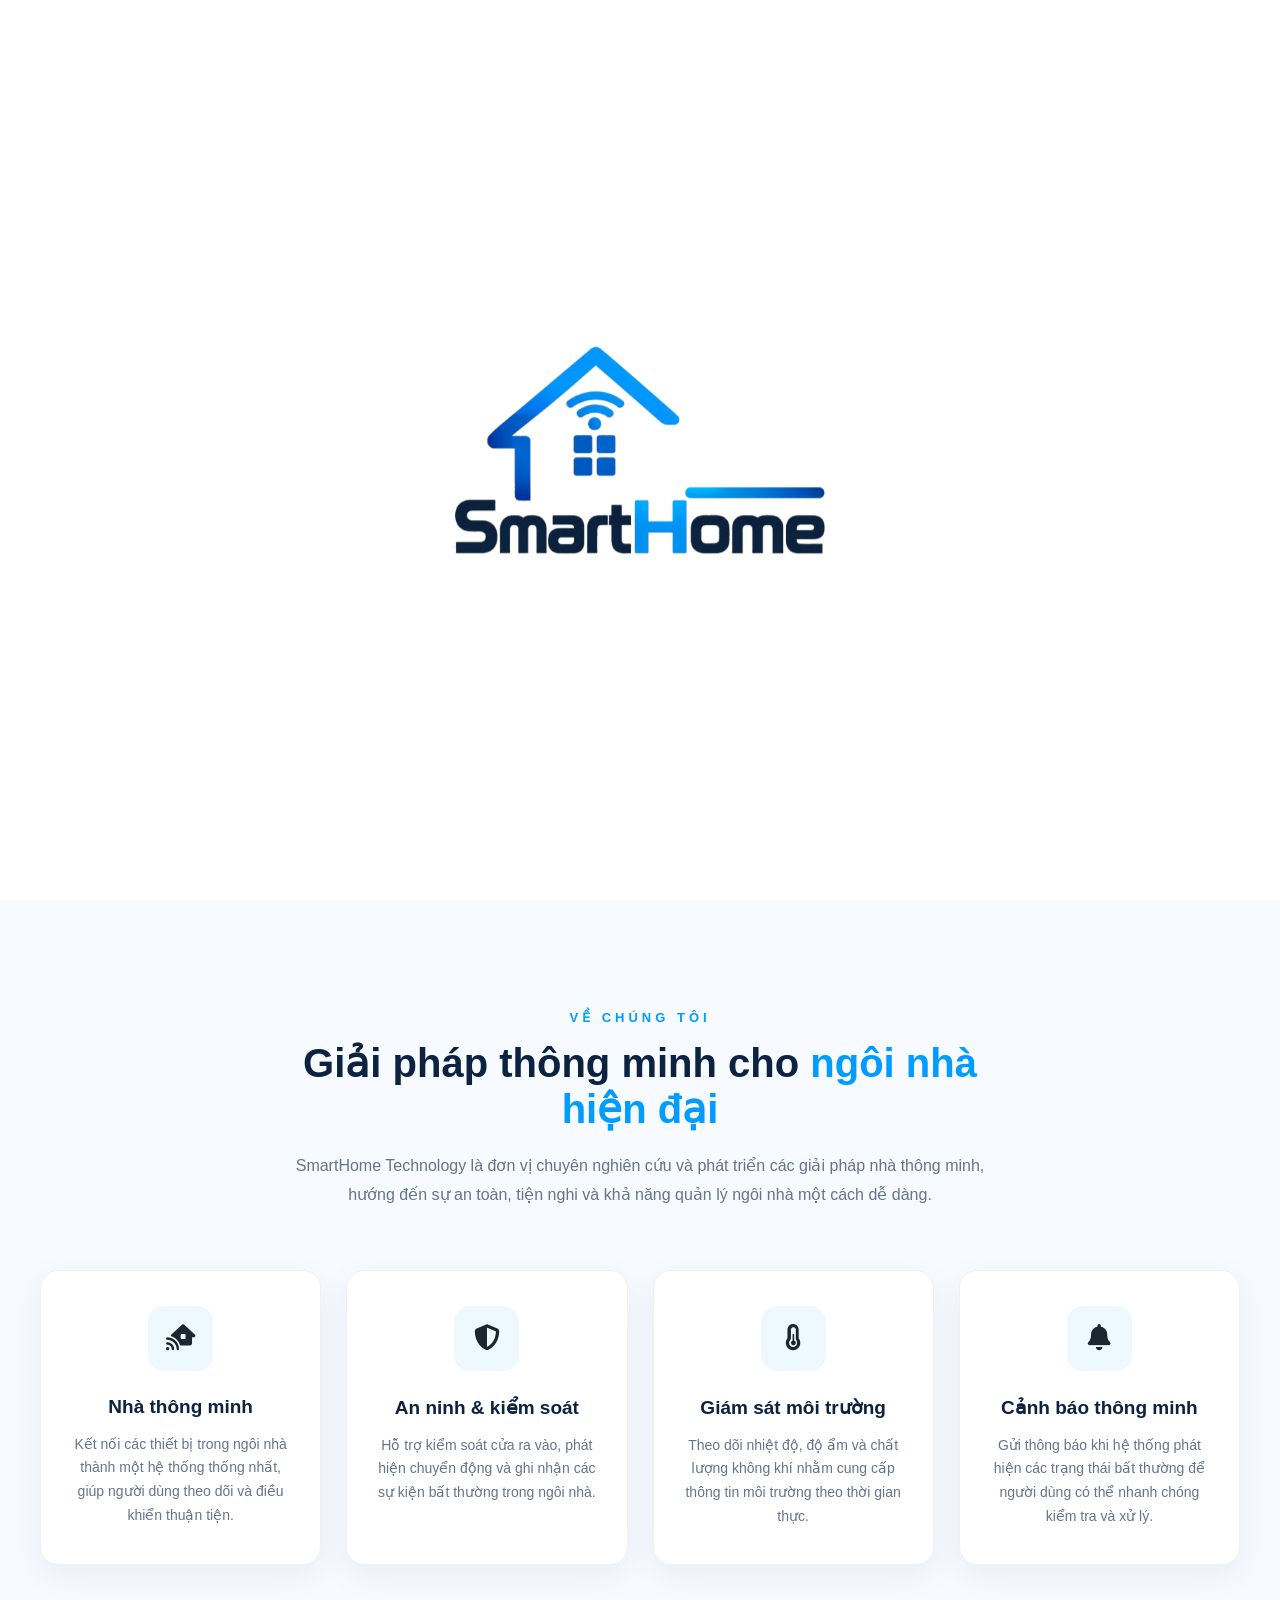
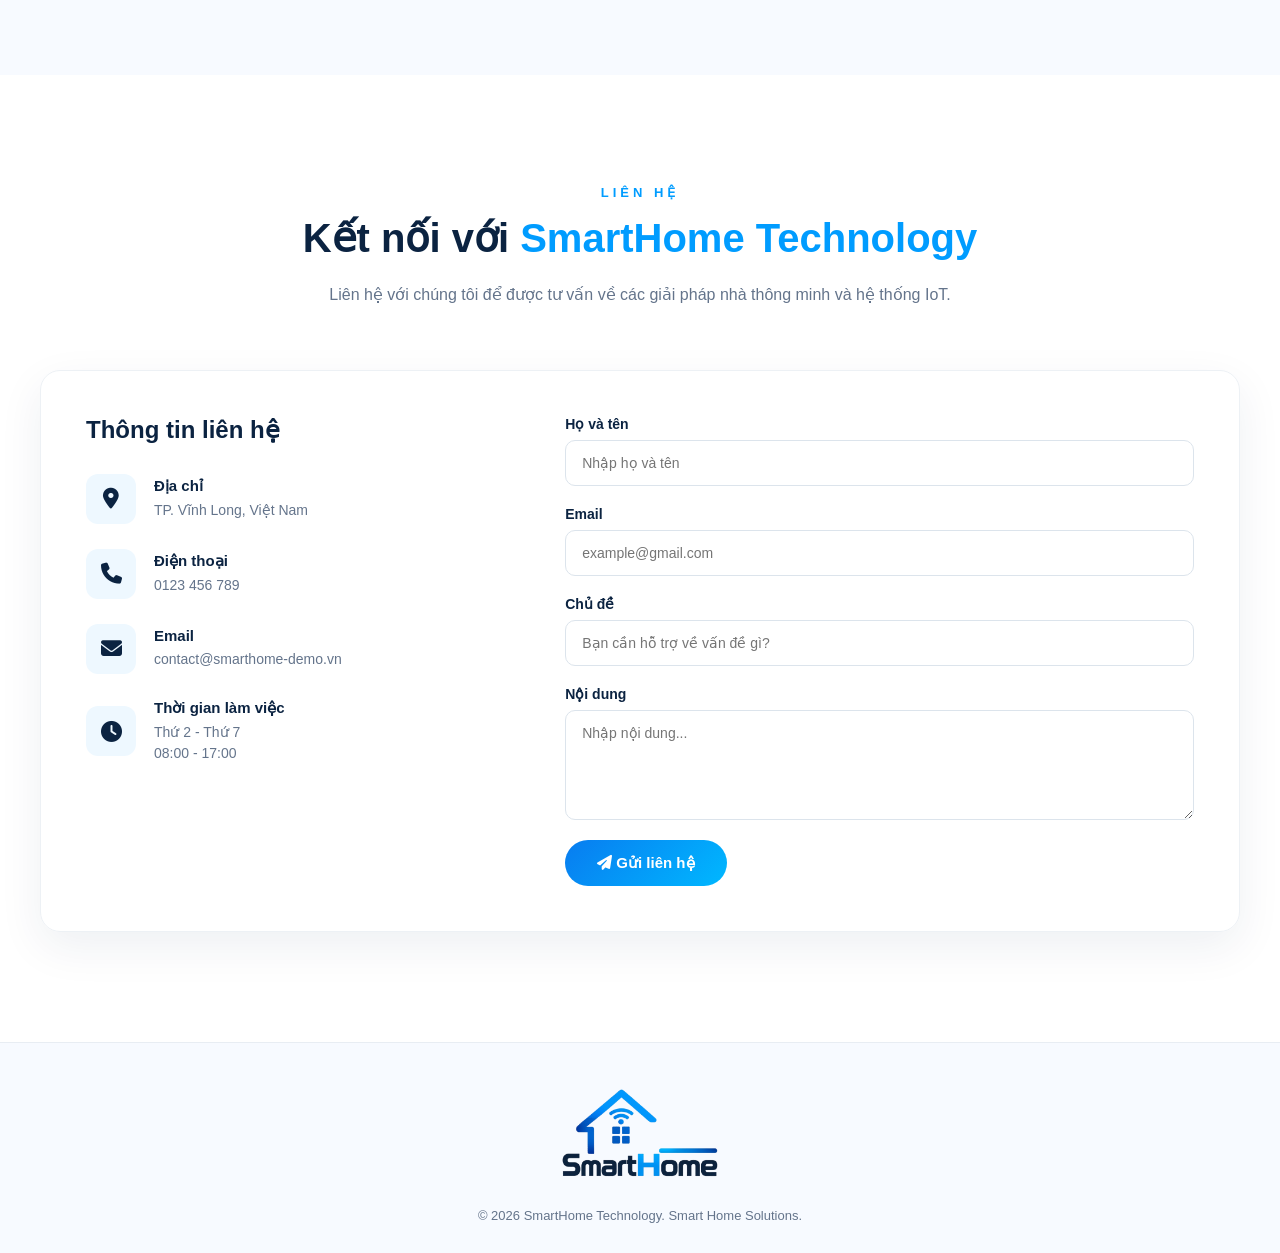
<file: html/index.html>
<!doctype html>
<html lang="vi">
  <head>
    <meta charset="UTF-8" />
    <meta name="viewport" content="width=device-width, initial-scale=1.0" />
    <title>Smart Home</title>
    <!--Favicon-->
    <link
      rel="apple-touch-icon"
      sizes="57x57"
      href="../ico/apple-icon-57x57.png"
    />
    <link
      rel="apple-touch-icon"
      sizes="60x60"
      href="../ico/apple-icon-60x60.png"
    />
    <link
      rel="apple-touch-icon"
      sizes="72x72"
      href="../ico/apple-icon-72x72.png"
    />
    <link
      rel="apple-touch-icon"
      sizes="76x76"
      href="../ico/apple-icon-76x76.png"
    />
    <link
      rel="apple-touch-icon"
      sizes="114x114"
      href="../ico/apple-icon-114x114.png"
    />
    <link
      rel="apple-touch-icon"
      sizes="120x120"
      href="../ico/apple-icon-120x120.png"
    />
    <link
      rel="apple-touch-icon"
      sizes="144x144"
      href="../ico/apple-icon-144x144.png"
    />
    <link
      rel="apple-touch-icon"
      sizes="152x152"
      href="../ico/apple-icon-152x152.png"
    />
    <link
      rel="apple-touch-icon"
      sizes="180x180"
      href="../ico/apple-icon-180x180.png"
    />
    <link
      rel="icon"
      type="image/png"
      sizes="192x192"
      href="../ico/android-icon-192x192.png"
    />
    <link
      rel="icon"
      type="image/png"
      sizes="32x32"
      href="../ico/favicon-32x32.png"
    />
    <link
      rel="icon"
      type="image/png"
      sizes="96x96"
      href="../ico/favicon-96x96.png"
    />
    <link
      rel="icon"
      type="image/png"
      sizes="16x16"
      href="../ico/favicon-16x16.png"
    />
    <link rel="manifest" href="../ico/manifest.json" />
    <meta name="msapplication-TileColor" content="#ffffff" />
    <meta name="msapplication-TileImage" content="./ico/ms-icon-144x144.png" />
    <meta name="theme-color" content="#ffffff" />
    <!--End Favicon-->
    <link rel="stylesheet" href="../css/index.css" />
    <!-- Font Awesome -->
    <link
      rel="stylesheet"
      href="https://cdnjs.cloudflare.com/ajax/libs/font-awesome/6.7.2/css/all.min.css"
    />
  </head>
  <body>
    <!-- =====================================
        LOGO INTRO
    ====================================== -->
    <div class="intro" id="intro">
      <img
        src="../img/logo.png"
        alt="Smart Home"
        class="intro-logo"
        id="introLogo"
      />
    </div>

    <!-- =====================================
        HEADER
    ====================================== -->
    <header class="header" id="header">
      <!-- Logo -->
      <a href="#home" class="header-logo">
        <img src="../img/logo.png" alt="Smart Home" />
      </a>

      <!-- Navigation -->
      <nav class="navbar">
        <a href="#home" class="nav-link"> Trang chủ </a>

        <a href="#about" class="nav-link"> Giới thiệu </a>

        <a href="#contact" class="nav-link"> Liên hệ </a>
      </nav>

      <!-- Đăng nhập -->
      <a href="../html/login.html" class="header-login">
        <i class="fa-solid fa-right-to-bracket"></i>

        <span>Đăng nhập</span>
      </a>
    </header>

    <!-- =====================================
        WELCOME
    ====================================== -->
    <main class="welcome" id="home">
      <div class="welcome-content">
        <p class="small-title">SMART HOME SYSTEM</p>

        <h1>
          Chào mừng đến với

          <span> Smart Home </span>
        </h1>

        <p class="description">
          Hệ thống nhà thông minh giúp bạn theo dõi, quản lý và kiểm soát ngôi
          nhà một cách thuận tiện, hiện đại và an toàn.
        </p>

        <button class="login-btn" id="loginBtn" type="button">Đăng nhập</button>
      </div>
    </main>
    <!-- =====================================
      GIỚI THIỆU
    ====================================== -->

    <section class="about" id="about">
      <div class="section-container">
        <div class="section-heading">
          <p class="section-subtitle">VỀ CHÚNG TÔI</p>

          <h2>
            Giải pháp thông minh cho
            <span>ngôi nhà hiện đại</span>
          </h2>

          <p>
            SmartHome Technology là đơn vị chuyên nghiên cứu và phát triển các
            giải pháp nhà thông minh, hướng đến sự an toàn, tiện nghi và khả
            năng quản lý ngôi nhà một cách dễ dàng.
          </p>
        </div>

        <div class="about-grid">
          <!-- Nhà thông minh -->
          <div class="about-card">
            <div class="about-icon">
              <i class="fa-solid fa-house-signal"></i>
            </div>

            <h3>Nhà thông minh</h3>

            <p>
              Kết nối các thiết bị trong ngôi nhà thành một hệ thống thống nhất,
              giúp người dùng theo dõi và điều khiển thuận tiện.
            </p>
          </div>

          <!-- An ninh & kiểm soát -->
          <div class="about-card">
            <div class="about-icon">
              <i class="fa-solid fa-shield-halved"></i>
            </div>

            <h3>An ninh & kiểm soát</h3>

            <p>
              Hỗ trợ kiểm soát cửa ra vào, phát hiện chuyển động và ghi nhận các
              sự kiện bất thường trong ngôi nhà.
            </p>
          </div>

          <!-- Giám sát môi trường -->
          <div class="about-card">
            <div class="about-icon">
              <i class="fa-solid fa-temperature-half"></i>
            </div>

            <h3>Giám sát môi trường</h3>

            <p>
              Theo dõi nhiệt độ, độ ẩm và chất lượng không khí nhằm cung cấp
              thông tin môi trường theo thời gian thực.
            </p>
          </div>

          <!-- Cảnh báo thông minh -->
          <div class="about-card">
            <div class="about-icon">
              <i class="fa-solid fa-bell"></i>
            </div>

            <h3>Cảnh báo thông minh</h3>

            <p>
              Gửi thông báo khi hệ thống phát hiện các trạng thái bất thường để
              người dùng có thể nhanh chóng kiểm tra và xử lý.
            </p>
          </div>
        </div>
      </div>
    </section>
    <!-- =====================================
      LIÊN HỆ
    ====================================== -->

    <section class="contact" id="contact">
      <div class="section-container">
        <div class="section-heading">
          <p class="section-subtitle">LIÊN HỆ</p>

          <h2>
            Kết nối với
            <span>SmartHome Technology</span>
          </h2>

          <p>
            Liên hệ với chúng tôi để được tư vấn về các giải pháp nhà thông minh
            và hệ thống IoT.
          </p>
        </div>

        <div class="contact-wrapper">
          <!-- THÔNG TIN LIÊN HỆ -->

          <div class="contact-info">
            <h3>Thông tin liên hệ</h3>

            <div class="contact-item">
              <div class="contact-icon">
                <i class="fa-solid fa-location-dot"></i>
              </div>

              <div>
                <h4>Địa chỉ</h4>
                <p>TP. Vĩnh Long, Việt Nam</p>
              </div>
            </div>

            <div class="contact-item">
              <div class="contact-icon">
                <i class="fa-solid fa-phone"></i>
              </div>

              <div>
                <h4>Điện thoại</h4>
                <p>0123 456 789</p>
              </div>
            </div>

            <div class="contact-item">
              <div class="contact-icon">
                <i class="fa-solid fa-envelope"></i>
              </div>

              <div>
                <h4>Email</h4>
                <p>contact@smarthome-demo.vn</p>
              </div>
            </div>

            <div class="contact-item">
              <div class="contact-icon">
                <i class="fa-solid fa-clock"></i>
              </div>

              <div>
                <h4>Thời gian làm việc</h4>

                <p>
                  Thứ 2 - Thứ 7<br />
                  08:00 - 17:00
                </p>
              </div>
            </div>
          </div>

          <!-- FORM LIÊN HỆ -->

          <form class="contact-form">
            <div class="form-group">
              <label for="fullname"> Họ và tên </label>

              <input type="text" id="fullname" placeholder="Nhập họ và tên" />
            </div>

            <div class="form-group">
              <label for="email"> Email </label>

              <input type="email" id="email" placeholder="example@gmail.com" />
            </div>

            <div class="form-group">
              <label for="subject"> Chủ đề </label>

              <input
                type="text"
                id="subject"
                placeholder="Bạn cần hỗ trợ về vấn đề gì?"
              />
            </div>

            <div class="form-group">
              <label for="message"> Nội dung </label>

              <textarea
                id="message"
                rows="5"
                placeholder="Nhập nội dung..."
              ></textarea>
            </div>

            <button type="submit" class="send-btn">
              <i class="fa-solid fa-paper-plane"></i>

              <span>Gửi liên hệ</span>
            </button>
          </form>
        </div>
      </div>
    </section>

    <!-- =====================================
      FOOTER
    ====================================== -->

    <footer class="footer">
      <img src="../img/logo.png" alt="Smart Home" />

      <p>© 2026 SmartHome Technology. Smart Home Solutions.</p>
    </footer>
    <!-- JavaScript -->
    <script src="../js/index.js"></script>
  </body>
</html>
</file>
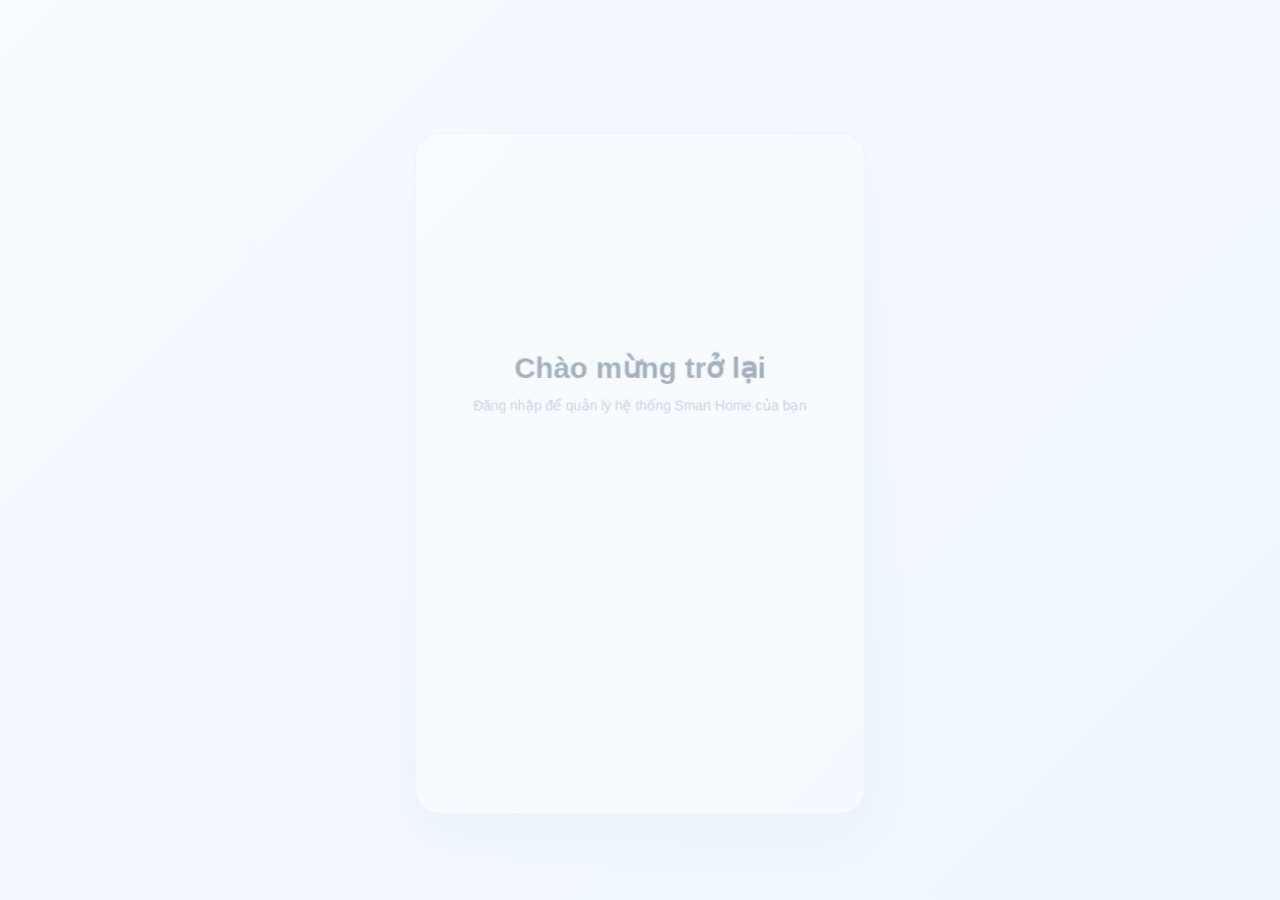
<file: html/admin.html>
<!doctype html>
<html lang="vi">
  <head>
    <meta charset="UTF-8" />

    <meta name="viewport" content="width=device-width, initial-scale=1.0" />

    <title>SmartHome | Quản lý người dùng</title>

    <!--Favicon-->
    <link
      rel="apple-touch-icon"
      sizes="57x57"
      href="../ico/apple-icon-57x57.png"
    />
    <link
      rel="apple-touch-icon"
      sizes="60x60"
      href="../ico/apple-icon-60x60.png"
    />
    <link
      rel="apple-touch-icon"
      sizes="72x72"
      href="../ico/apple-icon-72x72.png"
    />
    <link
      rel="apple-touch-icon"
      sizes="76x76"
      href="../ico/apple-icon-76x76.png"
    />
    <link
      rel="apple-touch-icon"
      sizes="114x114"
      href="../ico/apple-icon-114x114.png"
    />
    <link
      rel="apple-touch-icon"
      sizes="120x120"
      href="../ico/apple-icon-120x120.png"
    />
    <link
      rel="apple-touch-icon"
      sizes="144x144"
      href="../ico/apple-icon-144x144.png"
    />
    <link
      rel="apple-touch-icon"
      sizes="152x152"
      href="../ico/apple-icon-152x152.png"
    />
    <link
      rel="apple-touch-icon"
      sizes="180x180"
      href="../ico/apple-icon-180x180.png"
    />
    <link
      rel="icon"
      type="image/png"
      sizes="192x192"
      href="../ico/android-icon-192x192.png"
    />
    <link
      rel="icon"
      type="image/png"
      sizes="32x32"
      href="../ico/favicon-32x32.png"
    />
    <link
      rel="icon"
      type="image/png"
      sizes="96x96"
      href="../ico/favicon-96x96.png"
    />
    <link
      rel="icon"
      type="image/png"
      sizes="16x16"
      href="../ico/favicon-16x16.png"
    />
    <link rel="manifest" href="../ico/manifest.json" />
    <meta name="msapplication-TileColor" content="#ffffff" />
    <meta name="msapplication-TileImage" content="./ico/ms-icon-144x144.png" />
    <meta name="theme-color" content="#ffffff" />
    <!--End Favicon-->

    <!-- FONT AWESOME -->
    <link
      rel="stylesheet"
      href="https://cdnjs.cloudflare.com/ajax/libs/font-awesome/6.7.2/css/all.min.css"
    />

    <!-- ADMIN COMPONENTS -->
    <link
      rel="stylesheet"
      href="../components/admin-sidebar/admin-sidebar.css"
    />

    <link rel="stylesheet" href="../components/admin-topbar/admin-topbar.css" />

    <!-- NOTIFICATION -->
    <link rel="stylesheet" href="../components/notification/notification.css" />

    <!-- PAGE -->
    <link rel="stylesheet" href="../css/admin.css" />
  </head>

  <body data-auth="admin">
    <!-- ======================================
       ADMIN SIDEBAR
  ======================================= -->

    <div id="adminSidebarContainer"></div>

    <!-- ======================================
       MAIN
  ======================================= -->

    <main class="admin-main">
      <!-- TOPBAR -->
      <div id="adminTopbarContainer"></div>

      <!-- ====================================
         PAGE CONTENT
    ===================================== -->

      <section class="admin-content">
        <!-- PAGE HEADER -->

        <div class="admin-page-header">
          <div>
            <span class="admin-page-label">
              <i class="fa-solid fa-users-gear"></i>

              QUẢN LÝ TÀI KHOẢN
            </span>

            <h2>Người dùng</h2>

            <p>Quản lý các tài khoản được phép truy cập hệ thống SmartHome.</p>
          </div>

          <button class="admin-primary-button" id="addUserButton" type="button">
            <i class="fa-solid fa-user-plus"></i>

            <span> Thêm người dùng </span>
          </button>
        </div>

        <!-- ==================================
           STATISTICS
      =================================== -->

        <div class="admin-statistics">
          <!-- TOTAL -->

          <article class="admin-stat-card">
            <div class="admin-stat-icon blue">
              <i class="fa-solid fa-users"></i>
            </div>

            <div>
              <span> Tổng người dùng </span>

              <strong id="totalUsers"> 0 </strong>
            </div>
          </article>

          <!-- ACTIVE -->

          <article class="admin-stat-card">
            <div class="admin-stat-icon green">
              <i class="fa-solid fa-user-check"></i>
            </div>

            <div>
              <span> Đang hoạt động </span>

              <strong id="activeUsers"> 0 </strong>
            </div>
          </article>

          <!-- LOCKED -->

          <article class="admin-stat-card">
            <div class="admin-stat-icon red">
              <i class="fa-solid fa-user-lock"></i>
            </div>

            <div>
              <span> Đã khóa </span>

              <strong id="lockedUsers"> 0 </strong>
            </div>
          </article>
        </div>

        <!-- ==================================
           USER LIST
      =================================== -->

        <section class="admin-user-panel">
          <!-- TOOLBAR -->

          <div class="admin-user-toolbar">
            <!-- SEARCH -->

            <div class="admin-search-box">
              <i class="fa-solid fa-magnifying-glass"></i>

              <input
                id="userSearch"
                type="search"
                placeholder="Tìm theo họ tên hoặc email..."
                autocomplete="off"
              />
            </div>

            <!-- FILTER -->

            <div class="admin-filter">
              <i class="fa-solid fa-filter"></i>

              <select id="statusFilter">
                <option value="all">Tất cả trạng thái</option>

                <option value="hoat_dong">Hoạt động</option>

                <option value="khoa">Đã khóa</option>
              </select>
            </div>
          </div>

          <!-- TABLE -->

          <div class="admin-table-wrapper">
            <table class="admin-user-table">
              <thead>
                <tr>
                  <th>Người dùng</th>

                  <th>Email</th>

                  <th>Vai trò</th>

                  <th>Trạng thái</th>

                  <th>Ngày tạo</th>

                  <th>Đăng nhập cuối</th>

                  <th class="admin-action-column">Thao tác</th>
                </tr>
              </thead>

              <tbody id="userTableBody">
                <!-- JS RENDER -->
              </tbody>
            </table>

            <!-- EMPTY -->

            <div class="admin-empty-state" id="emptyState">
              <div class="admin-empty-icon">
                <i class="fa-solid fa-users-slash"></i>
              </div>

              <strong> Không tìm thấy người dùng </strong>

              <span> Hãy thử thay đổi từ khóa hoặc trạng thái tìm kiếm. </span>
            </div>
          </div>
        </section>
      </section>
    </main>

    <!-- ======================================
       ADD / EDIT USER MODAL
  ======================================= -->

    <div class="admin-modal-overlay" id="userModal">
      <section class="admin-modal">
        <!-- HEADER -->

        <div class="admin-modal-header">
          <div>
            <span> SMART HOME ADMIN </span>

            <h3 id="userModalTitle">Thêm người dùng</h3>
          </div>

          <button
            class="admin-modal-close"
            id="closeUserModal"
            type="button"
            aria-label="Đóng"
          >
            <i class="fa-solid fa-xmark"></i>
          </button>
        </div>

        <!-- FORM -->

        <form id="userForm">
          <input type="hidden" id="editUserId" />

          <!-- NAME -->

          <div class="admin-form-field">
            <label for="fullName"> Họ và tên </label>

            <div class="admin-form-input">
              <i class="fa-solid fa-user"></i>

              <input
                id="fullName"
                type="text"
                placeholder="Nhập họ và tên"
                required
              />
            </div>
          </div>

          <!-- EMAIL -->

          <div class="admin-form-field">
            <label for="email"> Email đăng nhập </label>

            <div class="admin-form-input">
              <i class="fa-solid fa-envelope"></i>

              <input
                id="email"
                type="email"
                placeholder="example@gmail.com"
                required
              />
            </div>
          </div>

          <!--quyen-->
          <div class="admin-form-field">
            <label for="userRole"> Quyền tài khoản </label>

            <div class="admin-select-wrapper">
              <i class="fa-solid fa-user-shield role-icon"></i>

              <select id="userRole" name="role">
                <option value="nguoi_dung">Người dùng</option>

                <option value="admin">Quản trị viên</option>
              </select>

              <i class="fa-solid fa-chevron-down select-arrow"></i>
            </div>
          </div>

          <!-- PASSWORD -->

          <div class="admin-form-field" id="passwordField">
            <label for="newPassword"> Mật khẩu </label>

            <div class="admin-form-input">
              <i class="fa-solid fa-lock"></i>

              <input
                id="newPassword"
                type="password"
                placeholder="Tối thiểu 6 ký tự"
              />

              <button
                class="admin-password-toggle"
                id="toggleNewPassword"
                type="button"
                aria-label="Hiện mật khẩu"
              >
                <i class="fa-solid fa-eye" id="newPasswordEye"></i>
              </button>
            </div>
          </div>

          <!-- NOTE -->

          <div class="admin-form-note" id="passwordNote">
            <i class="fa-solid fa-circle-info"></i>

            <span>
              Người dùng sẽ sử dụng email và mật khẩu này để đăng nhập.
            </span>
          </div>

          <!-- BUTTONS -->

          <div class="admin-modal-actions">
            <button
              class="admin-secondary-button"
              id="cancelUserButton"
              type="button"
            >
              Hủy
            </button>

            <button class="admin-primary-button" type="submit">
              <i class="fa-solid fa-floppy-disk"></i>

              <span id="saveUserText"> Thêm người dùng </span>
            </button>
          </div>
        </form>
      </section>
    </div>

    <!-- ======================================
       CONFIRM MODAL
  ======================================= -->

    <div class="admin-modal-overlay" id="confirmModal">
      <section class="admin-modal admin-confirm-modal">
        <div class="admin-confirm-icon" id="confirmIcon">
          <i class="fa-solid fa-triangle-exclamation"></i>
        </div>

        <h3 id="confirmTitle">Xác nhận thao tác</h3>

        <p id="confirmMessage"></p>

        <div class="admin-modal-actions center">
          <button
            class="admin-secondary-button"
            id="cancelConfirmButton"
            type="button"
          >
            Hủy
          </button>

          <button
            class="admin-danger-button"
            id="confirmActionButton"
            type="button"
          >
            Xác nhận
          </button>
        </div>
      </section>
    </div>

    <!-- ======================================
       RESET PASSWORD MODAL
  ======================================= -->

    <div class="admin-modal-overlay" id="resetPasswordModal">
      <section class="admin-modal admin-small-modal">
        <div class="admin-modal-header">
          <div>
            <span> BẢO MẬT </span>

            <h3>Đặt lại mật khẩu</h3>
          </div>

          <button
            class="admin-modal-close"
            id="closeResetPassword"
            type="button"
          >
            <i class="fa-solid fa-xmark"></i>
          </button>
        </div>

        <p class="admin-reset-user">
          Tài khoản:

          <strong id="resetPasswordEmail"></strong>
        </p>

        <div class="admin-form-field">
          <label for="resetPasswordInput"> Mật khẩu mới </label>

          <div class="admin-form-input">
            <i class="fa-solid fa-key"></i>

            <input
              id="resetPasswordInput"
              type="password"
              placeholder="Tối thiểu 6 ký tự"
            />
          </div>
        </div>

        <div class="admin-modal-actions">
          <button
            class="admin-secondary-button"
            id="cancelResetPassword"
            type="button"
          >
            Hủy
          </button>

          <button
            class="admin-primary-button"
            id="saveResetPassword"
            type="button"
          >
            <i class="fa-solid fa-key"></i>

            Đặt lại mật khẩu
          </button>
        </div>
      </section>
    </div>

    <!-- ======================================
       SCRIPTS
  ======================================= -->

    <script src="../components/admin-sidebar/admin-sidebar.js"></script>

    <script src="../components/admin-topbar/admin-topbar.js"></script>

    <script src="../components/notification/notification.js"></script>

    <script src="../js/auth.js"></script>

    <script src="../js/admin.js"></script>
  </body>
</html>
</file>
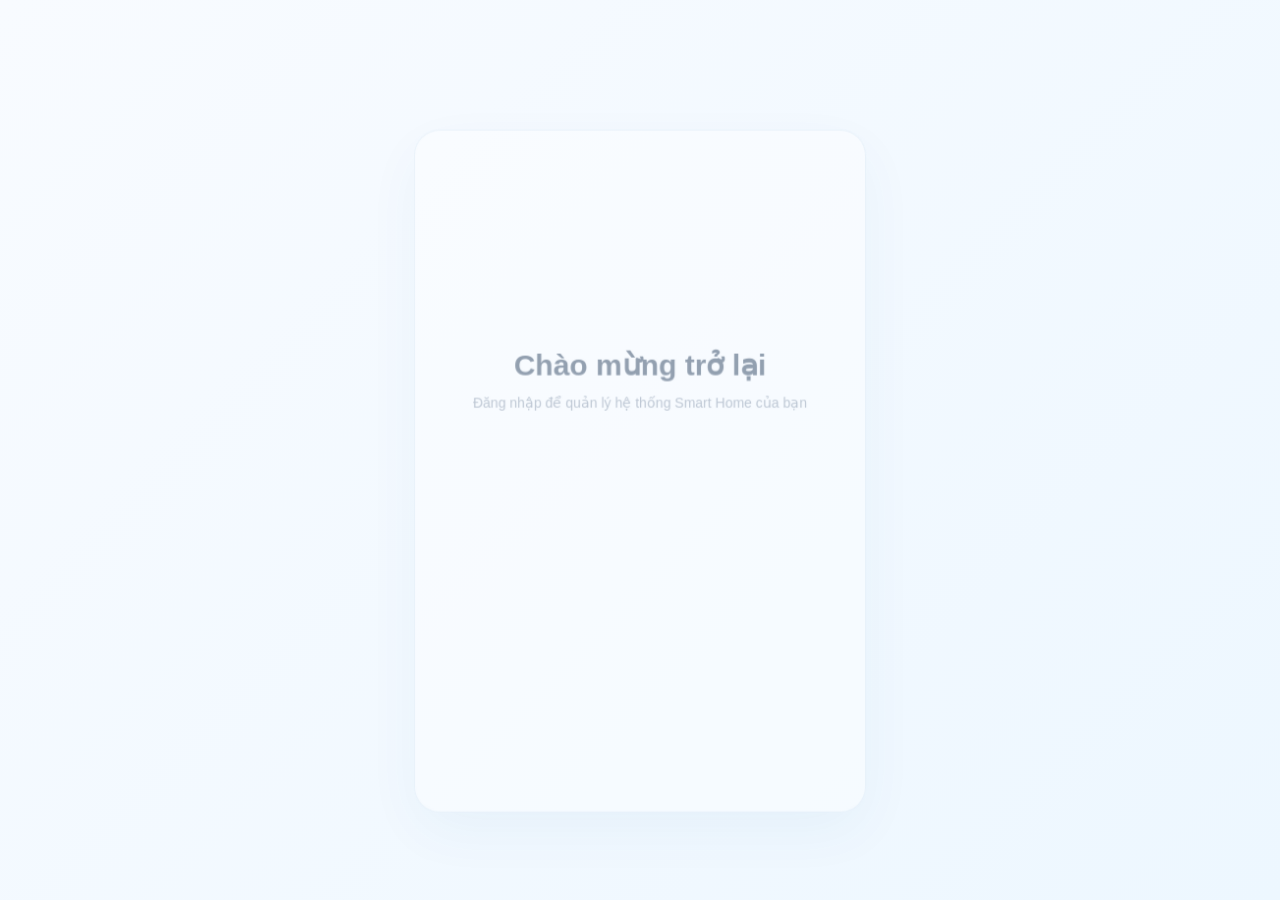
<file: html/alerts.html>
<!doctype html>

<html lang="vi">
  <head>
    <meta charset="UTF-8" />

    <meta name="viewport" content="width=device-width, initial-scale=1.0" />

    <title>Smart Home | Cảnh báo</title>

    <link
      rel="icon"
      type="image/png"
      sizes="32x32"
      href="../ico/favicon-32x32.png"
    />

    <link
      rel="stylesheet"
      href="https://cdnjs.cloudflare.com/ajax/libs/font-awesome/6.6.0/css/all.min.css"
    />

    <link rel="stylesheet" href="../components/sidebar/sidebar.css" />
    <link rel="stylesheet" href="../components/topbar/topbar.css" />
    <link rel="stylesheet" href="../components/notification/notification.css" />
    <link rel="stylesheet" href="../css/alerts.css" />
  </head>

  <body data-auth="user">
    <div class="dashboard-layout">
      <div id="sidebarContainer"></div>

      <main class="main-content">
        <div id="topbarContainer"></div>

        <section class="alerts-content">
          <!-- =====================================

             OVERVIEW

        ====================================== -->

          <div class="alerts-overview">
            <div>
              <p class="section-label">SECURITY & ALERTS</p>

              <h2>
                Trung tâm

                <span>cảnh báo</span>
              </h2>

              <p class="overview-description">
                Theo dõi, tìm kiếm và quản lý các cảnh báo trong hệ thống Smart
                Home.
              </p>
            </div>

            <div class="monitor-status">
              <div class="monitor-icon">
                <i class="fa-solid fa-shield-halved"></i>
              </div>

              <div>
                <strong>Đang giám sát</strong>

                <span>Hệ thống hoạt động</span>
              </div>
            </div>
          </div>

          <!-- =====================================

             STATISTICS

        ====================================== -->

          <div class="statistics-grid">
            <div class="stat-card">
              <div class="stat-icon total">
                <i class="fa-solid fa-bell"></i>
              </div>

              <div>
                <span>Tổng cảnh báo</span>

                <strong id="totalAlerts">0</strong>
              </div>
            </div>

            <div class="stat-card">
              <div class="stat-icon danger">
                <i class="fa-solid fa-circle-exclamation"></i>
              </div>

              <div>
                <span>Nguy hiểm</span>

                <strong id="dangerAlerts">0</strong>
              </div>
            </div>

            <div class="stat-card">
              <div class="stat-icon unresolved">
                <i class="fa-solid fa-clock"></i>
              </div>

              <div>
                <span>Chưa xử lý</span>

                <strong id="unresolvedAlerts">0</strong>
              </div>
            </div>

            <div class="stat-card">
              <div class="stat-icon resolved">
                <i class="fa-solid fa-circle-check"></i>
              </div>

              <div>
                <span>Đã xử lý</span>

                <strong id="resolvedAlerts">0</strong>
              </div>
            </div>
          </div>

          <!-- =====================================

             ALERT SOURCES

        ====================================== -->

          <div class="source-section">
            <div class="section-header">
              <div>
                <p class="section-label">PHÂN LOẠI</p>

                <h3>Cảnh báo theo cảm biến</h3>

                <p>Chọn nguồn để xem riêng các cảnh báo cần tìm.</p>
              </div>

              <button
                class="show-all-button active"
                id="showAllSources"
                type="button"
              >
                <i class="fa-solid fa-layer-group"></i>

                Tất cả
              </button>
            </div>

            <div class="source-grid">
              <!-- TEMPERATURE -->

              <button
                class="source-card"
                type="button"
                data-source="temperature"
              >
                <div class="source-top">
                  <div class="source-icon temperature">
                    <i class="fa-solid fa-temperature-half"></i>
                  </div>

                  <i class="fa-solid fa-arrow-right source-arrow"></i>
                </div>

                <div class="source-info">
                  <h4>Nhiệt độ</h4>

                  <span>DHT11 / DHT22</span>
                </div>

                <div class="source-stat">
                  <div>
                    <strong id="temperatureTotal">0</strong>

                    <span>Cảnh báo</span>
                  </div>

                  <div>
                    <strong id="temperaturePending">0</strong>

                    <span>Chưa xử lý</span>
                  </div>
                </div>
              </button>

              <!-- HUMIDITY -->

              <button class="source-card" type="button" data-source="humidity">
                <div class="source-top">
                  <div class="source-icon humidity">
                    <i class="fa-solid fa-droplet"></i>
                  </div>

                  <i class="fa-solid fa-arrow-right source-arrow"></i>
                </div>

                <div class="source-info">
                  <h4>Độ ẩm</h4>

                  <span>DHT11 / DHT22</span>
                </div>

                <div class="source-stat">
                  <div>
                    <strong id="humidityTotal">0</strong>

                    <span>Cảnh báo</span>
                  </div>

                  <div>
                    <strong id="humidityPending">0</strong>

                    <span>Chưa xử lý</span>
                  </div>
                </div>
              </button>

              <!-- AIR -->

              <button class="source-card" type="button" data-source="air">
                <div class="source-top">
                  <div class="source-icon air">
                    <i class="fa-solid fa-wind"></i>
                  </div>

                  <i class="fa-solid fa-arrow-right source-arrow"></i>
                </div>

                <div class="source-info">
                  <h4>Không khí</h4>

                  <span>MQ-135</span>
                </div>

                <div class="source-stat">
                  <div>
                    <strong id="airTotal">0</strong>

                    <span>Cảnh báo</span>
                  </div>

                  <div>
                    <strong id="airPending">0</strong>

                    <span>Chưa xử lý</span>
                  </div>
                </div>
              </button>

              <!-- MOTION -->

              <button class="source-card" type="button" data-source="motion">
                <div class="source-top">
                  <div class="source-icon motion">
                    <i class="fa-solid fa-person-walking"></i>
                  </div>

                  <i class="fa-solid fa-arrow-right source-arrow"></i>
                </div>

                <div class="source-info">
                  <h4>Chuyển động</h4>

                  <span>PIR Sensor</span>
                </div>

                <div class="source-stat">
                  <div>
                    <strong id="motionTotal">0</strong>

                    <span>Cảnh báo</span>
                  </div>

                  <div>
                    <strong id="motionPending">0</strong>

                    <span>Chưa xử lý</span>
                  </div>
                </div>
              </button>

              <!-- DOOR -->

              <button class="source-card" type="button" data-source="door">
                <div class="source-top">
                  <div class="source-icon door">
                    <i class="fa-solid fa-door-closed"></i>
                  </div>

                  <i class="fa-solid fa-arrow-right source-arrow"></i>
                </div>

                <div class="source-info">
                  <h4>Cửa & RFID</h4>

                  <span>Access Control</span>
                </div>

                <div class="source-stat">
                  <div>
                    <strong id="doorTotal">0</strong>

                    <span>Cảnh báo</span>
                  </div>

                  <div>
                    <strong id="doorPending">0</strong>

                    <span>Chưa xử lý</span>
                  </div>
                </div>
              </button>
            </div>
          </div>

          <!-- =====================================

                ALERT HISTORY

            ====================================== -->

          <div class="history-panel">
            <div class="history-header">
              <div>
                <p class="section-label">LỊCH SỬ</p>

                <div class="history-title-row">
                  <h3 id="historyTitle">Tất cả cảnh báo</h3>

                  <span class="source-filter-badge" id="sourceFilterBadge">
                    Tất cả nguồn
                  </span>
                </div>
              </div>

              <button
                class="clear-filter-button"
                id="clearFilterButton"
                type="button"
              >
                <i class="fa-solid fa-rotate-left"></i>

                Đặt lại bộ lọc
              </button>
            </div>

            <!-- FILTERS -->

            <div class="filter-panel">
              <div class="filter-group">
                <label for="levelFilter"> Mức độ </label>

                <div class="select-wrapper">
                  <i class="fa-solid fa-triangle-exclamation"></i>

                  <select id="levelFilter">
                    <option value="all">Tất cả mức độ</option>

                    <option value="danger">Nguy hiểm</option>

                    <option value="warning">Cảnh báo</option>

                    <option value="info">Thông tin</option>
                  </select>
                </div>
              </div>

              <div class="filter-group">
                <label for="statusFilter"> Trạng thái </label>

                <div class="select-wrapper">
                  <i class="fa-solid fa-list-check"></i>

                  <select id="statusFilter">
                    <option value="all">Tất cả trạng thái</option>

                    <option value="pending">Chưa xử lý</option>

                    <option value="resolved">Đã xử lý</option>
                  </select>
                </div>
              </div>

              <div class="filter-group">
                <label for="fromDate"> Từ ngày </label>

                <input type="date" id="fromDate" />
              </div>

              <div class="filter-group">
                <label for="toDate"> Đến ngày </label>

                <input type="date" id="toDate" />
              </div>
            </div>

            <!-- RESULT INFO -->

            <div class="result-toolbar">
              <span id="resultCount"> 0 cảnh báo </span>

              <span class="result-hint">
                <i class="fa-solid fa-filter"></i>

                Kết quả được cập nhật tự động
              </span>
            </div>

            <!-- LIST -->

            <div class="alert-list" id="alertList"></div>

            <!-- EMPTY -->

            <div class="empty-state" id="emptyState">
              <div class="empty-icon">
                <i class="fa-solid fa-magnifying-glass"></i>
              </div>

              <strong> Không tìm thấy cảnh báo </strong>

              <p>Hãy thay đổi nguồn cảnh báo hoặc điều kiện lọc.</p>
            </div>
          </div>
        </section>

        <!-- =====================================

     ALERT DETAIL MODAL

\====================================== -->

        <div
          class="alert-detail-overlay"
          id="alertDetailModal"
          aria-hidden="true"
        >
          <div class="alert-detail-modal">
            <!-- HEADER -->

            <div class="detail-modal-header">
              <div class="detail-modal-title">
                <div class="detail-main-icon" id="detailMainIcon">
                  <i class="fa-solid fa-bell"></i>
                </div>

                <div>
                  <span>CHI TIẾT CẢNH BÁO</span>

                  <h3 id="detailTitle">Cảnh báo</h3>
                </div>
              </div>

              <button
                class="detail-close-button"
                id="closeDetailModal"
                type="button"
                aria-label="Đóng"
              >
                <i class="fa-solid fa-xmark"></i>
              </button>
            </div>

            <!-- STATUS -->

            <div class="detail-status-row">
              <span class="detail-level" id="detailLevel"> Cảnh báo </span>

              <span class="detail-status" id="detailStatus"> Chưa xử lý </span>
            </div>

            <!-- DESCRIPTION -->

            <div class="detail-description">
              <p id="detailMessage">Nội dung cảnh báo</p>
            </div>

            <!-- SENSOR INFORMATION -->

            <div class="detail-section">
              <div class="detail-section-title">
                <i class="fa-solid fa-microchip"></i>

                <span> Thông tin cảm biến </span>
              </div>

              <div class="detail-info-grid">
                <div class="detail-info-item">
                  <span>Cảm biến</span>

                  <strong id="detailSensor"> -- </strong>
                </div>

                <div class="detail-info-item">
                  <span>Loại cảm biến</span>

                  <strong id="detailSensorType"> -- </strong>
                </div>

                <div class="detail-info-item">
                  <span>Vị trí</span>

                  <strong id="detailLocation"> -- </strong>
                </div>

                <div class="detail-info-item">
                  <span>Giá trị cảnh báo</span>

                  <strong id="detailValue"> -- </strong>
                </div>
              </div>
            </div>

            <!-- TIME -->

            <div class="detail-section">
              <div class="detail-section-title">
                <i class="fa-regular fa-clock"></i>

                <span> Thời gian cảnh báo </span>
              </div>

              <div class="alert-time-line">
                <!-- START -->

                <div class="time-point">
                  <div class="time-dot start">
                    <i class="fa-solid fa-bell"></i>
                  </div>

                  <div class="time-content">
                    <span> Bắt đầu cảnh báo </span>

                    <strong id="detailStartTime"> -- </strong>
                  </div>
                </div>

                <!-- LINE -->

                <div class="time-duration">
                  <div class="duration-line"></div>

                  <div class="duration-value">
                    <i class="fa-regular fa-hourglass-half"></i>

                    <span id="detailDuration"> -- </span>
                  </div>
                </div>

                <!-- END -->

                <div class="time-point">
                  <div class="time-dot end">
                    <i class="fa-solid fa-check"></i>
                  </div>

                  <div class="time-content">
                    <span> Kết thúc cảnh báo </span>

                    <strong id="detailEndTime"> -- </strong>
                  </div>
                </div>
              </div>
            </div>

            <!-- FOOTER -->

            <div class="detail-modal-footer">
              <button
                class="detail-close-footer"
                id="closeDetailFooter"
                type="button"
              >
                Đóng
              </button>
            </div>
          </div>
        </div>
      </main>
    </div>
    <script src="../components/sidebar/sidebar.js"></script>
    <script src="../components/topbar/topbar.js"></script>
    <script src="../components/notification/notification.js"></script>
    <script src="../js/auth.js"></script>
    <script src="../js/alerts.js"></script>
  </body>
</html>
</file>
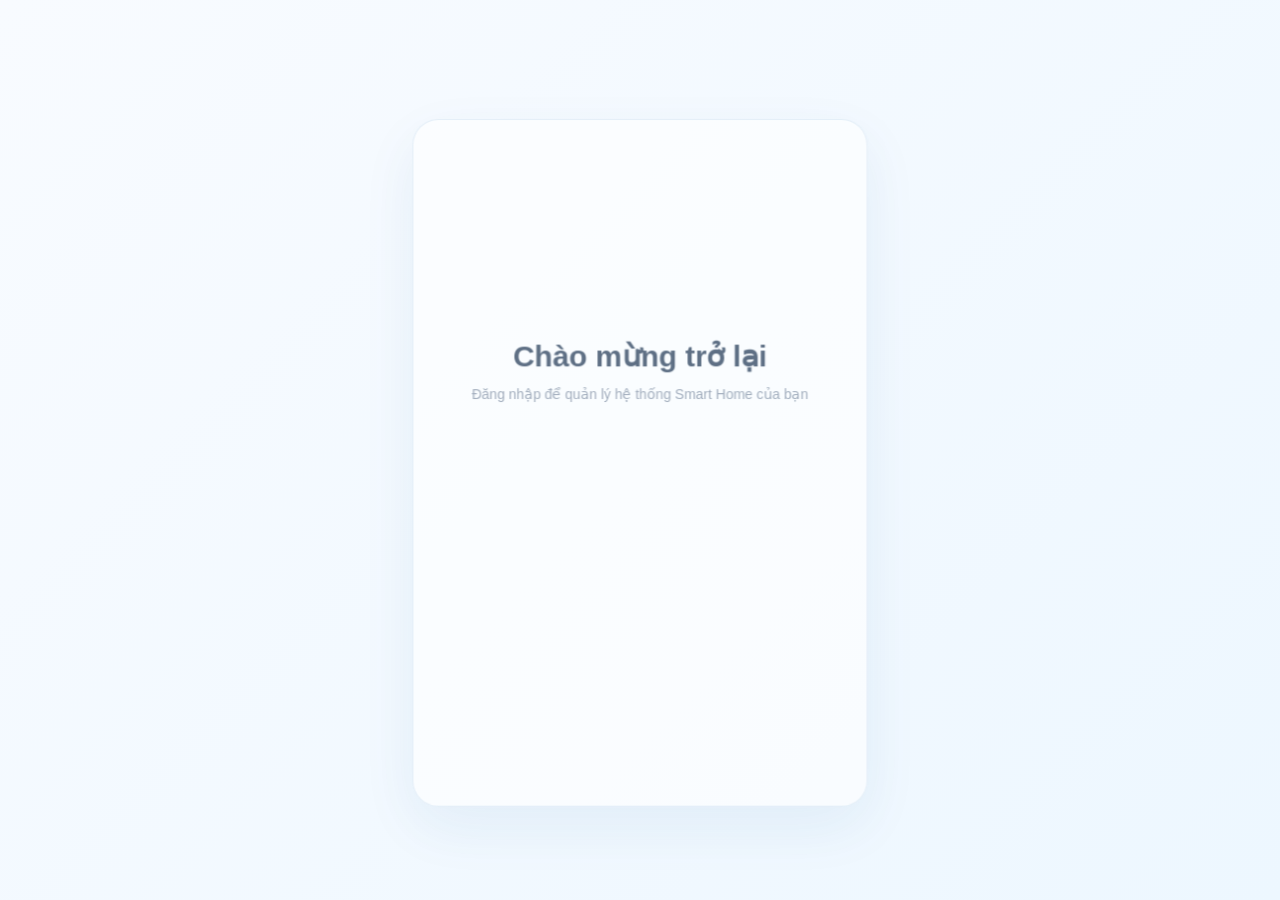
<file: html/dashboard.html>
<!doctype html>

<html lang="vi">
  <head>
    <meta charset="UTF-8" />

    <meta name="viewport" content="width=device-width, initial-scale=1.0" />

    <title>Smart Home | Dashboard</title>

    <!-- =====================================
       FAVICON
  ====================================== -->

    <link
      rel="apple-touch-icon"
      sizes="57x57"
      href="../ico/apple-icon-57x57.png"
    />

    <link
      rel="apple-touch-icon"
      sizes="60x60"
      href="../ico/apple-icon-60x60.png"
    />

    <link
      rel="apple-touch-icon"
      sizes="72x72"
      href="../ico/apple-icon-72x72.png"
    />

    <link
      rel="apple-touch-icon"
      sizes="76x76"
      href="../ico/apple-icon-76x76.png"
    />

    <link
      rel="apple-touch-icon"
      sizes="114x114"
      href="../ico/apple-icon-114x114.png"
    />

    <link
      rel="apple-touch-icon"
      sizes="120x120"
      href="../ico/apple-icon-120x120.png"
    />

    <link
      rel="apple-touch-icon"
      sizes="144x144"
      href="../ico/apple-icon-144x144.png"
    />

    <link
      rel="apple-touch-icon"
      sizes="152x152"
      href="../ico/apple-icon-152x152.png"
    />

    <link
      rel="apple-touch-icon"
      sizes="180x180"
      href="../ico/apple-icon-180x180.png"
    />

    <link
      rel="icon"
      type="image/png"
      sizes="192x192"
      href="../ico/android-icon-192x192.png"
    />

    <link
      rel="icon"
      type="image/png"
      sizes="32x32"
      href="../ico/favicon-32x32.png"
    />

    <link
      rel="icon"
      type="image/png"
      sizes="96x96"
      href="../ico/favicon-96x96.png"
    />

    <link
      rel="icon"
      type="image/png"
      sizes="16x16"
      href="../ico/favicon-16x16.png"
    />

    <link rel="manifest" href="../ico/manifest.json" />

    <meta name="msapplication-TileColor" content="#ffffff" />

    <meta name="msapplication-TileImage" content="../ico/ms-icon-144x144.png" />

    <meta name="theme-color" content="#ffffff" />

    <!-- =====================================
       FONT AWESOME
  ====================================== -->

    <link
      rel="stylesheet"
      href="https://cdnjs.cloudflare.com/ajax/libs/font-awesome/6.7.2/css/all.min.css"
    />

    <!-- =====================================
       COMPONENT CSS
  ====================================== -->

    <link rel="stylesheet" href="../components/sidebar/sidebar.css" />

    <link rel="stylesheet" href="../components/topbar/topbar.css" />

    <link rel="stylesheet" href="../components/notification/notification.css" />

    <!-- Dashboard CSS -->

    <link rel="stylesheet" href="../css/dashboard.css" />
  </head>

  <body data-auth="user">
    <div class="dashboard-layout">
      <!-- =====================================
         SIDEBAR COMPONENT
    ====================================== -->

      <div id="sidebarContainer"></div>

      <!-- =====================================
         MAIN
    ====================================== -->

      <main class="main-content">
        <!-- TOPBAR COMPONENT -->

        <div id="topbarContainer"></div>

        <!-- =====================================
           DASHBOARD CONTENT
      ====================================== -->

        <section class="dashboard-content">
          <div class="welcome-dashboard">
            <div>
              <p class="welcome-label">SMART HOME SYSTEM</p>

              <h2>
                Xin chào,
                <span>Người dùng</span>
              </h2>

              <p>Đây là tổng quan hệ thống Smart Home của bạn.</p>
            </div>

            <div class="system-status">
              <span class="status-dot"></span>

              <span> Hệ thống đang hoạt động </span>
            </div>
          </div>

          <!-- =====================================
             NỘI DUNG DASHBOARD
        ====================================== -->

          <!-- =====================================
     SENSOR OVERVIEW
====================================== -->

          <div class="sensor-grid">
            <!-- Temperature -->
            <div class="sensor-card">
              <div class="sensor-card-header">
                <div class="sensor-icon temperature">
                  <i class="fa-solid fa-temperature-half"></i>
                </div>

                <span class="sensor-state online"> Hoạt động </span>
              </div>

              <div class="sensor-info">
                <p>Nhiệt độ</p>

                <h3>
                  <span id="temperatureValue">28</span>
                  <small>°C</small>
                </h3>

                <span class="sensor-description">
                  Nhiệt độ phòng hiện tại
                </span>
              </div>
            </div>

            <!-- Humidity -->
            <div class="sensor-card">
              <div class="sensor-card-header">
                <div class="sensor-icon humidity">
                  <i class="fa-solid fa-droplet"></i>
                </div>

                <span class="sensor-state online"> Hoạt động </span>
              </div>

              <div class="sensor-info">
                <p>Độ ẩm</p>

                <h3>
                  <span id="humidityValue">72</span>
                  <small>%</small>
                </h3>

                <span class="sensor-description">
                  Độ ẩm không khí hiện tại
                </span>
              </div>
            </div>

            <!-- Air quality -->
            <div class="sensor-card">
              <div class="sensor-card-header">
                <div class="sensor-icon air">
                  <i class="fa-solid fa-wind"></i>
                </div>

                <span class="sensor-state online"> Hoạt động </span>
              </div>

              <div class="sensor-info">
                <p>Chất lượng không khí</p>

                <h3 class="text-value" id="airQualityValue">Tốt</h3>

                <span class="sensor-description">
                  Không phát hiện khí bất thường
                </span>
              </div>
            </div>

            <!-- Motion -->
            <div class="sensor-card">
              <div class="sensor-card-header">
                <div class="sensor-icon motion">
                  <i class="fa-solid fa-person-walking"></i>
                </div>

                <span class="sensor-state online"> Hoạt động </span>
              </div>

              <div class="sensor-info">
                <p>Chuyển động</p>

                <h3 class="text-value" id="motionValue">Không</h3>

                <span class="sensor-description">
                  Không phát hiện chuyển động
                </span>
              </div>
            </div>
          </div>

          <!-- =====================================
     DASHBOARD DETAILS
====================================== -->

          <div class="dashboard-grid">
            <!-- DEVICE STATUS -->

            <div class="dashboard-panel">
              <div class="panel-header">
                <div>
                  <p class="panel-label">THIẾT BỊ</p>

                  <h3>Trạng thái thiết bị</h3>
                </div>

                <a href="devices.html" class="panel-link">
                  Xem tất cả
                  <i class="fa-solid fa-arrow-right"></i>
                </a>
              </div>

              <div class="device-list">
                <!-- Main door -->

                <div class="device-item">
                  <div class="device-icon">
                    <i class="fa-solid fa-door-closed"></i>
                  </div>

                  <div class="device-info">
                    <strong> Cửa chính </strong>

                    <span> RFID Door Lock </span>
                  </div>

                  <div class="device-status safe">
                    <span></span>

                    Đã khóa
                  </div>
                </div>

                <!-- Light -->

                <div class="device-item">
                  <div class="device-icon">
                    <i class="fa-solid fa-lightbulb"></i>
                  </div>

                  <div class="device-info">
                    <strong> Đèn phòng khách </strong>

                    <span> Thiết bị chiếu sáng </span>
                  </div>

                  <div class="device-status off">
                    <span></span>

                    Đã tắt
                  </div>
                </div>

                <!-- Alarm -->

                <div class="device-item">
                  <div class="device-icon">
                    <i class="fa-solid fa-volume-high"></i>
                  </div>

                  <div class="device-info">
                    <strong> Còi cảnh báo </strong>

                    <span> Hệ thống cảnh báo </span>
                  </div>

                  <div class="device-status safe">
                    <span></span>

                    Sẵn sàng
                  </div>
                </div>
              </div>
            </div>

            <!-- ALERTS -->

            <div class="dashboard-panel">
              <div class="panel-header">
                <div>
                  <p class="panel-label">CẢNH BÁO</p>

                  <h3>Cảnh báo gần đây</h3>
                </div>

                <a href="alerts.html" class="panel-link">
                  Xem tất cả
                  <i class="fa-solid fa-arrow-right"></i>
                </a>
              </div>

              <div class="alert-list">
                <div class="alert-item warning">
                  <div class="alert-icon">
                    <i class="fa-solid fa-triangle-exclamation"></i>
                  </div>

                  <div class="alert-info">
                    <strong> Phát hiện chuyển động </strong>

                    <p>Có chuyển động tại cửa chính.</p>

                    <span> 10 phút trước </span>
                  </div>
                </div>

                <div class="alert-item info">
                  <div class="alert-icon">
                    <i class="fa-solid fa-circle-info"></i>
                  </div>

                  <div class="alert-info">
                    <strong> Cửa chính đã mở </strong>

                    <p>Xác thực RFID thành công.</p>

                    <span> 35 phút trước </span>
                  </div>
                </div>

                <div class="alert-empty">
                  <i class="fa-solid fa-shield-halved"></i>

                  <span> Hệ thống hiện không có cảnh báo nguy hiểm. </span>
                </div>
              </div>
            </div>
          </div>
        </section>
      </main>
    </div>

    <!-- =====================================
       COMPONENT JS
  ====================================== -->

    <script src="../components/sidebar/sidebar.js"></script>

    <script src="../components/topbar/topbar.js"></script>

    <!-- Dashboard JS -->

    <script src="../js/auth.js"></script>

    <script src="../js/dashboard.js"></script>

    <script src="../components/notification/notification.js"></script>
  </body>
</html>
</file>
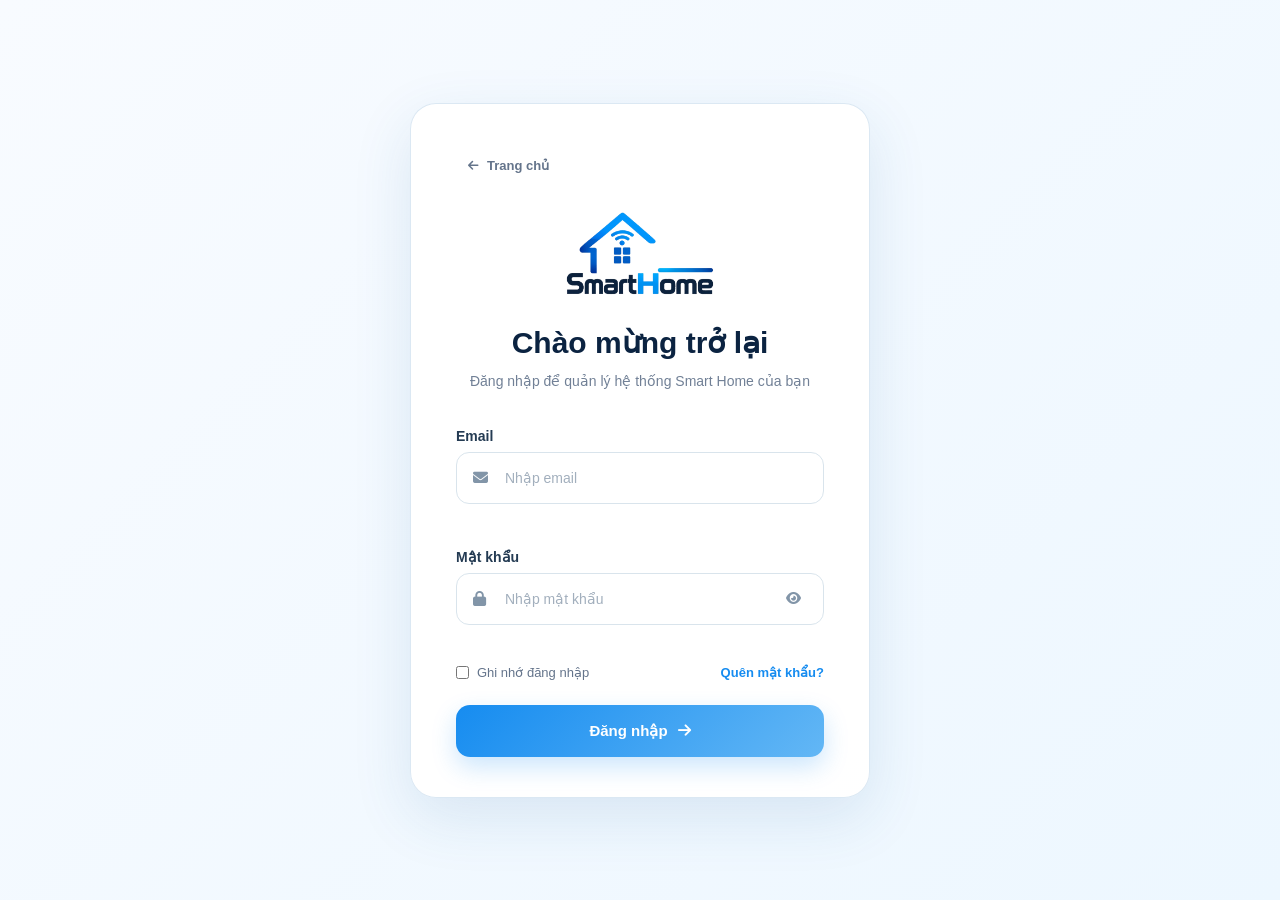
<file: html/devices.html>
<!doctype html>
<html lang="vi">
  <head>
    <meta charset="UTF-8" />

    <meta name="viewport" content="width=device-width, initial-scale=1.0" />

    <title>Smart Home | Thiết bị</title>

    <!-- Favicon -->
    <link
      rel="icon"
      type="image/png"
      sizes="32x32"
      href="../ico/favicon-32x32.png"
    />

    <link
      rel="icon"
      type="image/png"
      sizes="16x16"
      href="../ico/favicon-16x16.png"
    />

    <meta name="theme-color" content="#ffffff" />

    <!-- Font Awesome -->
    <link
      rel="stylesheet"
      href="https://cdnjs.cloudflare.com/ajax/libs/font-awesome/6.7.2/css/all.min.css"
    />

    <!-- Components -->
    <link rel="stylesheet" href="../components/sidebar/sidebar.css" />

    <link rel="stylesheet" href="../components/topbar/topbar.css" />

    <link rel="stylesheet" href="../components/notification/notification.css" />

    <!-- Page CSS -->
    <link rel="stylesheet" href="../css/devices.css" />
  </head>

  <body data-auth="user">
    <div class="dashboard-layout">
      <!-- Sidebar -->
      <div id="sidebarContainer"></div>

      <main class="main-content">
        <!-- Topbar -->
        <div id="topbarContainer"></div>

        <!-- =====================================
             DEVICE CONTENT
        ====================================== -->

        <section class="devices-content">
          <!-- Header -->

          <div class="devices-overview">
            <div>
              <p class="section-label">DEVICE CONTROL</p>

              <h2>
                Quản lý
                <span>thiết bị</span>
              </h2>

              <p class="overview-description">
                Theo dõi trạng thái và điều khiển các thiết bị trong Smart Home.
              </p>
            </div>

            <div class="device-summary">
              <div class="summary-icon">
                <i class="fa-solid fa-house-signal"></i>
              </div>

              <div>
                <strong>3 / 3</strong>
                <span>Thiết bị kết nối</span>
              </div>
            </div>
          </div>

          <!-- =====================================
               DEVICE GRID
          ====================================== -->

          <div class="device-grid">
            <!-- =================================
                 MAIN DOOR
            ================================== -->

            <article class="device-card door-card">
              <div class="device-card-header">
                <div class="device-main-info">
                  <div class="device-icon door">
                    <i class="fa-solid fa-door-closed"></i>
                  </div>

                  <div>
                    <h3>Cửa chính</h3>
                    <span>Smart Door Lock</span>
                  </div>
                </div>

                <div class="connection-status">
                  <span></span>

                  Online
                </div>
              </div>

              <div class="door-visual">
                <div class="door-visual-icon" id="doorVisualIcon">
                  <i class="fa-solid fa-lock" id="doorStateIcon"></i>
                </div>

                <div class="door-state">
                  <span>Trạng thái cửa</span>

                  <strong id="doorState"> Đã khóa </strong>
                </div>
              </div>

              <div class="device-details">
                <div class="detail-item">
                  <span>
                    <i class="fa-solid fa-id-card"></i>
                    RFID
                  </span>

                  <strong>Hoạt động</strong>
                </div>

                <div class="detail-item">
                  <span>
                    <i class="fa-solid fa-wifi"></i>
                    Điều khiển từ xa
                  </span>

                  <strong>Khả dụng</strong>
                </div>
              </div>

              <button
                class="door-control-button"
                id="openDoorButton"
                type="button"
              >
                <i class="fa-solid fa-lock-open"></i>

                <span> Mở cửa từ xa </span>
              </button>
            </article>

            <!-- =================================
                 LIGHT
            ================================== -->

            <article class="device-card">
              <div class="device-card-header">
                <div class="device-main-info">
                  <div class="device-icon light">
                    <i class="fa-solid fa-lightbulb"></i>
                  </div>

                  <div>
                    <h3>Đèn phòng khách</h3>
                    <span>Smart Light</span>
                  </div>
                </div>

                <div class="connection-status">
                  <span></span>

                  Online
                </div>
              </div>

              <div class="device-control-state">
                <span>Trạng thái</span>

                <strong id="lightStatus"> Đã tắt </strong>
              </div>

              <div class="device-switch-row">
                <div>
                  <strong>Điều khiển đèn</strong>

                  <span> Bật hoặc tắt thiết bị </span>
                </div>

                <label class="switch">
                  <input type="checkbox" id="lightSwitch" />

                  <span class="switch-slider"></span>
                </label>
              </div>
            </article>

            <!-- =================================
                 ALARM
            ================================== -->

            <article class="device-card">
              <div class="device-card-header">
                <div class="device-main-info">
                  <div class="device-icon alarm">
                    <i class="fa-solid fa-volume-high"></i>
                  </div>

                  <div>
                    <h3>Còi cảnh báo</h3>
                    <span>Alarm System</span>
                  </div>
                </div>

                <div class="connection-status">
                  <span></span>

                  Online
                </div>
              </div>

              <div class="device-control-state">
                <span>Trạng thái</span>

                <strong id="alarmStatus"> Sẵn sàng </strong>
              </div>

              <div class="device-switch-row">
                <div>
                  <strong>Kiểm tra còi</strong>

                  <span> Bật còi cảnh báo thủ công </span>
                </div>

                <label class="switch">
                  <input type="checkbox" id="alarmSwitch" />

                  <span class="switch-slider"></span>
                </label>
              </div>
            </article>
          </div>
        </section>
      </main>
    </div>

    <!-- =====================================
         CONFIRM OPEN DOOR MODAL
    ====================================== -->

    <div class="modal-overlay" id="doorModal" aria-hidden="true">
      <div class="confirm-modal">
        <button
          class="modal-close"
          id="closeDoorModal"
          type="button"
          aria-label="Đóng"
        >
          <i class="fa-solid fa-xmark"></i>
        </button>

        <div class="modal-icon">
          <i class="fa-solid fa-lock-open"></i>
        </div>

        <h3>Mở cửa từ xa?</h3>

        <p>
          Bạn có chắc chắn muốn mở
          <strong>cửa chính</strong>? Thao tác này sẽ được ghi lại trong lịch sử
          truy cập.
        </p>

        <div class="modal-actions">
          <button class="cancel-button" id="cancelOpenDoor" type="button">
            Hủy
          </button>

          <button class="confirm-button" id="confirmOpenDoor" type="button">
            <i class="fa-solid fa-lock-open"></i>

            Mở cửa
          </button>
        </div>
      </div>
    </div>
    <!-- =====================================
     DOOR OPENING LOADING
====================================== -->

    <div
      class="door-loading-overlay"
      id="doorLoadingOverlay"
      aria-hidden="true"
    >
      <div class="door-loading-content">
        <div class="door-loader">
          <div class="loader-ring ring-one"></div>

          <div class="loader-ring ring-two"></div>

          <div class="loader-ring ring-three"></div>

          <div class="loader-lock">
            <i class="fa-solid fa-lock" id="loadingLockIcon"></i>
          </div>
        </div>

        <h2 id="doorLoadingTitle">Đang mở cửa...</h2>

        <p id="doorLoadingDescription">Vui lòng chờ trong giây lát</p>

        <div class="loading-dots">
          <span></span>
          <span></span>
          <span></span>
        </div>
      </div>
    </div>

    Vị trí sẽ kiểu:
    <!-- modal xác nhận -->
    <div class="modal-overlay" id="doorModal">...</div>

    <!-- THÊM Ở ĐÂY -->
    <div class="door-loading-overlay" id="doorLoadingOverlay">...</div>

    <!-- toast -->
    <div class="device-toast" id="deviceToast">...</div>
    <!-- =====================================
         TOAST
    ====================================== -->

    <div class="device-toast" id="deviceToast">
      <i class="fa-solid fa-circle-check"></i>

      <span id="toastMessage"> Thao tác thành công </span>
    </div>

    <!-- Components -->
    <script src="../components/sidebar/sidebar.js"></script>
    <script src="../components/topbar/topbar.js"></script>
    <script src="../components/notification/notification.js"></script>

    <!-- Page -->
    <script src="../js/auth.js"></script>
    <script src="../js/devices.js"></script>
  </body>
</html>
</file>
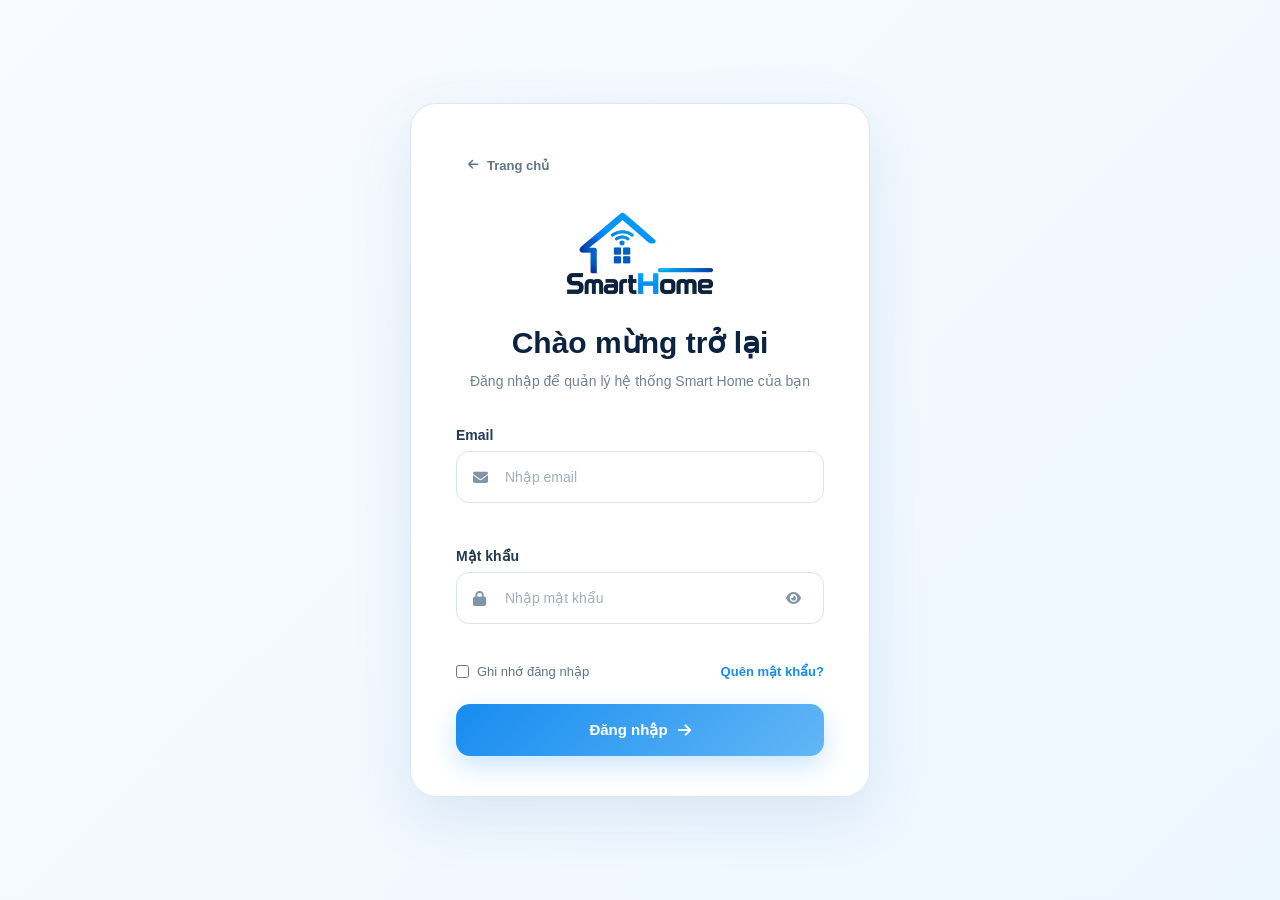
<file: html/login.html>
<!doctype html>
<html lang="vi">
  <head>
    <meta charset="UTF-8" />
    <meta name="viewport" content="width=device-width, initial-scale=1.0" />

    <title>Smart Home | Đăng Nhập</title>

    <!-- =====================================
         FAVICON
    ====================================== -->

    <link
      rel="apple-touch-icon"
      sizes="57x57"
      href="../ico/apple-icon-57x57.png"
    />

    <link
      rel="apple-touch-icon"
      sizes="60x60"
      href="../ico/apple-icon-60x60.png"
    />

    <link
      rel="apple-touch-icon"
      sizes="72x72"
      href="../ico/apple-icon-72x72.png"
    />

    <link
      rel="apple-touch-icon"
      sizes="76x76"
      href="../ico/apple-icon-76x76.png"
    />

    <link
      rel="apple-touch-icon"
      sizes="114x114"
      href="../ico/apple-icon-114x114.png"
    />

    <link
      rel="apple-touch-icon"
      sizes="120x120"
      href="../ico/apple-icon-120x120.png"
    />

    <link
      rel="apple-touch-icon"
      sizes="144x144"
      href="../ico/apple-icon-144x144.png"
    />

    <link
      rel="apple-touch-icon"
      sizes="152x152"
      href="../ico/apple-icon-152x152.png"
    />

    <link
      rel="apple-touch-icon"
      sizes="180x180"
      href="../ico/apple-icon-180x180.png"
    />

    <link
      rel="icon"
      type="image/png"
      sizes="192x192"
      href="../ico/android-icon-192x192.png"
    />

    <link
      rel="icon"
      type="image/png"
      sizes="32x32"
      href="../ico/favicon-32x32.png"
    />

    <link
      rel="icon"
      type="image/png"
      sizes="96x96"
      href="../ico/favicon-96x96.png"
    />

    <link
      rel="icon"
      type="image/png"
      sizes="16x16"
      href="../ico/favicon-16x16.png"
    />

    <link rel="manifest" href="../ico/manifest.json" />

    <meta name="msapplication-TileColor" content="#ffffff" />

    <meta name="msapplication-TileImage" content="../ico/ms-icon-144x144.png" />

    <meta name="theme-color" content="#ffffff" />

    <!-- =====================================
         CSS
    ====================================== -->

    <link rel="stylesheet" href="../css/login.css" />

    <!-- Font Awesome -->

    <link
      rel="stylesheet"
      href="https://cdnjs.cloudflare.com/ajax/libs/font-awesome/6.7.2/css/all.min.css"
    />
  </head>

  <body>
    <!-- =====================================
         LOGIN PAGE
    ====================================== -->

    <main class="login-page">
      <div class="login-container">
        <!-- =================================
             BACK HOME
        ================================== -->

        <a href="index.html" class="back-home">
          <i class="fa-solid fa-arrow-left"></i>

          <span>Trang chủ</span>
        </a>

        <!-- =================================
             LOGO
        ================================== -->

        <a href="index.html" class="login-logo">
          <img src="../img/logo.png" alt="Smart Home" />
        </a>

        <!-- =================================
             TITLE
        ================================== -->

        <div class="login-heading">
          <h1>Chào mừng trở lại</h1>

          <p>Đăng nhập để quản lý hệ thống Smart Home của bạn</p>
        </div>

        <!-- =================================
             LOGIN FORM
        ================================== -->

        <form class="login-form" id="loginForm">
          <!-- ===============================
               EMAIL
          ================================ -->

          <div class="form-group">
            <label for="username"> Email </label>

            <div class="input-box">
              <i class="fa-solid fa-envelope input-icon"></i>

              <input
                type="email"
                id="username"
                name="email"
                placeholder="Nhập email"
                autocomplete="email"
              />
            </div>

            <small class="error-message" id="usernameError"></small>
          </div>

          <!-- ===============================
               PASSWORD
          ================================ -->

          <div class="form-group">
            <label for="password"> Mật khẩu </label>

            <div class="input-box">
              <i class="fa-solid fa-lock input-icon"></i>

              <input
                type="password"
                id="password"
                name="password"
                placeholder="Nhập mật khẩu"
                autocomplete="current-password"
              />

              <button
                type="button"
                class="show-password"
                id="showPassword"
                aria-label="Hiện mật khẩu"
              >
                <i class="fa-solid fa-eye" id="eyeIcon"></i>
              </button>
            </div>

            <small class="error-message" id="passwordError"></small>
          </div>

          <!-- ===============================
               OPTIONS
          ================================ -->

          <div class="form-options">
            <label class="remember">
              <input type="checkbox" id="remember" />

              <span> Ghi nhớ đăng nhập </span>
            </label>

            <a href="404.html" class="forgot-password"> Quên mật khẩu? </a>
          </div>

          <!-- ===============================
               LOGIN BUTTON
          ================================ -->

          <button type="submit" class="login-submit">
            <span> Đăng nhập </span>

            <i class="fa-solid fa-arrow-right"></i>
          </button>

          <!-- ===============================
               LOGIN STATUS
          ================================ -->

          <div class="login-status" id="loginStatus"></div>
        </form>
      </div>
    </main>

    <!-- =====================================
         JAVASCRIPT
    ====================================== -->

    <script src="../js/login.js"></script>
  </body>
</html>
</file>
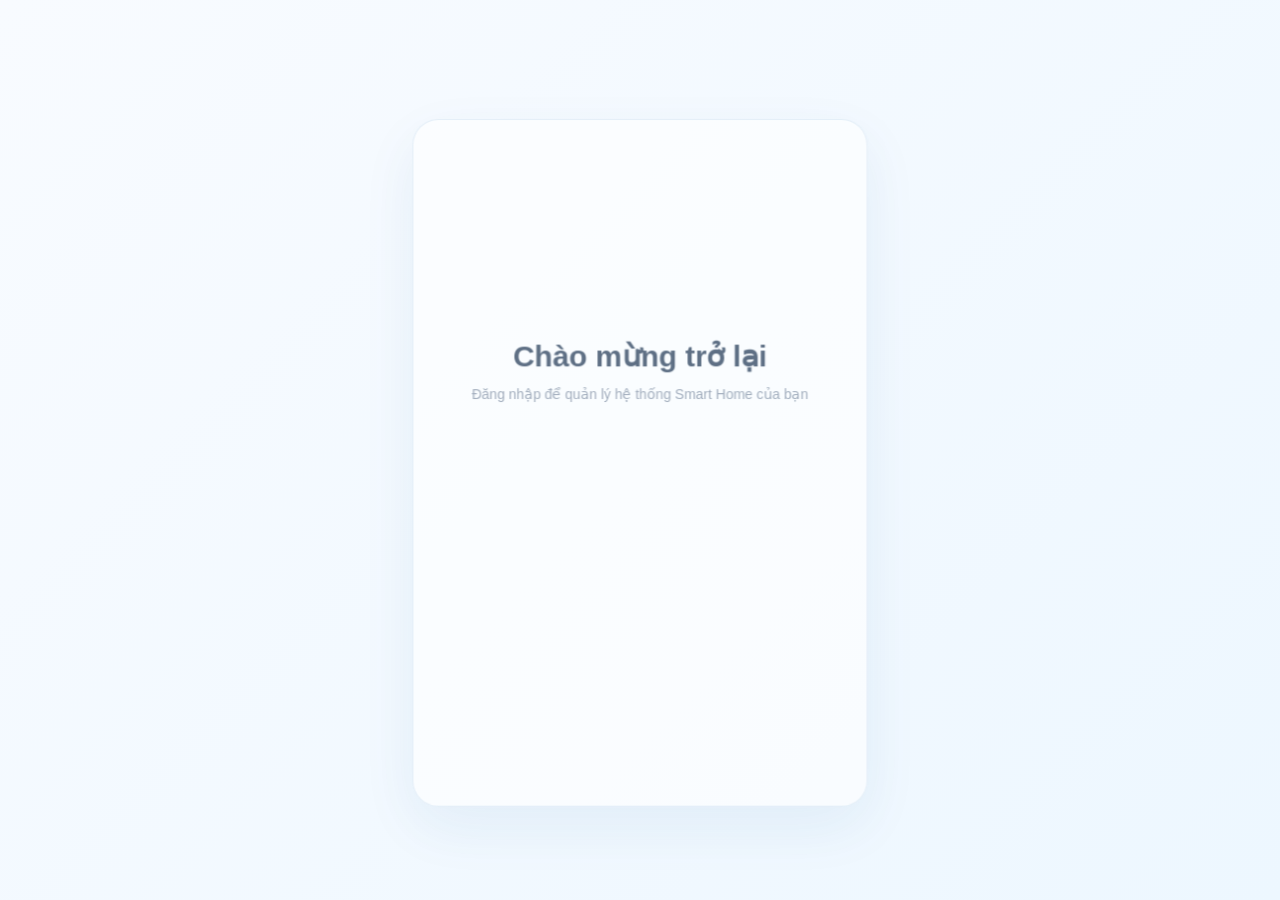
<file: html/sensors.html>
<!doctype html>
<html lang="vi">
  <head>
    <meta charset="UTF-8" />

    <meta name="viewport" content="width=device-width, initial-scale=1.0" />

    <title>Smart Home | Cảm biến</title>

    <!-- Favicon -->
    <link
      rel="icon"
      type="image/png"
      sizes="32x32"
      href="../ico/favicon-32x32.png"
    />

    <link
      rel="icon"
      type="image/png"
      sizes="16x16"
      href="../ico/favicon-16x16.png"
    />

    <meta name="theme-color" content="#ffffff" />

    <!-- Font Awesome -->
    <link
      rel="stylesheet"
      href="https://cdnjs.cloudflare.com/ajax/libs/font-awesome/6.7.2/css/all.min.css"
    />

    <!-- Component CSS -->
    <link rel="stylesheet" href="../components/sidebar/sidebar.css" />

    <link rel="stylesheet" href="../components/topbar/topbar.css" />

    <link rel="stylesheet" href="../components/notification/notification.css" />

    <!-- Page CSS -->
    <link rel="stylesheet" href="../css/sensors.css" />
  </head>

  <body data-auth="user">
    <div class="dashboard-layout">
      <!-- Sidebar -->
      <div id="sidebarContainer"></div>

      <!-- Main -->
      <main class="main-content">
        <!-- Topbar -->
        <div id="topbarContainer"></div>

        <!-- =====================================
             SENSOR CONTENT
        ====================================== -->

        <section class="sensors-content">
          <!-- Overview -->

          <div class="sensor-overview">
            <div>
              <p class="section-label">SENSOR MONITORING</p>

              <h2>
                Giám sát
                <span>cảm biến</span>
              </h2>

              <p class="overview-description">
                Theo dõi trạng thái và dữ liệu các cảm biến trong hệ thống Smart
                Home.
              </p>
            </div>

            <div class="overview-status">
              <div class="overview-status-icon">
                <i class="fa-solid fa-satellite-dish"></i>
              </div>

              <div>
                <strong id="activeSensorCount"> 4 / 4 </strong>

                <span> Cảm biến hoạt động </span>
              </div>
            </div>
          </div>

          <!-- =====================================
               SENSOR CARDS
          ====================================== -->

          <div class="sensor-detail-grid">
            <!-- TEMPERATURE -->

            <article class="sensor-detail-card">
              <div class="sensor-card-top">
                <div class="sensor-icon temperature">
                  <i class="fa-solid fa-temperature-half"></i>
                </div>

                <span class="sensor-status online">
                  <span></span>

                  Hoạt động
                </span>
              </div>

              <div class="sensor-name">
                <h3>Nhiệt độ</h3>

                <span> DHT11 / DHT22 </span>
              </div>

              <div class="sensor-value">
                <strong id="sensorTemperature"> 28 </strong>

                <span>°C</span>
              </div>

              <div class="sensor-range">
                <div class="range-info">
                  <span> Trạng thái </span>

                  <strong class="normal"> Bình thường </strong>
                </div>

                <div class="progress">
                  <div
                    class="progress-bar temperature-bar"
                    id="temperatureBar"
                  ></div>
                </div>
              </div>

              <div class="sensor-footer">
                <span>
                  <i class="fa-regular fa-clock"></i>
                  Cập nhật:
                </span>

                <strong id="temperatureTime"> --:-- </strong>
              </div>
            </article>

            <!-- HUMIDITY -->

            <article class="sensor-detail-card">
              <div class="sensor-card-top">
                <div class="sensor-icon humidity">
                  <i class="fa-solid fa-droplet"></i>
                </div>

                <span class="sensor-status online">
                  <span></span>

                  Hoạt động
                </span>
              </div>

              <div class="sensor-name">
                <h3>Độ ẩm</h3>

                <span> DHT11 / DHT22 </span>
              </div>

              <div class="sensor-value">
                <strong id="sensorHumidity"> 72 </strong>

                <span>%</span>
              </div>

              <div class="sensor-range">
                <div class="range-info">
                  <span> Trạng thái </span>

                  <strong class="normal"> Bình thường </strong>
                </div>

                <div class="progress">
                  <div class="progress-bar humidity-bar" id="humidityBar"></div>
                </div>
              </div>

              <div class="sensor-footer">
                <span>
                  <i class="fa-regular fa-clock"></i>
                  Cập nhật:
                </span>

                <strong id="humidityTime"> --:-- </strong>
              </div>
            </article>

            <!-- AIR QUALITY -->

            <article class="sensor-detail-card">
              <div class="sensor-card-top">
                <div class="sensor-icon air">
                  <i class="fa-solid fa-wind"></i>
                </div>

                <span class="sensor-status online">
                  <span></span>

                  Hoạt động
                </span>
              </div>

              <div class="sensor-name">
                <h3>Chất lượng không khí</h3>

                <span> MQ-135 </span>
              </div>

              <div class="sensor-value">
                <strong id="sensorAir"> Tốt </strong>
              </div>

              <div class="sensor-range">
                <div class="range-info">
                  <span> Trạng thái </span>

                  <strong class="normal"> An toàn </strong>
                </div>

                <div class="progress">
                  <div class="progress-bar air-bar" id="airBar"></div>
                </div>
              </div>

              <div class="sensor-footer">
                <span>
                  <i class="fa-regular fa-clock"></i>
                  Cập nhật:
                </span>

                <strong id="airTime"> --:-- </strong>
              </div>
            </article>

            <!-- MOTION -->

            <article class="sensor-detail-card">
              <div class="sensor-card-top">
                <div class="sensor-icon motion">
                  <i class="fa-solid fa-person-walking"></i>
                </div>

                <span class="sensor-status online">
                  <span></span>

                  Hoạt động
                </span>
              </div>

              <div class="sensor-name">
                <h3>Chuyển động</h3>

                <span> PIR Sensor </span>
              </div>

              <div class="sensor-value">
                <strong id="sensorMotion"> Không </strong>
              </div>

              <div class="sensor-range">
                <div class="range-info">
                  <span> Trạng thái </span>

                  <strong class="normal" id="motionStatus"> An toàn </strong>
                </div>

                <div class="progress">
                  <div class="progress-bar motion-bar" id="motionBar"></div>
                </div>
              </div>

              <div class="sensor-footer">
                <span>
                  <i class="fa-regular fa-clock"></i>
                  Cập nhật:
                </span>

                <strong id="motionTime"> --:-- </strong>
              </div>
            </article>
          </div>

          <!-- =====================================
               HISTORY
          ====================================== -->

          <div class="sensor-history">
            <div class="history-header">
              <div>
                <p class="section-label">LỊCH SỬ</p>

                <h3>Dữ liệu gần đây</h3>
              </div>

              <select class="history-select" id="historySensor">
                <option value="temperature">Nhiệt độ</option>

                <option value="humidity">Độ ẩm</option>

                <option value="air">Chất lượng không khí</option>
              </select>
            </div>

            <div class="history-placeholder">
              <i class="fa-solid fa-chart-line"></i>

              <div>
                <strong> Biểu đồ dữ liệu cảm biến </strong>

                <p>
                  Biểu đồ lịch sử sẽ được kết nối với dữ liệu từ server ở bước
                  sau.
                </p>
              </div>
            </div>
          </div>
          <!-- =====================================
     DOOR ACCESS HISTORY
====================================== -->

          <div class="door-history">
            <div class="history-header">
              <div>
                <p class="section-label">KIỂM SOÁT TRUY CẬP</p>

                <h3>Lịch sử mở cửa</h3>
              </div>

              <div class="door-current-status">
                <span class="door-status-dot"></span>

                <span> Cửa hiện đang </span>

                <strong id="currentDoorStatus"> Đóng </strong>
              </div>
            </div>

            <!-- TABLE -->

            <div class="door-table-wrapper">
              <table class="door-table">
                <thead>
                  <tr>
                    <th>Người truy cập</th>

                    <th>Phương thức</th>

                    <th>Thời gian</th>

                    <th>Kết quả</th>
                  </tr>
                </thead>

                <tbody id="doorHistoryBody">
                  <!-- JS render -->
                </tbody>
              </table>
            </div>
          </div>
        </section>
      </main>
    </div>

    <!-- Components -->
    <script src="../components/sidebar/sidebar.js"></script>
    <script src="../components/topbar/topbar.js"></script>
    <script src="../components/notification/notification.js"></script>

    <!-- Page -->
    <script src="../js/auth.js"></script>
    <script src="../js/sensors.js"></script>
  </body>
</html>
</file>
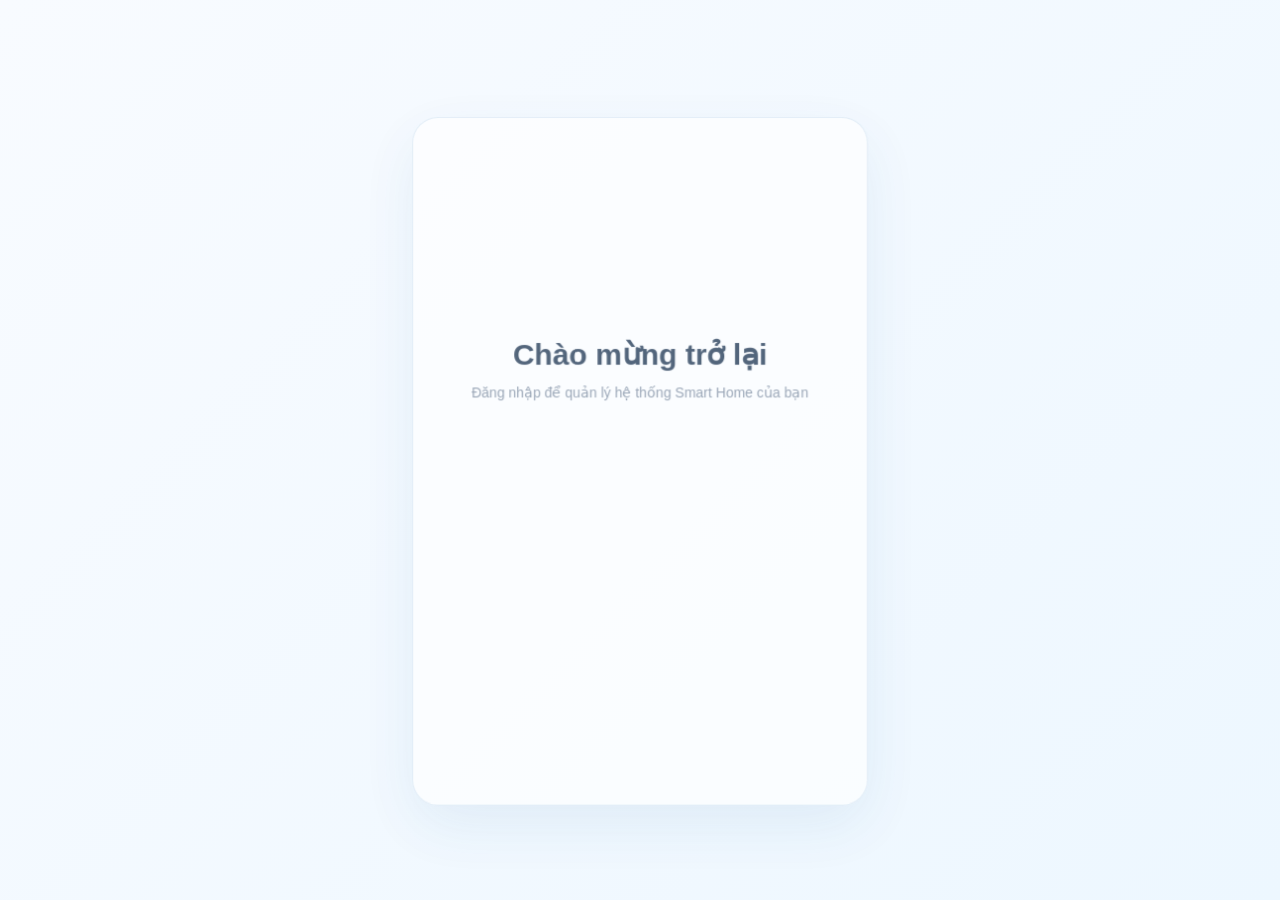
<file: html/settings.html>
<!doctype html>
<html lang="vi">
  <head>
    <meta charset="UTF-8" />
    <meta name="viewport" content="width=device-width, initial-scale=1.0" />

    <title>Smart Home | Cài đặt</title>

    <link
      rel="icon"
      type="image/png"
      sizes="32x32"
      href="../ico/favicon-32x32.png"
    />

    <link
      rel="stylesheet"
      href="https://cdnjs.cloudflare.com/ajax/libs/font-awesome/6.6.0/css/all.min.css"
    />

    <link rel="stylesheet" href="../components/sidebar/sidebar.css" />
    <link rel="stylesheet" href="../components/topbar/topbar.css" />
    <link rel="stylesheet" href="../components/notification/notification.css" />
    <link rel="stylesheet" href="../css/settings.css" />
  </head>

  <body data-auth="user">
    <div class="dashboard-layout">
      <div id="sidebarContainer"></div>

      <main class="main-content">
        <div id="topbarContainer"></div>

        <section class="settings-content">
          <div class="settings-overview">
            <div>
              <p class="section-label">SYSTEM SETTINGS</p>
              <h2>Cài đặt <span>Smart Home</span></h2>
              <p>
                Quản lý tài khoản, ngưỡng cảnh báo, thông báo và trạng thái hệ
                thống.
              </p>
            </div>

            <div class="settings-status">
              <div class="settings-status-icon">
                <i class="fa-solid fa-gear"></i>
              </div>

              <div>
                <strong>Hệ thống sẵn sàng</strong>
                <span>Cấu hình có thể thay đổi</span>
              </div>
            </div>
          </div>

          <div class="settings-grid">
            <!-- ACCOUNT -->
            <article class="settings-card account-card">
              <div class="card-heading">
                <div class="card-icon account">
                  <i class="fa-solid fa-user"></i>
                </div>

                <div>
                  <p class="section-label">TÀI KHOẢN</p>
                  <h3>Thông tin người dùng</h3>
                </div>
              </div>

              <div class="form-grid">
                <div class="form-group">
                  <label for="fullName">Tên hiển thị</label>
                  <div class="input-wrapper">
                    <i class="fa-solid fa-user"></i>
                    <input id="fullName" type="text" value="Người dùng" />
                  </div>
                </div>

                <div class="form-group">
                  <label for="email">Email</label>
                  <div class="input-wrapper">
                    <i class="fa-solid fa-envelope"></i>
                    <input
                      id="email"
                      type="email"
                      value="user@smarthome.local"
                    />
                  </div>
                </div>

                <div class="form-group">
                  <label for="currentPassword">Mật khẩu hiện tại</label>
                  <div class="input-wrapper">
                    <i class="fa-solid fa-lock"></i>
                    <input
                      id="currentPassword"
                      type="password"
                      placeholder="Nhập mật khẩu hiện tại"
                    />
                  </div>
                </div>

                <div class="form-group">
                  <label for="newPassword">Mật khẩu mới</label>
                  <div class="input-wrapper">
                    <i class="fa-solid fa-key"></i>
                    <input
                      id="newPassword"
                      type="password"
                      placeholder="Nhập mật khẩu mới"
                    />
                  </div>
                </div>
              </div>

              <div class="card-footer">
                <button
                  class="secondary-button"
                  id="changePasswordButton"
                  type="button"
                >
                  <i class="fa-solid fa-key"></i>
                  Đổi mật khẩu
                </button>

                <button
                  class="primary-button"
                  id="saveAccountButton"
                  type="button"
                >
                  <i class="fa-solid fa-floppy-disk"></i>
                  Lưu thông tin
                </button>
              </div>
            </article>

            <!-- THRESHOLDS -->
            <article class="settings-card threshold-card">
              <div class="card-heading">
                <div class="card-icon threshold">
                  <i class="fa-solid fa-sliders"></i>
                </div>

                <div>
                  <p class="section-label">CẢNH BÁO</p>
                  <h3>Ngưỡng cảm biến</h3>
                </div>
              </div>

              <p class="card-description">
                Thiết lập giới hạn để hệ thống xác định khi nào cần tạo cảnh
                báo.
              </p>

              <div class="threshold-list">
                <div class="threshold-item">
                  <div class="threshold-title">
                    <div class="sensor-mini-icon temperature">
                      <i class="fa-solid fa-temperature-half"></i>
                    </div>
                    <div>
                      <strong>Nhiệt độ</strong>
                      <span>DHT11 / DHT22</span>
                    </div>
                  </div>

                  <div class="threshold-inputs">
                    <label>
                      <span>Thấp</span>
                      <div class="number-input">
                        <input id="temperatureMin" type="number" value="18" />
                        <b>°C</b>
                      </div>
                    </label>

                    <label>
                      <span>Cao</span>
                      <div class="number-input">
                        <input id="temperatureMax" type="number" value="35" />
                        <b>°C</b>
                      </div>
                    </label>
                  </div>
                </div>

                <div class="threshold-item">
                  <div class="threshold-title">
                    <div class="sensor-mini-icon humidity">
                      <i class="fa-solid fa-droplet"></i>
                    </div>
                    <div>
                      <strong>Độ ẩm</strong>
                      <span>DHT11 / DHT22</span>
                    </div>
                  </div>

                  <div class="threshold-inputs">
                    <label>
                      <span>Thấp</span>
                      <div class="number-input">
                        <input id="humidityMin" type="number" value="40" />
                        <b>%</b>
                      </div>
                    </label>

                    <label>
                      <span>Cao</span>
                      <div class="number-input">
                        <input id="humidityMax" type="number" value="80" />
                        <b>%</b>
                      </div>
                    </label>
                  </div>
                </div>

                <div class="threshold-item">
                  <div class="threshold-title">
                    <div class="sensor-mini-icon air">
                      <i class="fa-solid fa-wind"></i>
                    </div>
                    <div>
                      <strong>Chất lượng không khí</strong>
                      <span>MQ-135</span>
                    </div>
                  </div>

                  <div class="threshold-inputs">
                    <label>
                      <span>Cảnh báo</span>
                      <div class="number-input">
                        <input id="airWarning" type="number" value="500" />
                        <b>ppm</b>
                      </div>
                    </label>

                    <label>
                      <span>Nguy hiểm</span>
                      <div class="number-input">
                        <input id="airDanger" type="number" value="700" />
                        <b>ppm</b>
                      </div>
                    </label>
                  </div>
                </div>
              </div>

              <div class="card-footer">
                <button
                  class="primary-button"
                  id="saveThresholdButton"
                  type="button"
                >
                  <i class="fa-solid fa-floppy-disk"></i>
                  Lưu ngưỡng cảnh báo
                </button>
              </div>
            </article>

            <!-- NOTIFICATIONS -->
            <article class="settings-card notification-card">
              <div class="card-heading">
                <div class="card-icon notification">
                  <i class="fa-solid fa-bell"></i>
                </div>

                <div>
                  <p class="section-label">THÔNG BÁO</p>
                  <h3>Kênh nhận cảnh báo</h3>
                </div>
              </div>

              <div class="setting-list">
                <div class="setting-row">
                  <div class="setting-info">
                    <div class="setting-row-icon">
                      <i class="fa-solid fa-globe"></i>
                    </div>
                    <div>
                      <strong>Thông báo trên Web</strong>
                      <span>Hiển thị cảnh báo trực tiếp trên hệ thống</span>
                    </div>
                  </div>

                  <label class="switch">
                    <input id="webNotification" type="checkbox" checked />
                    <span class="switch-slider"></span>
                  </label>
                </div>

                <div class="setting-row">
                  <div class="setting-info">
                    <div class="setting-row-icon">
                      <i class="fa-solid fa-mobile-screen-button"></i>
                    </div>
                    <div>
                      <strong>Thông báo Blynk</strong>
                      <span>Gửi cảnh báo đến ứng dụng Blynk</span>
                    </div>
                  </div>

                  <label class="switch">
                    <input id="blynkNotification" type="checkbox" checked />
                    <span class="switch-slider"></span>
                  </label>
                </div>

                <div class="setting-row">
                  <div class="setting-info">
                    <div class="setting-row-icon">
                      <i class="fa-solid fa-triangle-exclamation"></i>
                    </div>
                    <div>
                      <strong>Chỉ cảnh báo quan trọng</strong>
                      <span>Ưu tiên cảnh báo mức nguy hiểm</span>
                    </div>
                  </div>

                  <label class="switch">
                    <input id="importantOnly" type="checkbox" />
                    <span class="switch-slider"></span>
                  </label>
                </div>
              </div>

              <div class="card-footer">
                <button
                  class="primary-button"
                  id="saveNotificationButton"
                  type="button"
                >
                  <i class="fa-solid fa-floppy-disk"></i>
                  Lưu cài đặt thông báo
                </button>
              </div>
            </article>

            <!-- FAMILY MEMBERS -->
            <article class="settings-card family-card">
              <div class="card-heading">
                <div class="card-icon family">
                  <i class="fa-solid fa-users"></i>
                </div>
                <div>
                  <p class="section-label">GIA ĐÌNH</p>
                  <h3>Thành viên trong gia đình</h3>
                </div>
              </div>

              <p class="card-description">
                Quản lý những người được phép sử dụng hệ thống và truy cập cửa
                chính.
              </p>

              <div class="member-list" id="memberList"></div>

              <div class="card-footer">
                <button
                  class="primary-button"
                  id="addMemberButton"
                  type="button"
                >
                  <i class="fa-solid fa-user-plus"></i>
                  Thêm thành viên
                </button>
              </div>
            </article>

            <!-- DOOR SECURITY -->
            <article class="settings-card door-security-card">
              <div class="card-heading">
                <div class="card-icon door-security">
                  <i class="fa-solid fa-door-closed"></i>
                </div>
                <div>
                  <p class="section-label">BẢO MẬT CỬA</p>
                  <h3>Cài đặt cửa chính</h3>
                </div>
              </div>

              <p class="card-description">
                Quản lý mã PIN, thẻ RFID và vân tay được phép mở cửa.
              </p>

              <div class="door-setting-block">
                <div class="door-setting-heading">
                  <div>
                    <strong>Mã PIN mở cửa</strong>
                    <span>Thay đổi mã số dùng để mở cửa chính</span>
                  </div>
                  <i class="fa-solid fa-key"></i>
                </div>

                <div class="pin-form">
                  <div class="input-wrapper">
                    <i class="fa-solid fa-lock"></i>
                    <input
                      id="doorPin"
                      type="password"
                      inputmode="numeric"
                      maxlength="6"
                      placeholder="Nhập mã PIN 4–6 số"
                    />
                  </div>

                  <button
                    class="secondary-button"
                    id="saveDoorPinButton"
                    type="button"
                  >
                    <i class="fa-solid fa-floppy-disk"></i>
                    Lưu mã PIN
                  </button>
                </div>
              </div>

              <div class="door-setting-block">
                <div class="door-setting-heading">
                  <div>
                    <strong>Thẻ RFID</strong>
                    <span>Danh sách thẻ được cấp quyền truy cập</span>
                  </div>

                  <button
                    class="mini-add-button"
                    id="addRfidButton"
                    type="button"
                  >
                    <i class="fa-solid fa-plus"></i>
                    Thêm thẻ
                  </button>
                </div>

                <div class="credential-list" id="rfidList"></div>
              </div>

              <div class="door-setting-block">
                <div class="door-setting-heading">
                  <div>
                    <strong>Vân tay</strong>
                    <span>Danh sách vân tay đã đăng ký</span>
                  </div>

                  <button
                    class="mini-add-button"
                    id="addFingerprintButton"
                    type="button"
                  >
                    <i class="fa-solid fa-plus"></i>
                    Thêm vân tay
                  </button>
                </div>

                <div class="credential-list" id="fingerprintList"></div>
              </div>
            </article>

            <!-- SYSTEM -->
            <article class="settings-card system-card">
              <div class="card-heading">
                <div class="card-icon system">
                  <i class="fa-solid fa-server"></i>
                </div>

                <div>
                  <p class="section-label">HỆ THỐNG</p>
                  <h3>Trạng thái kết nối</h3>
                </div>
              </div>

              <div class="system-list">
                <div class="system-row">
                  <div class="system-name">
                    <div class="system-icon">
                      <i class="fa-solid fa-server"></i>
                    </div>
                    <div>
                      <strong>Web Server</strong>
                      <span>Máy chủ Smart Home</span>
                    </div>
                  </div>
                  <span class="connection-badge online">
                    <i class="fa-solid fa-circle"></i>
                    Online
                  </span>
                </div>

                <div class="system-row">
                  <div class="system-name">
                    <div class="system-icon">
                      <i class="fa-solid fa-database"></i>
                    </div>
                    <div>
                      <strong>Database</strong>
                      <span>MySQL / XAMPP</span>
                    </div>
                  </div>
                  <span class="connection-badge demo">
                    <i class="fa-solid fa-circle"></i>
                    Demo
                  </span>
                </div>

                <div class="system-row">
                  <div class="system-name">
                    <div class="system-icon">
                      <i class="fa-solid fa-microchip"></i>
                    </div>
                    <div>
                      <strong>Proteus / Arduino</strong>
                      <span>Kết nối thiết bị mô phỏng</span>
                    </div>
                  </div>
                  <span class="connection-badge demo">
                    <i class="fa-solid fa-circle"></i>
                    Demo
                  </span>
                </div>

                <div class="system-row">
                  <div class="system-name">
                    <div class="system-icon">
                      <i class="fa-solid fa-mobile-screen-button"></i>
                    </div>
                    <div>
                      <strong>Blynk</strong>
                      <span>Kênh giám sát và điều khiển dự phòng</span>
                    </div>
                  </div>
                  <span class="connection-badge demo">
                    <i class="fa-solid fa-circle"></i>
                    Demo
                  </span>
                </div>
              </div>

              <div class="system-note">
                <i class="fa-solid fa-circle-info"></i>
                <p>
                  Trạng thái hiện tại là dữ liệu giao diện demo. Khi kết nối
                  backend, các trạng thái sẽ được cập nhật từ Server/API thực
                  tế.
                </p>
              </div>
            </article>
          </div>
        </section>
      </main>
    </div>

    <div class="settings-modal-overlay" id="memberModal" aria-hidden="true">
      <div class="settings-modal">
        <div class="settings-modal-header">
          <div>
            <p class="section-label">THÀNH VIÊN</p>
            <h3>Thêm thành viên gia đình</h3>
          </div>
          <button
            class="modal-close-button"
            id="closeMemberModal"
            type="button"
          >
            <i class="fa-solid fa-xmark"></i>
          </button>
        </div>

        <div class="modal-form">
          <div class="form-group">
            <label for="memberName">Họ và tên</label>
            <div class="input-wrapper">
              <i class="fa-solid fa-user"></i>
              <input
                id="memberName"
                type="text"
                placeholder="Ví dụ: Nguyễn Văn An"
              />
            </div>
          </div>

          <div class="form-group">
            <label for="memberRole">Vai trò</label>
            <div class="input-wrapper">
              <i class="fa-solid fa-user-shield"></i>
              <select id="memberRole">
                <option value="Thành viên">Thành viên</option>
                <option value="Quản trị viên">Quản trị viên</option>
                <option value="Khách">Khách</option>
              </select>
            </div>
          </div>
        </div>

        <div class="modal-actions">
          <button
            class="secondary-button"
            id="cancelMemberButton"
            type="button"
          >
            Hủy
          </button>
          <button class="primary-button" id="confirmMemberButton" type="button">
            <i class="fa-solid fa-user-plus"></i> Thêm thành viên
          </button>
        </div>
      </div>
    </div>

    <div class="settings-modal-overlay" id="rfidModal" aria-hidden="true">
      <div class="settings-modal">
        <div class="settings-modal-header">
          <div>
            <p class="section-label">RFID</p>
            <h3>Thêm thẻ RFID</h3>
          </div>
          <button class="modal-close-button" id="closeRfidModal" type="button">
            <i class="fa-solid fa-xmark"></i>
          </button>
        </div>

        <div class="modal-form">
          <div class="form-group">
            <label for="rfidOwner">Chủ thẻ</label>
            <div class="input-wrapper">
              <i class="fa-solid fa-user"></i>
              <input
                id="rfidOwner"
                type="text"
                placeholder="Tên người sử dụng"
              />
            </div>
          </div>

          <div class="form-group">
            <label for="rfidCode">Mã UID thẻ</label>
            <div class="input-wrapper">
              <i class="fa-solid fa-id-card"></i>
              <input
                id="rfidCode"
                type="text"
                placeholder="Ví dụ: A3 7F 21 B9"
              />
            </div>
          </div>
        </div>

        <div class="modal-actions">
          <button class="secondary-button" id="cancelRfidButton" type="button">
            Hủy
          </button>
          <button class="primary-button" id="confirmRfidButton" type="button">
            <i class="fa-solid fa-plus"></i> Thêm thẻ
          </button>
        </div>
      </div>
    </div>

    <div
      class="settings-modal-overlay"
      id="fingerprintModal"
      aria-hidden="true"
    >
      <div class="settings-modal">
        <div class="settings-modal-header">
          <div>
            <p class="section-label">VÂN TAY</p>
            <h3>Đăng ký vân tay</h3>
          </div>
          <button
            class="modal-close-button"
            id="closeFingerprintModal"
            type="button"
          >
            <i class="fa-solid fa-xmark"></i>
          </button>
        </div>

        <div class="fingerprint-enroll">
          <div class="fingerprint-visual">
            <i class="fa-solid fa-fingerprint"></i>
          </div>
          <strong>Đăng ký vân tay mới</strong>
          <p>
            Hiện tại đây là giao diện mô phỏng. Khi nối Arduino, cảm biến vân
            tay sẽ thực hiện quá trình quét và lưu ID.
          </p>
        </div>

        <div class="modal-form">
          <div class="form-group">
            <label for="fingerprintOwner">Người sử dụng</label>
            <div class="input-wrapper">
              <i class="fa-solid fa-user"></i>
              <input
                id="fingerprintOwner"
                type="text"
                placeholder="Tên người sử dụng"
              />
            </div>
          </div>

          <div class="form-group">
            <label for="fingerprintId">ID vân tay</label>
            <div class="input-wrapper">
              <i class="fa-solid fa-fingerprint"></i>
              <input
                id="fingerprintId"
                type="number"
                min="1"
                placeholder="Ví dụ: 1"
              />
            </div>
          </div>
        </div>

        <div class="modal-actions">
          <button
            class="secondary-button"
            id="cancelFingerprintButton"
            type="button"
          >
            Hủy
          </button>
          <button
            class="primary-button"
            id="confirmFingerprintButton"
            type="button"
          >
            <i class="fa-solid fa-fingerprint"></i> Đăng ký
          </button>
        </div>
      </div>
    </div>

    <div class="settings-toast" id="settingsToast">
      <i class="fa-solid fa-circle-check"></i>
      <span id="settingsToastMessage">Đã lưu cài đặt.</span>
    </div>

    <script src="../components/sidebar/sidebar.js"></script>
    <script src="../components/topbar/topbar.js"></script>
    <script src="../components/notification/notification.js"></script>
    <script src="../js/auth.js"></script>
    <script src="../js/settings.js"></script>
  </body>
</html>
</file>
<file: css/index.css>
/* =========================================
   RESET
========================================= */

* {
  margin: 0;
  padding: 0;
  box-sizing: border-box;
}

html {
  scroll-behavior: smooth;
}

body {
  font-family: Arial, Helvetica, sans-serif;
  background: #ffffff;
  color: #0b2341;
  overflow: hidden;
}

/* =========================================
   INTRO
========================================= */

.intro {
  position: fixed;
  top: 0;
  left: 0;

  width: 100%;
  height: 100vh;

  background: #ffffff;

  display: flex;
  justify-content: center;
  align-items: center;

  z-index: 1000;

  opacity: 1;
  visibility: visible;

  transition:
    opacity 0.7s ease,
    visibility 0.7s ease;
}

/* Logo giữa màn hình */

.intro-logo {
  width: 430px;
  max-width: 70vw;
  height: auto;

  opacity: 0;
  transform: scale(0.8);

  animation: logoAppear 1s ease forwards;
}

@keyframes logoAppear {
  from {
    opacity: 0;
    transform: scale(0.8);
  }

  to {
    opacity: 1;
    transform: scale(1);
  }
}

/* Intro biến mất */

.intro.hide {
  opacity: 0;
  visibility: hidden;
}

/* =========================================
   HEADER / NAVBAR
========================================= */

.header {
  position: fixed;

  top: 18px;
  left: 50%;

  transform: translate(-50%, -20px);

  width: calc(100% - 64px);
  max-width: 1500px;

  height: 82px;

  padding: 0 18px 0 30px;

  display: flex;
  align-items: center;

  background: rgba(255, 255, 255, 0.92);

  border: 1px solid rgba(218, 231, 244, 0.8);

  border-radius: 25px;

  box-shadow: 0 12px 40px rgba(30, 100, 160, 0.12);

  backdrop-filter: blur(14px);
  -webkit-backdrop-filter: blur(14px);

  z-index: 100;

  /* Animation ban đầu */
  opacity: 0;

  transition:
    opacity 0.7s ease,
    transform 0.7s ease,
    box-shadow 0.3s ease;
}

/* Header hiện sau intro */

.header.show {
  opacity: 1;

  transform: translate(-50%, 0);
}

/* =========================================
   LOGO
========================================= */

.header-logo {
  display: flex;
  align-items: center;

  text-decoration: none;

  flex-shrink: 0;
}

.header-logo img {
  width: 145px;
  height: auto;

  display: block;
}

/* =========================================
   NAVIGATION
========================================= */

.navbar {
  margin-left: auto;

  display: flex;
  align-items: center;

  gap: 8px;
}

.nav-link {
  position: relative;

  padding: 13px 18px;

  border-radius: 12px;

  color: #475569;

  text-decoration: none;

  font-size: 15px;
  font-weight: 600;

  transition:
    color 0.25s ease,
    background 0.25s ease;
}

/* Hover */

.nav-link:hover {
  color: #0789e8;

  background: #f0f8ff;
}

/* Menu đang chọn */

.nav-link.active {
  color: #0789e8;

  background: #eef8ff;
}

/* Bỏ gạch dưới cũ */

.nav-link::after {
  display: none;
}
@media (max-width: 768px) {
  .header {
    top: 12px;

    width: calc(100% - 24px);

    height: 68px;

    padding: 0 12px 0 18px;

    border-radius: 20px;
  }

  .header-logo img {
    width: 110px;
  }

  .navbar {
    display: none;
  }

  .header-login {
    height: 42px;

    margin-left: auto;

    padding: 0 16px;

    border-radius: 13px;

    font-size: 13px;
  }
}
/* =========================================
   LOGIN BUTTON
========================================= */

.header-login {
  height: 48px;

  margin-left: 12px;

  padding: 0 22px;

  display: flex;
  align-items: center;
  justify-content: center;

  gap: 9px;

  border-radius: 15px;

  background: linear-gradient(135deg, #168cf0, #63b7f5);

  color: #ffffff;

  text-decoration: none;

  font-size: 15px;
  font-weight: 700;

  box-shadow: 0 7px 18px rgba(0, 140, 240, 0.18);

  transition:
    transform 0.25s ease,
    box-shadow 0.25s ease;
}

.header-login i {
  font-size: 14px;
}

.header-login:hover {
  transform: translateY(-2px);

  box-shadow: 0 10px 24px rgba(0, 140, 240, 0.28);
}

.header-login:active {
  transform: translateY(0);
}
.header.scrolled {
  top: 10px;

  box-shadow: 0 10px 35px rgba(20, 80, 140, 0.16);
}

/* =========================================
   WELCOME
========================================= */

.welcome {
  width: 100%;
  min-height: 100vh;

  display: flex;
  justify-content: center;
  align-items: center;

  padding: 120px 20px 40px;

  text-align: center;

  opacity: 0;

  transform: translateY(30px);

  transition:
    opacity 0.8s ease,
    transform 0.8s ease;
}

.welcome.show {
  opacity: 1;
  transform: translateY(0);
}

/* =========================================
   WELCOME CONTENT
========================================= */

.welcome-content {
  width: 760px;
  max-width: 100%;
}

/* SMART HOME SYSTEM */

.small-title {
  margin-bottom: 20px;

  color: #009cff;

  font-size: 14px;
  font-weight: 700;

  letter-spacing: 4px;
}

/* Tiêu đề */

.welcome h1 {
  margin-bottom: 25px;

  color: #0b2341;

  font-size: 56px;

  line-height: 1.15;
}

/* Chữ Smart Home */

.welcome h1 span {
  display: block;

  margin-top: 5px;

  color: #009cff;
}

/* =========================================
   DESCRIPTION
========================================= */

.description {
  width: 600px;
  max-width: 100%;

  margin: 0 auto 35px;

  color: #64748b;

  font-size: 17px;

  line-height: 1.8;
}

/* =========================================
   LOGIN BUTTON
========================================= */

.login-btn {
  min-width: 160px;

  padding: 15px 38px;

  border: none;

  border-radius: 30px;

  background: linear-gradient(135deg, #087cf0, #00b8ff);

  color: #ffffff;

  font-size: 16px;
  font-weight: 600;

  cursor: pointer;

  box-shadow: 0 10px 25px rgba(0, 153, 255, 0.25);

  transition:
    transform 0.3s ease,
    box-shadow 0.3s ease;
}

.login-btn:hover {
  transform: translateY(-3px);

  box-shadow: 0 15px 30px rgba(0, 153, 255, 0.35);
}

.login-btn:active {
  transform: translateY(0);
}

/* =========================================
   RESPONSIVE
========================================= */

@media (max-width: 768px) {
  /* Logo intro */

  .intro-logo {
    width: 300px;
    max-width: 80vw;
  }

  /* Header */

  .header {
    height: 70px;

    padding: 0 25px;
  }

  .header-logo img {
    width: 120px;
  }

  /* Ẩn menu trên mobile tạm thời */

  .navbar {
    display: none;
  }

  /* Welcome */

  .welcome {
    padding: 100px 25px 40px;
  }

  .welcome h1 {
    font-size: 40px;
  }

  .small-title {
    font-size: 12px;

    letter-spacing: 3px;
  }

  .description {
    font-size: 15px;
  }

  .login-btn {
    min-width: 150px;

    padding: 14px 32px;
  }
}
/* =========================================
   COMMON SECTION
========================================= */

.section-container {
  width: 1200px;
  max-width: calc(100% - 40px);

  margin: auto;
}

.section-heading {
  width: 700px;
  max-width: 100%;

  margin: 0 auto 60px;

  text-align: center;
}

.section-subtitle {
  margin-bottom: 15px;

  color: #009cff;

  font-size: 13px;
  font-weight: 700;

  letter-spacing: 4px;
}

.section-heading h2 {
  margin-bottom: 20px;

  color: #0b2341;

  font-size: 40px;
}

.section-heading h2 span {
  color: #009cff;
}

.section-heading > p:last-child {
  color: #64748b;

  font-size: 16px;

  line-height: 1.8;
}

/* =========================================
   ABOUT
========================================= */

.about {
  padding: 110px 0;

  background: #f7faff;
}

.about-grid {
  display: grid;

  grid-template-columns: repeat(4, 1fr);

  gap: 25px;
}

.about-card {
  padding: 35px 28px;

  background: #ffffff;

  border: 1px solid #edf1f5;

  border-radius: 18px;

  text-align: center;

  box-shadow: 0 10px 35px rgba(0, 40, 80, 0.06);

  transition:
    transform 0.3s ease,
    box-shadow 0.3s ease;
}

.about-card:hover {
  transform: translateY(-8px);

  box-shadow: 0 18px 40px rgba(0, 100, 200, 0.12);
}

.about-icon {
  width: 65px;
  height: 65px;

  margin: 0 auto 25px;

  display: flex;
  justify-content: center;
  align-items: center;

  background: #eef8ff;

  border-radius: 16px;

  color: #1a2730;

  font-size: 26px;

  transition:
    background 0.3s ease,
    color 0.3s ease,
    transform 0.3s ease;
}

.about-card h3 {
  margin-bottom: 15px;

  color: #0b2341;

  font-size: 19px;
}

.about-card p {
  color: #64748b;

  font-size: 14px;

  line-height: 1.7;
}
.about-card:hover .about-icon {
  background: #123f5a;

  color: #ffffff;

  transform: scale(1.08);
}
/* =========================================
   CONTACT
========================================= */

.contact {
  padding: 110px 0;

  background: #ffffff;
}

.contact-wrapper {
  display: grid;

  grid-template-columns: 0.8fr 1.2fr;

  gap: 60px;

  padding: 45px;

  border: 1px solid #edf1f5;

  border-radius: 20px;

  box-shadow: 0 15px 45px rgba(0, 40, 80, 0.07);
}

/* Contact information */

.contact-info h3 {
  margin-bottom: 30px;

  color: #0b2341;

  font-size: 24px;
}

.contact-item {
  display: flex;

  align-items: center;

  gap: 18px;

  margin-bottom: 25px;
}

.contact-icon {
  min-width: 50px;
  height: 50px;

  display: flex;
  justify-content: center;
  align-items: center;

  background: #eef8ff;

  border-radius: 12px;

  font-size: 21px;
}

.contact-item h4 {
  margin-bottom: 5px;

  color: #0b2341;

  font-size: 15px;
}

.contact-item p {
  color: #64748b;

  font-size: 14px;

  line-height: 1.5;
}

/* =========================================
   CONTACT FORM
========================================= */

.contact-form {
  display: flex;

  flex-direction: column;

  gap: 20px;
}

.form-group {
  display: flex;

  flex-direction: column;

  gap: 8px;
}

.form-group label {
  color: #0b2341;

  font-size: 14px;
  font-weight: 600;
}

.form-group input,
.form-group textarea {
  width: 100%;

  padding: 14px 16px;

  border: 1px solid #dce4ec;

  border-radius: 10px;

  outline: none;

  color: #0b2341;

  font-family: inherit;

  font-size: 14px;

  transition:
    border-color 0.3s ease,
    box-shadow 0.3s ease;
}

.form-group textarea {
  resize: vertical;
}

.form-group input:focus,
.form-group textarea:focus {
  border-color: #009cff;

  box-shadow: 0 0 0 3px rgba(0, 156, 255, 0.1);
}

/* Send button */

.send-btn {
  align-self: flex-start;

  padding: 14px 32px;

  border: none;

  border-radius: 30px;

  background: linear-gradient(135deg, #087cf0, #00b8ff);

  color: white;

  font-size: 15px;
  font-weight: 600;

  cursor: pointer;

  transition:
    transform 0.3s ease,
    box-shadow 0.3s ease;
}

.send-btn:hover {
  transform: translateY(-2px);

  box-shadow: 0 10px 25px rgba(0, 153, 255, 0.25);
}

/* =========================================
   FOOTER
========================================= */

.footer {
  padding: 30px 20px;

  background: #f7faff;

  display: flex;
  flex-direction: column;
  align-items: center;
  justify-content: center;

  border-top: 1px solid #e8edf3;

  text-align: center;
}

.footer img {
  width: 180px;
  height: auto;

  display: block;

  margin: 0 auto 15px;

  object-fit: contain;
}

.footer p {
  margin: 0;

  color: #64748b;

  font-size: 13px;
}

/* =========================================
   RESPONSIVE
========================================= */

@media (max-width: 900px) {
  .about-grid {
    grid-template-columns: repeat(2, 1fr);
  }

  .contact-wrapper {
    grid-template-columns: 1fr;

    gap: 40px;
  }
}

@media (max-width: 600px) {
  .section-heading h2 {
    font-size: 31px;
  }

  .about-grid {
    grid-template-columns: 1fr;
  }

  .contact-wrapper {
    padding: 30px 20px;
  }
}
</file>
<file: components/admin-sidebar/admin-sidebar.css>
/* =========================================
   ADMIN SIDEBAR
========================================= */

:root {
  --admin-sidebar-width: 230px;

  --admin-primary: #168cf0;

  --admin-text: #314a61;

  --admin-muted: #8b9aaa;

  --admin-border: #e5edf4;
}

/* =========================================
   SIDEBAR
========================================= */

.admin-sidebar {
  position: fixed;

  top: 0;
  left: 0;
  bottom: 0;

  width: var(--admin-sidebar-width);

  height: 100vh;

  display: flex;
  flex-direction: column;

  background: #ffffff;

  border-right: 1px solid var(--admin-border);

  box-shadow: 8px 0 30px rgba(47, 76, 105, 0.035);

  z-index: 10020;
}

/* =========================================
   HEADER
========================================= */

.admin-sidebar-header {
  min-height: 72px;

  padding: 13px 16px;

  display: flex;
  align-items: center;

  border-bottom: 1px solid #edf2f6;
}

.admin-brand {
  min-width: 0;

  display: flex;
  align-items: center;

  gap: 10px;

  color: inherit;

  text-decoration: none;
}

.admin-brand img {
  width: 42px;
  height: 42px;

  object-fit: contain;
}

.admin-brand-text {
  min-width: 0;

  display: flex;
  flex-direction: column;
}

.admin-brand-text strong {
  color: #29455f;

  font-size: 15px;

  line-height: 1.1;
}

.admin-brand-text span {
  margin-top: 4px;

  color: var(--admin-primary);

  font-size: 7px;

  font-weight: 800;

  letter-spacing: 1.6px;
}

/* =========================================
   CLOSE MOBILE
========================================= */

.admin-sidebar-close {
  display: none;

  margin-left: auto;

  width: 32px;
  height: 32px;

  place-items: center;

  border: none;

  border-radius: 9px;

  background: #f2f7fb;

  color: #7890a4;

  cursor: pointer;
}

/* =========================================
   MENU
========================================= */

.admin-sidebar-menu {
  flex: 1;

  padding: 20px 12px;
}

.admin-menu-title {
  margin: 0 10px 9px;

  color: #a5b1bc;

  font-size: 8px;

  font-weight: 800;

  letter-spacing: 1.1px;
}

.admin-sidebar-link {
  width: 100%;

  min-height: 44px;

  padding: 0 12px;

  display: flex;
  align-items: center;

  gap: 11px;

  border: none;

  border-radius: 11px;

  background: transparent;

  color: #708598;

  font-size: 10px;

  font-weight: 700;

  text-align: left;

  text-decoration: none;

  cursor: pointer;

  transition:
    background 0.2s ease,
    color 0.2s ease,
    transform 0.2s ease;
}

.admin-sidebar-link:hover {
  background: #f3f9ff;

  color: var(--admin-primary);
}

.admin-sidebar-link.active {
  background: #eaf6ff;

  color: var(--admin-primary);
}

/* =========================================
   MENU ICON
========================================= */

.admin-menu-icon {
  width: 28px;
  height: 28px;

  flex-shrink: 0;

  display: grid;
  place-items: center;

  border-radius: 8px;

  background: #f1f5f8;

  font-size: 11px;

  transition: 0.2s ease;
}

.admin-sidebar-link.active .admin-menu-icon {
  background: #ffffff;

  box-shadow: 0 4px 12px rgba(22, 140, 240, 0.12);
}

/* =========================================
   BOTTOM
========================================= */

.admin-sidebar-bottom {
  padding: 12px;

  border-top: 1px solid #edf2f6;
}

/* =========================================
   ADMIN ACCOUNT
========================================= */

.admin-sidebar-account {
  margin-bottom: 8px;

  padding: 10px;

  display: flex;
  align-items: center;

  gap: 9px;

  border-radius: 11px;

  background: #f8fbfd;
}

.admin-sidebar-avatar {
  width: 35px;
  height: 35px;

  flex-shrink: 0;

  display: grid;
  place-items: center;

  border-radius: 10px;

  background: #eaf6ff;

  color: var(--admin-primary);

  font-size: 12px;
}

.admin-sidebar-user-info {
  min-width: 0;

  display: flex;
  flex-direction: column;
}

.admin-sidebar-user-info strong {
  overflow: hidden;

  color: #40596f;

  font-size: 9px;

  white-space: nowrap;

  text-overflow: ellipsis;
}

.admin-sidebar-user-info span {
  margin-top: 3px;

  color: #9aa8b5;

  font-size: 7px;
}

/* =========================================
   LOGOUT
========================================= */

.admin-logout-button {
  color: #e05257;
}

.admin-logout-button:hover {
  background: #fff1f1;

  color: #d94248;
}

.admin-logout-button .admin-menu-icon {
  background: #fff3f3;
}

/* =========================================
   OVERLAY
========================================= */

.admin-sidebar-overlay {
  position: fixed;

  inset: 0;

  display: none;

  background: rgba(22, 34, 46, 0.48);

  backdrop-filter: blur(2px);

  z-index: 10010;
}

/* =========================================
   RESPONSIVE
========================================= */

@media (max-width: 850px) {
  .admin-sidebar {
    transform: translateX(-100%);

    transition: transform 0.25s ease;
  }

  .admin-sidebar.open {
    transform: translateX(0);
  }

  .admin-sidebar-close {
    display: grid;
  }

  .admin-sidebar-overlay.show {
    display: block;
  }
}
</file>
<file: components/admin-topbar/admin-topbar.css>
/* =========================================
   ADMIN TOPBAR
========================================= */

.admin-topbar {
  position: sticky;

  top: 0;

  height: 72px;

  padding: 0 22px;

  display: flex;

  align-items: center;

  justify-content: space-between;

  gap: 20px;

  background: rgba(255, 255, 255, 0.96);

  border-bottom: 1px solid #e5edf4;

  backdrop-filter: blur(12px);

  z-index: 9000;
}

/* =========================================
   LEFT
========================================= */

.admin-topbar-left {
  display: flex;

  align-items: center;

  gap: 12px;
}

/* =========================================
   MOBILE MENU BUTTON
========================================= */

.admin-topbar-menu-btn {
  width: 38px;
  height: 38px;

  display: none;

  place-items: center;

  border: 1px solid #e1eaf1;

  border-radius: 10px;

  background: #ffffff;

  color: #60788d;

  cursor: pointer;

  transition: 0.2s ease;
}

.admin-topbar-menu-btn:hover {
  background: #f3f9ff;

  color: #168cf0;

  border-color: #d4e8f8;
}

/* =========================================
   PAGE TITLE
========================================= */

.admin-page-title {
  display: flex;

  flex-direction: column;
}

.admin-page-title span {
  color: #168cf0;

  font-size: 7px;

  font-weight: 800;

  letter-spacing: 1.4px;
}

.admin-page-title h1 {
  margin: 3px 0 0;

  color: #304a61;

  font-size: 16px;

  font-weight: 700;
}

/* =========================================
   RIGHT
========================================= */

.admin-topbar-right {
  display: flex;

  align-items: center;

  gap: 14px;
}

/* =========================================
   SYSTEM STATUS
========================================= */

.admin-system-status {
  min-height: 31px;

  padding: 0 11px;

  display: flex;

  align-items: center;

  gap: 7px;

  border-radius: 20px;

  background: #eef9f3;

  color: #39916a;

  font-size: 8px;

  font-weight: 700;
}

.admin-status-dot {
  width: 6px;
  height: 6px;

  border-radius: 50%;

  background: #36ad74;

  box-shadow: 0 0 0 4px rgba(54, 173, 116, 0.1);

  animation: adminStatusPulse 2s infinite;
}

@keyframes adminStatusPulse {
  0%,
  100% {
    box-shadow: 0 0 0 3px rgba(54, 173, 116, 0.1);
  }

  50% {
    box-shadow: 0 0 0 6px rgba(54, 173, 116, 0.05);
  }
}

/* =========================================
   ACCOUNT
========================================= */

.admin-account {
  position: relative;
}

.admin-account-btn {
  min-height: 45px;

  padding: 5px 8px 5px 5px;

  display: flex;

  align-items: center;

  gap: 9px;

  border: 1px solid transparent;

  border-radius: 11px;

  background: transparent;

  cursor: pointer;

  transition: 0.2s ease;
}

.admin-account-btn:hover,
.admin-account-btn.active {
  border-color: #e3ebf2;

  background: #f8fbfd;
}

/* =========================================
   AVATAR
========================================= */

.admin-account-avatar {
  width: 35px;
  height: 35px;

  flex-shrink: 0;

  display: grid;

  place-items: center;

  border-radius: 10px;

  background: #eaf6ff;

  color: #168cf0;

  font-size: 12px;
}

/* =========================================
   ACCOUNT INFO
========================================= */

.admin-account-info {
  min-width: 0;

  display: flex;

  flex-direction: column;

  align-items: flex-start;
}

.admin-account-info strong {
  max-width: 140px;

  overflow: hidden;

  color: #40596f;

  font-size: 9px;

  white-space: nowrap;

  text-overflow: ellipsis;
}

.admin-account-info small {
  max-width: 150px;

  margin-top: 2px;

  overflow: hidden;

  color: #9aa8b5;

  font-size: 7px;

  white-space: nowrap;

  text-overflow: ellipsis;
}

.admin-account-arrow {
  margin-left: 2px;

  color: #a0aebb;

  font-size: 8px;

  transition: transform 0.2s ease;
}

.admin-account-btn.active .admin-account-arrow {
  transform: rotate(180deg);
}

/* =========================================
   ACCOUNT DROPDOWN
========================================= */

.admin-account-dropdown {
  position: absolute;

  top: calc(100% + 9px);

  right: 0;

  width: 225px;

  padding: 9px;

  border: 1px solid #e3ebf2;

  border-radius: 13px;

  background: #ffffff;

  box-shadow: 0 18px 45px rgba(43, 68, 91, 0.14);

  opacity: 0;

  visibility: hidden;

  pointer-events: none;

  transform: translateY(-6px) scale(0.98);

  transform-origin: top right;

  transition: 0.18s ease;
}

.admin-account-dropdown.show {
  opacity: 1;

  visibility: visible;

  pointer-events: auto;

  transform: translateY(0) scale(1);
}

/* =========================================
   DROPDOWN HEADER
========================================= */

.admin-dropdown-header {
  padding: 8px;

  display: flex;

  align-items: center;

  gap: 10px;
}

.admin-dropdown-avatar {
  width: 38px;
  height: 38px;

  flex-shrink: 0;

  display: grid;

  place-items: center;

  border-radius: 10px;

  background: #eaf6ff;

  color: #168cf0;

  font-size: 13px;
}

.admin-dropdown-header div {
  min-width: 0;

  display: flex;

  flex-direction: column;
}

.admin-dropdown-header strong {
  overflow: hidden;

  color: #40596f;

  font-size: 9px;

  white-space: nowrap;

  text-overflow: ellipsis;
}

.admin-dropdown-header div span {
  margin-top: 3px;

  overflow: hidden;

  color: #98a7b4;

  font-size: 7px;

  white-space: nowrap;

  text-overflow: ellipsis;
}

/* =========================================
   ROLE
========================================= */

.admin-dropdown-role {
  margin-top: 5px;

  padding: 9px 10px;

  display: flex;

  align-items: center;

  gap: 9px;

  border-radius: 9px;

  background: #f7faff;
}

.admin-dropdown-role > i {
  width: 25px;
  height: 25px;

  display: grid;

  place-items: center;

  border-radius: 7px;

  background: #eaf6ff;

  color: #168cf0;

  font-size: 9px;
}

.admin-dropdown-role div {
  display: flex;

  flex-direction: column;
}

.admin-dropdown-role div span {
  color: #9aa8b5;

  font-size: 7px;
}

.admin-dropdown-role strong {
  margin-top: 2px;

  color: #536b80;

  font-size: 8px;
}

/* =========================================
   DIVIDER
========================================= */

.admin-dropdown-divider {
  height: 1px;

  margin: 8px 0;

  background: #edf2f6;
}

/* =========================================
   LOGOUT
========================================= */

.admin-dropdown-logout {
  width: 100%;

  min-height: 37px;

  padding: 0 10px;

  display: flex;

  align-items: center;

  gap: 9px;

  border: none;

  border-radius: 9px;

  background: transparent;

  color: #dc4c52;

  font-size: 8px;

  font-weight: 700;

  cursor: pointer;

  transition: 0.2s ease;
}

.admin-dropdown-logout:hover {
  background: #fff1f1;
}

/* =========================================
   RESPONSIVE
========================================= */

@media (max-width: 850px) {
  .admin-topbar-menu-btn {
    display: grid;
  }
}

@media (max-width: 620px) {
  .admin-topbar {
    height: 64px;

    padding: 0 14px;
  }

  .admin-page-title h1 {
    font-size: 14px;
  }

  .admin-system-status {
    display: none;
  }

  .admin-account-info,
  .admin-account-arrow {
    display: none;
  }

  .admin-account-btn {
    padding: 4px;
  }

  .admin-account-avatar {
    width: 35px;
    height: 35px;
  }
}
</file>
<file: components/notification/notification.css>
/* SmartHome Notification System
   Import file này sau CSS của trang.
*/

#smNotificationRoot {
  position: fixed;
  top: 18px;
  right: 18px;
  width: min(365px, calc(100vw - 28px));
  display: flex;
  flex-direction: column;
  gap: 10px;
  z-index: 99999;
  pointer-events: none;
}

.sm-toast {
  --accent: #168cf0;
  position: relative;
  min-height: 70px;
  padding: 15px 38px 15px 18px;
  overflow: hidden;
  pointer-events: auto;
  background: rgba(255, 255, 255, 0.98);
  border: 1px solid #e4edf5;
  border-left: 5px solid var(--accent);
  border-radius: 14px;
  box-shadow: 0 14px 38px rgba(36, 76, 112, 0.16);
  animation: smToastIn 0.32s ease both;
}

.sm-toast.success {
  --accent: #26a269;
}
.sm-toast.error {
  --accent: #ed3d43;
}
.sm-toast.warning {
  --accent: #ee9b25;
}
.sm-toast.info {
  --accent: #168cf0;
}

.sm-toast-title {
  margin-bottom: 4px;
  color: var(--accent);
  font-size: 12px;
  font-weight: 800;
}

.sm-toast-message {
  color: #718397;
  font-size: 9px;
  line-height: 1.55;
}

.sm-toast-close {
  width: 26px;
  height: 26px;
  position: absolute;
  top: 8px;
  right: 8px;
  display: grid;
  place-items: center;
  border: 0;
  border-radius: 8px;
  background: transparent;
  color: #a4b1bd;
  cursor: pointer;
}

.sm-toast-close:hover {
  background: #f3f7fa;
  color: #526a80;
}

.sm-toast-progress {
  height: 3px;
  position: absolute;
  left: 0;
  right: 0;
  bottom: 0;
  background: #edf2f6;
}

.sm-toast-progress span {
  display: block;
  width: 100%;
  height: 100%;
  background: var(--accent);
  transform-origin: left;
  animation: smToastTimer linear forwards;
}

.sm-toast.leaving {
  animation: smToastOut 0.25s ease forwards;
}

/* =========================
   EMERGENCY SENSOR MODAL
   ========================= */

.sm-emergency-overlay {
  position: fixed;
  inset: 0;
  z-index: 100000;
  display: flex;
  align-items: center;
  justify-content: center;
  padding: 22px;
  background: rgba(15, 28, 42, 0.62);
  backdrop-filter: blur(4px);
  opacity: 0;
  visibility: hidden;
  pointer-events: none;
  transition:
    opacity 0.22s ease,
    visibility 0.22s ease;
}

.sm-emergency-overlay.show {
  opacity: 1;
  visibility: visible;
  pointer-events: auto;
}

.sm-emergency-modal {
  width: min(490px, 100%);
  overflow: hidden;
  background: #fff;
  border-radius: 18px;
  box-shadow: 0 26px 75px rgba(0, 0, 0, 0.3);
  transform: translateY(14px) scale(0.97);
  transition: transform 0.24s ease;
}

.sm-emergency-overlay.show .sm-emergency-modal {
  transform: translateY(0) scale(1);
}

.sm-emergency-header {
  min-height: 82px;
  padding: 15px 24px;
  display: flex;
  align-items: center;
  gap: 17px;
  color: #fff;
  background: linear-gradient(135deg, #e64242, #c92f35);
}

.sm-emergency-symbol {
  width: 57px;
  height: 57px;
  flex: 0 0 auto;
  display: grid;
  place-items: center;
  border: 3px solid rgba(255, 255, 255, 0.95);
  border-radius: 16px;
  font-size: 26px;
  transform: rotate(45deg);
  box-shadow: 0 4px 12px rgba(112, 0, 0, 0.2);
}

.sm-emergency-symbol i {
  transform: rotate(-45deg);
}

.sm-emergency-header-text small {
  display: block;
  margin-bottom: 3px;
  font-size: 8px;
  font-weight: 700;
  letter-spacing: 1.8px;
  opacity: 0.82;
}

.sm-emergency-header-text h2 {
  margin: 0;
  font-size: 20px;
  letter-spacing: 0.4px;
}

.sm-emergency-body {
  padding: 24px 28px 26px;
}

.sm-emergency-sensor {
  margin-bottom: 7px;
  color: #e03c42;
  font-size: 9px;
  font-weight: 800;
  text-transform: uppercase;
  letter-spacing: 1px;
}

.sm-emergency-body h3 {
  margin: 0 0 9px;
  color: #263b50;
  font-size: 18px;
}

.sm-emergency-message {
  margin: 0;
  color: #65788a;
  font-size: 11px;
  line-height: 1.65;
}

.sm-emergency-data {
  margin-top: 18px;
  padding: 13px 15px;
  display: grid;
  grid-template-columns: 1fr 1fr;
  gap: 11px;
  border: 1px solid #e7edf3;
  border-radius: 12px;
  background: #f8fafc;
}

.sm-emergency-data-item span {
  display: block;
  margin-bottom: 4px;
  color: #99a7b4;
  font-size: 8px;
}

.sm-emergency-data-item strong {
  color: #3d5368;
  font-size: 10px;
}

.sm-emergency-data-item strong.danger-value {
  color: #e03c42;
}

.sm-emergency-actions {
  margin-top: 22px;
  display: flex;
  justify-content: flex-end;
  gap: 9px;
}

.sm-emergency-button {
  min-height: 40px;
  padding: 0 16px;
  display: inline-flex;
  align-items: center;
  justify-content: center;
  gap: 7px;
  border-radius: 10px;
  font-size: 9px;
  font-weight: 800;
  cursor: pointer;
}

.sm-emergency-secondary {
  border: 1px solid #e0e7ed;
  background: #fff;
  color: #687d90;
}

.sm-emergency-primary {
  border: 1px solid #d8383e;
  background: #d8383e;
  color: #fff;
  box-shadow: 0 7px 18px rgba(216, 56, 62, 0.18);
}

.sm-emergency-primary:hover {
  background: #c92e34;
}

.sm-emergency-queue {
  margin-top: 14px;
  color: #a0acb7;
  font-size: 8px;
  text-align: center;
}

@keyframes smToastIn {
  from {
    opacity: 0;
    transform: translateX(35px);
  }
  to {
    opacity: 1;
    transform: translateX(0);
  }
}

@keyframes smToastOut {
  to {
    opacity: 0;
    transform: translateX(35px);
  }
}

@keyframes smToastTimer {
  from {
    transform: scaleX(1);
  }
  to {
    transform: scaleX(0);
  }
}

@media (max-width: 600px) {
  #smNotificationRoot {
    top: 12px;
    right: 14px;
  }

  .sm-emergency-header {
    padding: 14px 18px;
  }

  .sm-emergency-header-text h2 {
    font-size: 17px;
  }

  .sm-emergency-body {
    padding: 21px 19px 22px;
  }

  .sm-emergency-data {
    grid-template-columns: 1fr;
  }

  .sm-emergency-actions {
    flex-direction: column-reverse;
  }

  .sm-emergency-button {
    width: 100%;
  }
}
</file>
<file: css/admin.css>
/* =========================================
   RESET
========================================= */

* {
  box-sizing: border-box;
}

html,
body {
  margin: 0;

  min-height: 100%;
}

body {
  background: #f6f9fc;

  color: #40596f;

  font-family: Arial, Helvetica, sans-serif;
}

button,
input,
select {
  font: inherit;
}

/* =========================================
   MAIN
========================================= */

.admin-main {
  min-height: 100vh;

  margin-left: 230px;
}

.admin-content {
  padding: 22px;
}

/* =========================================
   PAGE HEADER
========================================= */

.admin-page-header {
  padding: 22px 24px;

  display: flex;

  align-items: center;

  justify-content: space-between;

  gap: 20px;

  border: 1px solid #e3ecf3;

  border-radius: 17px;

  background: #ffffff;

  box-shadow: 0 8px 26px rgba(43, 73, 99, 0.04);
}

.admin-page-label {
  display: flex;

  align-items: center;

  gap: 6px;

  color: #168cf0;

  font-size: 7px;

  font-weight: 800;

  letter-spacing: 1.2px;
}

.admin-page-header h2 {
  margin: 6px 0 5px;

  color: #304a61;

  font-size: 21px;
}

.admin-page-header p {
  margin: 0;

  color: #8c9baa;

  font-size: 9px;
}

/* =========================================
   BUTTON
========================================= */

.admin-primary-button,
.admin-secondary-button,
.admin-danger-button {
  min-height: 39px;

  padding: 0 14px;

  display: inline-flex;

  align-items: center;

  justify-content: center;

  gap: 7px;

  border-radius: 10px;

  font-size: 8px;

  font-weight: 800;

  cursor: pointer;

  transition: 0.2s ease;
}

.admin-primary-button {
  border: 1px solid #168cf0;

  background: #168cf0;

  color: #ffffff;
}

.admin-primary-button:hover {
  background: #087fdc;

  border-color: #087fdc;

  transform: translateY(-1px);
}

.admin-secondary-button {
  border: 1px solid #dfe8ef;

  background: #ffffff;

  color: #6d8295;
}

.admin-secondary-button:hover {
  background: #f6f9fc;
}

.admin-danger-button {
  border: 1px solid #df4b51;

  background: #df4b51;

  color: #ffffff;
}

.admin-danger-button:hover {
  background: #cc3d43;
}

/* =========================================
   STATISTICS
========================================= */

.admin-statistics {
  margin-top: 15px;

  display: grid;

  grid-template-columns: repeat(3, 1fr);

  gap: 13px;
}

.admin-stat-card {
  min-height: 87px;

  padding: 16px;

  display: flex;

  align-items: center;

  gap: 12px;

  border: 1px solid #e3ecf3;

  border-radius: 15px;

  background: #ffffff;
}

.admin-stat-icon {
  width: 42px;
  height: 42px;

  flex-shrink: 0;

  display: grid;

  place-items: center;

  border-radius: 11px;

  font-size: 13px;
}

.admin-stat-icon.blue {
  background: #eaf6ff;

  color: #168cf0;
}

.admin-stat-icon.green {
  background: #eaf9f1;

  color: #2ca16b;
}

.admin-stat-icon.red {
  background: #fff0f0;

  color: #df4b51;
}

.admin-stat-card > div:last-child {
  display: flex;

  flex-direction: column;

  gap: 3px;
}

.admin-stat-card span {
  color: #8c9baa;

  font-size: 8px;
}

.admin-stat-card strong {
  color: #304a61;

  font-size: 19px;
}

/* =========================================
   USER PANEL
========================================= */

.admin-user-panel {
  margin-top: 15px;

  overflow: hidden;

  border: 1px solid #e3ecf3;

  border-radius: 17px;

  background: #ffffff;
}

/* =========================================
   TOOLBAR
========================================= */

.admin-user-toolbar {
  padding: 14px 16px;

  display: flex;

  align-items: center;

  justify-content: space-between;

  gap: 12px;

  border-bottom: 1px solid #edf2f6;
}

/* =========================================
   SEARCH
========================================= */

.admin-search-box {
  width: min(380px, 100%);

  height: 39px;

  padding: 0 12px;

  display: flex;

  align-items: center;

  gap: 8px;

  border: 1px solid #dfe8ef;

  border-radius: 10px;

  color: #9aabba;
}

.admin-search-box:focus-within {
  border-color: #a9d5f8;

  box-shadow: 0 0 0 3px rgba(22, 140, 240, 0.06);
}

.admin-search-box input {
  width: 100%;

  border: none;

  outline: none;

  background: transparent;

  color: #496176;

  font-size: 9px;
}

/* =========================================
   FILTER
========================================= */

.admin-filter {
  height: 39px;

  padding-left: 11px;

  display: flex;

  align-items: center;

  gap: 7px;

  border: 1px solid #dfe8ef;

  border-radius: 10px;

  color: #8da0b0;
}

.admin-filter select {
  height: 100%;

  padding-right: 10px;

  border: none;

  outline: none;

  background: transparent;

  color: #687f92;

  font-size: 8px;

  cursor: pointer;
}

/* =========================================
   TABLE
========================================= */

.admin-table-wrapper {
  overflow-x: auto;
}

.admin-user-table {
  width: 100%;

  min-width: 900px;

  border-collapse: collapse;
}

.admin-user-table th {
  padding: 12px 15px;

  background: #fbfdff;

  color: #9aa8b5;

  font-size: 7px;

  font-weight: 800;

  letter-spacing: 0.5px;

  text-align: left;

  text-transform: uppercase;
}

.admin-user-table td {
  padding: 13px 15px;

  border-top: 1px solid #f0f4f7;

  color: #657b8e;

  font-size: 8px;

  vertical-align: middle;
}

.admin-user-table tbody tr {
  transition: 0.15s ease;
}

.admin-user-table tbody tr:hover {
  background: #fbfdff;
}

/* =========================================
   USER
========================================= */

.admin-user-info {
  display: flex;

  align-items: center;

  gap: 9px;
}

.admin-user-avatar {
  width: 34px;
  height: 34px;

  flex-shrink: 0;

  display: grid;

  place-items: center;

  border-radius: 10px;

  background: #eaf6ff;

  color: #168cf0;

  font-size: 11px;
}

.admin-user-info strong {
  color: #40596f;

  font-size: 9px;
}

/* =========================================
   BADGES
========================================= */

.admin-role-badge,
.admin-status-badge {
  padding: 5px 8px;

  display: inline-flex;

  align-items: center;

  gap: 5px;

  border-radius: 20px;

  font-size: 7px;

  font-weight: 800;
}

.admin-role-badge {
  background: #edf7ff;

  color: #168cf0;
}

.admin-status-badge.active {
  background: #eaf9f1;

  color: #2b9b68;
}

.admin-status-badge.locked {
  background: #fff0f0;

  color: #dc4c52;
}

/* =========================================
   ACTIONS
========================================= */

.admin-action-column {
  text-align: right !important;
}

.admin-row-actions {
  display: flex;

  justify-content: flex-end;

  gap: 5px;
}

.admin-action-button {
  width: 30px;
  height: 30px;

  display: grid;

  place-items: center;

  border: 1px solid #e1eaf1;

  border-radius: 8px;

  background: #ffffff;

  color: #7890a4;

  cursor: pointer;

  transition: 0.15s ease;
}

.admin-action-button:hover {
  background: #f1f8ff;

  color: #168cf0;

  border-color: #d4e8f8;
}

.admin-action-button.delete:hover {
  background: #fff0f0;

  color: #df4b51;

  border-color: #f4d7d8;
}

/* =========================================
   EMPTY
========================================= */

.admin-empty-state {
  padding: 55px 20px;

  display: none;

  flex-direction: column;

  align-items: center;

  gap: 7px;

  color: #99a8b5;
}

.admin-empty-icon {
  width: 55px;
  height: 55px;

  margin-bottom: 5px;

  display: grid;

  place-items: center;

  border-radius: 15px;

  background: #f2f6f9;

  color: #9eb0bf;

  font-size: 20px;
}

.admin-empty-state strong {
  color: #657b8e;

  font-size: 10px;
}

.admin-empty-state span {
  font-size: 8px;
}

/* =========================================
   MODAL OVERLAY
========================================= */

.admin-modal-overlay {
  position: fixed;

  inset: 0;

  z-index: 50000;

  padding: 20px;

  display: flex;

  align-items: center;

  justify-content: center;

  background: rgba(20, 35, 50, 0.55);

  backdrop-filter: blur(4px);

  opacity: 0;

  visibility: hidden;

  pointer-events: none;

  transition: 0.2s ease;
}

.admin-modal-overlay.show {
  opacity: 1;

  visibility: visible;

  pointer-events: auto;
}

/* =========================================
   MODAL
========================================= */

.admin-modal {
  width: min(500px, 100%);

  padding: 21px;

  border-radius: 17px;

  background: #ffffff;

  box-shadow: 0 25px 70px rgba(0, 0, 0, 0.2);

  transform: translateY(10px) scale(0.98);

  transition: 0.2s ease;
}

.admin-modal-overlay.show .admin-modal {
  transform: translateY(0) scale(1);
}

/* =========================================
   MODAL HEADER
========================================= */

.admin-modal-header {
  margin-bottom: 19px;

  display: flex;

  align-items: flex-start;

  justify-content: space-between;

  gap: 15px;
}

.admin-modal-header span {
  color: #168cf0;

  font-size: 7px;

  font-weight: 800;

  letter-spacing: 1.2px;
}

.admin-modal-header h3 {
  margin: 4px 0 0;

  color: #304a61;

  font-size: 16px;
}

.admin-modal-close {
  width: 31px;
  height: 31px;

  display: grid;

  place-items: center;

  border: none;

  border-radius: 9px;

  background: #f2f6f9;

  color: #8193a3;

  cursor: pointer;
}

.admin-modal-close:hover {
  color: #168cf0;

  background: #eaf6ff;
}

/* =========================================
   FORM
========================================= */

.admin-form-field {
  margin-bottom: 13px;

  display: flex;

  flex-direction: column;

  gap: 6px;
}

.admin-form-field label {
  color: #647b8e;

  font-size: 8px;

  font-weight: 700;
}

.admin-form-input {
  height: 41px;

  padding: 0 11px;

  display: flex;

  align-items: center;

  gap: 9px;

  border: 1px solid #dfe8ef;

  border-radius: 10px;

  transition: 0.15s ease;
}

.admin-form-input:focus-within {
  border-color: #a9d5f8;

  box-shadow: 0 0 0 3px rgba(22, 140, 240, 0.06);
}

.admin-form-input > i {
  width: 13px;

  color: #9aabba;

  text-align: center;
}

.admin-form-input input {
  width: 100%;

  border: none;

  outline: none;

  background: transparent;

  color: #496176;

  font-size: 9px;
}

.admin-password-toggle {
  width: 28px;
  height: 28px;

  display: grid;

  place-items: center;

  border: none;

  background: transparent;

  color: #91a2b0;

  cursor: pointer;
}

/* =========================================
   FORM NOTE
========================================= */

.admin-form-note {
  padding: 9px 11px;

  display: flex;

  align-items: flex-start;

  gap: 7px;

  border-radius: 9px;

  background: #f3f9ff;

  color: #6d879c;

  font-size: 8px;

  line-height: 1.5;
}

.admin-form-note i {
  margin-top: 1px;

  color: #168cf0;
}

/* =========================================
   MODAL ACTIONS
========================================= */

.admin-modal-actions {
  margin-top: 20px;

  display: flex;

  justify-content: flex-end;

  gap: 8px;
}

.admin-modal-actions.center {
  justify-content: center;
}

/* =========================================
   CONFIRM
========================================= */

.admin-confirm-modal {
  width: min(390px, 100%);

  text-align: center;
}

.admin-confirm-icon {
  width: 55px;
  height: 55px;

  margin: 2px auto 14px;

  display: grid;

  place-items: center;

  border-radius: 15px;

  background: #fff1e8;

  color: #ed8b2c;

  font-size: 20px;
}

.admin-confirm-modal h3 {
  margin: 0 0 8px;

  color: #304a61;

  font-size: 15px;
}

.admin-confirm-modal p {
  margin: 0;

  color: #7d909f;

  font-size: 9px;

  line-height: 1.6;
}

/* =========================================
   RESET PASSWORD
========================================= */

.admin-small-modal {
  width: min(430px, 100%);
}

.admin-reset-user {
  margin: -5px 0 17px;

  padding: 9px 11px;

  border-radius: 9px;

  background: #f7faff;

  color: #8193a3;

  font-size: 8px;
}

.admin-reset-user strong {
  color: #40596f;
}

/* =========================================
   RESPONSIVE
========================================= */

@media (max-width: 850px) {
  .admin-main {
    margin-left: 0;
  }

  .admin-statistics {
    grid-template-columns: repeat(3, 1fr);
  }
}

@media (max-width: 700px) {
  .admin-statistics {
    grid-template-columns: 1fr;
  }
}

@media (max-width: 620px) {
  .admin-content {
    padding: 14px;
  }

  .admin-page-header {
    padding: 18px;

    align-items: flex-start;

    flex-direction: column;
  }

  .admin-page-header .admin-primary-button {
    width: 100%;
  }

  .admin-user-toolbar {
    align-items: stretch;

    flex-direction: column;
  }

  .admin-search-box {
    width: 100%;
  }

  .admin-filter {
    width: 100%;
  }

  .admin-filter select {
    flex: 1;
  }

  .admin-modal {
    padding: 18px;
  }
}
/* =========================================
   USER ROLE SELECT
========================================= */

.admin-select-wrapper {
  position: relative;

  width: 100%;
  height: 41px;

  display: flex;
  align-items: center;

  gap: 9px;

  padding: 0 11px;

  border: 1px solid #dfe8ef;
  border-radius: 10px;

  background: #ffffff;

  transition: 0.15s ease;
}

/* FOCUS */

.admin-select-wrapper:focus-within {
  border-color: #a9d5f8;

  box-shadow: 0 0 0 3px rgba(22, 140, 240, 0.06);
}

/* ICON LEFT */

.admin-select-wrapper .role-icon {
  width: 13px;

  flex-shrink: 0;

  color: #9aabba;

  font-size: 13px;

  text-align: center;

  pointer-events: none;
}

/* SELECT */

.admin-select-wrapper select {
  width: 100%;
  height: 100%;

  padding: 0;

  border: none;
  outline: none;

  background: transparent;

  color: #496176;

  font-size: 9px;
  font-weight: 400;

  cursor: pointer;

  appearance: none;
  -webkit-appearance: none;
  -moz-appearance: none;
}

/* ARROW */

.admin-select-wrapper .select-arrow {
  width: 13px;

  flex-shrink: 0;

  color: #91a2b0;

  font-size: 9px;

  text-align: center;

  pointer-events: none;
}
</file>
<file: components/sidebar/sidebar.css>
/* =========================================
   SIDEBAR
========================================= */

.sidebar {
  position: fixed;

  top: 16px;
  bottom: 16px;
  left: 16px;

  width: 255px;

  padding: 22px 16px;

  display: flex;
  flex-direction: column;

  background: #ffffff;

  border: 1px solid #e4edf5;
  border-radius: 24px;

  box-shadow: 0 15px 45px rgba(30, 80, 130, 0.09);

  z-index: 100;

  opacity: 0;
  transform: translateX(-25px);

  animation: sidebarAppear 0.7s cubic-bezier(0.22, 1, 0.36, 1) forwards;
}

@keyframes sidebarAppear {
  to {
    opacity: 1;
    transform: translateX(0);
  }
}

/* =========================================
   SIDEBAR HEADER
========================================= */

.sidebar-header {
  min-height: 75px;

  padding: 0 10px 20px;

  display: flex;
  align-items: center;
  justify-content: space-between;

  border-bottom: 1px solid #edf2f7;
}

.sidebar-logo {
  display: block;

  text-decoration: none;
}

.sidebar-logo img {
  display: block;

  width: 145px;
  height: auto;
}

/* =========================================
   CLOSE BUTTON
========================================= */

.sidebar-close {
  display: none;

  width: 36px;
  height: 36px;

  align-items: center;
  justify-content: center;

  border: none;
  border-radius: 10px;

  background: #f2f7fb;

  color: #64748b;

  font-size: 16px;

  cursor: pointer;

  transition:
    color 0.25s ease,
    background 0.25s ease,
    transform 0.25s ease;
}

.sidebar-close:hover {
  color: #0789e8;

  background: #eaf6ff;

  transform: rotate(90deg);
}

/* =========================================
   SIDEBAR MENU
========================================= */

.sidebar-menu {
  margin-top: 25px;

  display: flex;
  flex-direction: column;

  gap: 6px;
}

.menu-title {
  margin: 0 13px 10px;

  color: #9aaabd;

  font-size: 10px;
  font-weight: 700;

  letter-spacing: 2px;
}

/* =========================================
   SIDEBAR LINK
========================================= */

.sidebar-link {
  position: relative;

  width: 100%;
  min-height: 50px;

  padding: 0 15px;

  display: flex;
  align-items: center;

  gap: 14px;

  border: none;
  border-radius: 13px;

  background: transparent;

  color: #617387;

  text-decoration: none;

  font-family: inherit;

  font-size: 14px;
  font-weight: 600;

  cursor: pointer;

  transition:
    color 0.25s ease,
    background 0.25s ease,
    transform 0.25s ease;
}

.sidebar-link > i {
  width: 20px;

  flex-shrink: 0;

  color: #8497aa;

  font-size: 16px;

  text-align: center;

  transition:
    color 0.25s ease,
    transform 0.25s ease;
}

/* Hover */

.sidebar-link:hover {
  color: #0789e8;

  background: #f2f9ff;

  transform: translateX(3px);
}

.sidebar-link:hover > i {
  color: #0789e8;

  transform: scale(1.08);
}

/* =========================================
   ACTIVE
========================================= */

.sidebar-link.active {
  color: #0789e8;

  background: #eaf6ff;
}

.sidebar-link.active > i {
  color: #0789e8;
}

.sidebar-link.active::before {
  content: "";

  position: absolute;

  left: 0;
  top: 50%;

  width: 4px;
  height: 24px;

  border-radius: 0 5px 5px 0;

  background: #168cf0;

  transform: translateY(-50%);
}

/* =========================================
   NOTIFICATION BADGE
========================================= */

.notification-badge {
  min-width: 22px;
  height: 22px;

  margin-left: auto;

  padding: 0 6px;

  display: flex;
  align-items: center;
  justify-content: center;

  border-radius: 20px;

  background: #168cf0;

  color: #ffffff;

  font-size: 11px;
  font-weight: 700;
}

/* =========================================
   SIDEBAR BOTTOM
========================================= */

.sidebar-bottom {
  margin-top: auto;

  padding-top: 18px;

  border-top: 1px solid #edf2f7;
}

.logout-button {
  margin-top: 5px;

  color: #d84b4b;
}

.logout-button > i {
  color: #d84b4b;
}

.logout-button:hover {
  color: #d84b4b;

  background: #fff2f2;
}

.logout-button:hover > i {
  color: #d84b4b;
}

/* =========================================
   OVERLAY
========================================= */

.sidebar-overlay {
  display: none;
}

/* =========================================
   TABLET / MOBILE
========================================= */

@media (max-width: 900px) {
  .sidebar {
    top: 12px;
    bottom: 12px;
    left: 12px;

    transform: translateX(-120%);

    opacity: 1;

    animation: none;

    transition: transform 0.35s cubic-bezier(0.22, 1, 0.36, 1);
  }

  .sidebar.open {
    transform: translateX(0);
  }

  .sidebar-close {
    display: flex;
  }

  .sidebar-overlay {
    position: fixed;

    inset: 0;

    display: block;

    background: rgba(11, 35, 65, 0.25);

    backdrop-filter: blur(2px);
    -webkit-backdrop-filter: blur(2px);

    opacity: 0;
    visibility: hidden;

    transition:
      opacity 0.3s ease,
      visibility 0.3s ease;

    z-index: 90;
  }

  .sidebar-overlay.show {
    opacity: 1;
    visibility: visible;
  }
}

/* =========================================
   SMALL MOBILE
========================================= */

@media (max-width: 450px) {
  .sidebar {
    width: calc(100% - 24px);
  }

  .sidebar-logo img {
    width: 130px;
  }
}
</file>
<file: components/topbar/topbar.css>
.topbar {
  min-height: 86px;
  padding: 14px 22px;
  display: flex;
  align-items: center;
  justify-content: space-between;
  gap: 20px;
  position: relative;
  z-index: 1000;
  background: #ffffff;
  border: 1px solid #e3edf5;
  border-radius: 22px;
  box-shadow: 0 8px 30px rgba(30, 80, 130, 0.05);
}

.topbar-left,
.topbar-right {
  display: flex;
  align-items: center;
}

.topbar-left {
  gap: 14px;
}
.topbar-right {
  gap: 12px;
}

.menu-button {
  width: 42px;
  height: 42px;
  display: none;
  align-items: center;
  justify-content: center;
  border: 1px solid #e1ebf3;
  border-radius: 12px;
  background: #ffffff;
  color: #567087;
  cursor: pointer;
}

.page-title h1 {
  margin: 0 0 4px;
  color: #213b55;
  font-size: 19px;
}

.page-title p {
  margin: 0;
  color: #91a0ae;
  font-size: 10px;
}

/* SHARED DROPDOWN */
.topbar-dropdown-wrapper {
  position: relative;
}

.topbar-dropdown {
  position: absolute;
  top: calc(100% + 12px);
  right: 0;
  background: #ffffff;
  border: 1px solid #e1ebf3;
  border-radius: 17px;
  box-shadow: 0 20px 55px rgba(36, 76, 112, 0.16);
  opacity: 0;
  visibility: hidden;
  transform: translateY(-8px) scale(0.98);
  transform-origin: top right;
  pointer-events: none;
  transition:
    opacity 0.2s ease,
    visibility 0.2s ease,
    transform 0.2s ease;
  overflow: hidden;
  z-index: 1200;
}

.topbar-dropdown.show {
  opacity: 1;
  visibility: visible;
  transform: translateY(0) scale(1);
  pointer-events: auto;
}

/* BELL */
.notification-button {
  width: 46px;
  height: 46px;
  position: relative;
  display: flex;
  align-items: center;
  justify-content: center;
  border: 1px solid #dce8f1;
  border-radius: 14px;
  background: #ffffff;
  color: #60788d;
  font-size: 16px;
  cursor: pointer;
  transition:
    background 0.2s ease,
    color 0.2s ease,
    transform 0.2s ease;
}

.notification-button:hover,
.notification-button.active {
  background: #f2f9ff;
  color: #168cf0;
  transform: translateY(-1px);
}

.notification-dot {
  width: 7px;
  height: 7px;
  position: absolute;
  top: 9px;
  right: 9px;
  border: 2px solid #ffffff;
  border-radius: 50%;
  background: #ef5350;
  box-sizing: content-box;
}

.notification-dot.hidden {
  display: none;
}

.notification-dropdown {
  width: 350px;
}

.dropdown-header {
  padding: 17px 18px 14px;
  display: flex;
  align-items: center;
  justify-content: space-between;
  gap: 15px;
  border-bottom: 1px solid #edf2f7;
}

.dropdown-header > div {
  display: flex;
  flex-direction: column;
  gap: 3px;
}

.dropdown-header strong {
  color: #30475d;
  font-size: 12px;
}

.dropdown-header span {
  color: #95a4b3;
  font-size: 8px;
}

.mark-read-button {
  padding: 6px 8px;
  border: none;
  border-radius: 8px;
  background: #eff8ff;
  color: #168cf0;
  font-size: 8px;
  font-weight: 700;
  cursor: pointer;
}

.notification-list {
  max-height: 310px;
  overflow-y: auto;
}

.notification-item {
  padding: 13px 17px;
  display: flex;
  gap: 11px;
  text-decoration: none;
  border-bottom: 1px solid #f0f4f7;
  transition: background 0.2s ease;
}

.notification-item:hover {
  background: #f8fbfe;
}
.notification-item.unread {
  background: #fbfdff;
}

.notification-item-icon {
  width: 36px;
  height: 36px;
  flex-shrink: 0;
  display: flex;
  align-items: center;
  justify-content: center;
  border-radius: 10px;
  font-size: 12px;
}

.notification-item-icon.danger {
  background: #fff0ef;
  color: #e95b55;
}

.notification-item-icon.warning {
  background: #fff7e7;
  color: #df922a;
}

.notification-item-content {
  min-width: 0;
}

.notification-item-content strong {
  display: block;
  margin-bottom: 3px;
  color: #40586e;
  font-size: 9px;
}

.notification-item-content p {
  margin: 0 0 5px;
  color: #7f91a2;
  font-size: 8px;
  line-height: 1.45;
}

.notification-item-content span {
  color: #a5b1bd;
  font-size: 7px;
}

.view-all-alerts {
  padding: 13px;
  display: flex;
  align-items: center;
  justify-content: center;
  gap: 7px;
  color: #168cf0;
  text-decoration: none;
  font-size: 9px;
  font-weight: 700;
  background: #fbfdff;
}

/* USER */
.user-profile {
  min-width: 218px;
  padding: 9px 13px;
  display: flex;
  align-items: center;
  gap: 11px;
  border: none;
  border-radius: 16px;
  background: transparent;
  cursor: pointer;
  text-align: left;
  transition: background 0.2s ease;
}

.user-profile:hover,
.user-profile.active {
  background: #f6faff;
}

.user-avatar,
.dropdown-avatar {
  width: 44px;
  height: 44px;
  flex-shrink: 0;
  display: flex;
  align-items: center;
  justify-content: center;
  border-radius: 13px;
  background: #e9f5ff;
  color: #078be7;
  font-size: 17px;
}

.user-info {
  flex: 1;
  min-width: 0;
  display: flex;
  flex-direction: column;
  gap: 2px;
}

.user-info strong {
  color: #29435d;
  font-size: 12px;
}

.user-info span {
  color: #91a0ae;
  font-size: 9px;
}

.user-arrow {
  color: #9badbc;
  font-size: 10px;
  transition: transform 0.2s ease;
}

.user-arrow.rotate {
  transform: rotate(180deg);
}

.user-dropdown {
  width: 260px;
}

.user-dropdown-header {
  padding: 17px;
  display: flex;
  align-items: center;
  gap: 11px;
  background: #f9fcff;
  border-bottom: 1px solid #edf2f7;
}

.dropdown-avatar {
  width: 40px;
  height: 40px;
}

.user-dropdown-header > div:last-child {
  display: flex;
  flex-direction: column;
  gap: 3px;
}

.user-dropdown-header strong {
  color: #30475d;
  font-size: 10px;
}

.user-dropdown-header span {
  color: #91a0ae;
  font-size: 8px;
}

.user-dropdown-menu {
  padding: 7px;
}

.user-dropdown-menu a,
.user-dropdown-footer button {
  width: 100%;
  min-height: 40px;
  padding: 0 11px;
  display: flex;
  align-items: center;
  gap: 10px;
  border: none;
  border-radius: 9px;
  background: transparent;
  color: #61788d;
  text-decoration: none;
  font-size: 9px;
  cursor: pointer;
  transition:
    background 0.2s ease,
    color 0.2s ease;
}

.user-dropdown-menu a i,
.user-dropdown-footer button i {
  width: 16px;
  text-align: center;
}

.user-dropdown-menu a:hover {
  background: #f2f9ff;
  color: #168cf0;
}

.user-dropdown-footer {
  padding: 7px;
  border-top: 1px solid #edf2f7;
}

.user-dropdown-footer button {
  color: #d85a5a;
}

.user-dropdown-footer button:hover {
  background: #fff1f1;
}

@media (max-width: 900px) {
  .menu-button {
    display: flex;
  }
  .topbar {
    padding: 12px 15px;
  }
}

@media (max-width: 650px) {
  .page-title p {
    display: none;
  }

  .user-profile {
    min-width: 0;
    padding: 5px;
  }

  .user-info,
  .user-arrow {
    display: none;
  }

  .notification-dropdown {
    width: min(350px, calc(100vw - 30px));
    right: -58px;
  }

  .user-dropdown {
    width: 240px;
  }
}
</file>
<file: css/alerts.css>
* {
  margin: 0;

  padding: 0;

  box-sizing: border-box;
}

body {
  min-height: 100vh;

  font-family: Arial, Helvetica, sans-serif;

  background: #f5f9fd;

  color: #0b2341;
}

button,
select,
input {
  font-family: inherit;
}

/* =========================================

   LAYOUT

\========================================= */

.dashboard-layout {
  width: 100%;

  min-height: 100vh;
}

.main-content {
  min-height: 100vh;

  margin-left: 287px;

  padding: 16px 16px 30px 0;
}

.alerts-content {
  padding: 32px 12px;
}

/* =========================================

   COMMON

\========================================= */

.section-label {
  margin-bottom: 8px;

  color: #168cf0;

  font-size: 10px;

  font-weight: 700;

  letter-spacing: 3px;
}

/* =========================================

   OVERVIEW

\========================================= */

.alerts-overview {
  padding: 30px 32px;

  display: flex;

  align-items: center;

  justify-content: space-between;

  gap: 30px;

  background: linear-gradient(135deg, #ffffff, #f4faff);

  border: 1px solid #e3edf5;

  border-radius: 22px;

  box-shadow: 0 10px 35px rgba(30, 80, 130, 0.05);

  opacity: 0;

  transform: translateY(20px);

  animation: alertAppear 0.6s ease 0.1s forwards;
}

.alerts-overview h2 {
  margin-bottom: 8px;

  color: #0b2341;

  font-size: 26px;
}

.alerts-overview h2 span {
  color: #168cf0;
}

.overview-description {
  color: #7b8da1;

  font-size: 13px;

  line-height: 1.6;
}

/* =========================================

   MONITOR STATUS

\========================================= */

.monitor-status {
  padding: 12px 17px;

  display: flex;

  align-items: center;

  gap: 11px;

  flex-shrink: 0;

  background: #effcf5;

  border: 1px solid #d5f3e2;

  border-radius: 16px;
}

.monitor-icon {
  width: 38px;

  height: 38px;

  display: flex;

  align-items: center;

  justify-content: center;

  border-radius: 10px;

  background: #dff7ea;

  color: #2e9b68;
}

.monitor-status > div:last-child {
  display: flex;

  flex-direction: column;

  gap: 3px;
}

.monitor-status strong {
  color: #237d54;

  font-size: 12px;
}

.monitor-status span {
  color: #6c9c84;

  font-size: 10px;
}

/* =========================================

   STATISTICS

\========================================= */

.statistics-grid {
  margin-top: 22px;

  display: grid;

  grid-template-columns: repeat(4, minmax(0, 1fr));

  gap: 18px;
}

.stat-card {
  padding: 19px;

  display: flex;

  align-items: center;

  gap: 13px;

  background: #ffffff;

  border: 1px solid #e3edf5;

  border-radius: 17px;

  box-shadow: 0 8px 30px rgba(30, 80, 130, 0.05);

  opacity: 0;

  transform: translateY(15px);

  animation: alertAppear 0.5s ease forwards;
}

.stat-card:nth-child(1) {
  animation-delay: 0.2s;
}

.stat-card:nth-child(2) {
  animation-delay: 0.26s;
}

.stat-card:nth-child(3) {
  animation-delay: 0.32s;
}

.stat-card:nth-child(4) {
  animation-delay: 0.38s;
}

.stat-icon {
  width: 44px;

  height: 44px;

  flex-shrink: 0;

  display: flex;

  align-items: center;

  justify-content: center;

  border-radius: 13px;

  font-size: 16px;
}

.stat-icon.total {
  color: #168cf0;

  background: #eaf6ff;
}

.stat-icon.danger {
  color: #e15858;

  background: #fff0f0;
}

.stat-icon.unresolved {
  color: #dc9823;

  background: #fff8e8;
}

.stat-icon.resolved {
  color: #31a87c;

  background: #ecfaf5;
}

.stat-card > div:last-child {
  display: flex;

  flex-direction: column;

  gap: 4px;
}

.stat-card span {
  color: #8d9dad;

  font-size: 10px;
}

.stat-card strong {
  color: #243b53;

  font-size: 21px;
}

/* =========================================

   SOURCE SECTION

\========================================= */

.source-section {
  margin-top: 22px;

  padding: 24px;

  background: #ffffff;

  border: 1px solid #e3edf5;

  border-radius: 20px;

  box-shadow: 0 8px 30px rgba(30, 80, 130, 0.05);

  opacity: 0;

  transform: translateY(20px);

  animation: alertAppear 0.6s ease 0.45s forwards;
}

.section-header {
  margin-bottom: 20px;

  display: flex;

  align-items: center;

  justify-content: space-between;

  gap: 20px;
}

.section-header h3 {
  margin-bottom: 5px;

  color: #243b53;

  font-size: 17px;
}

.section-header > div > p:last-child {
  color: #93a2b1;

  font-size: 10px;
}

/* =========================================

   SHOW ALL

\========================================= */

.show-all-button {
  min-height: 37px;

  padding: 0 13px;

  display: flex;

  align-items: center;

  justify-content: center;

  gap: 7px;

  border: 1px solid #dce7f0;

  border-radius: 10px;

  background: #ffffff;

  color: #718497;

  font-size: 10px;

  font-weight: 600;

  cursor: pointer;

  transition:
    color 0.2s ease,
    border-color 0.2s ease,
    background 0.2s ease;
}

.show-all-button:hover,
.show-all-button.active {
  color: #168cf0;

  border-color: #c7e3f7;

  background: #eef8ff;
}

/* =========================================

   SOURCE GRID

\========================================= */

.source-grid {
  display: grid;

  grid-template-columns: repeat(5, minmax(0, 1fr));

  gap: 13px;
}

/* =========================================

   SOURCE CARD

\========================================= */

.source-card {
  min-width: 0;

  padding: 17px;

  border: 1px solid #e4edf5;

  border-radius: 16px;

  background: #fbfdff;

  text-align: left;

  cursor: pointer;

  transition:
    transform 0.25s ease,
    box-shadow 0.25s ease,
    border-color 0.25s ease,
    background 0.25s ease;
}

.source-card:hover {
  transform: translateY(-3px);

  border-color: #cce5f7;

  background: #ffffff;

  box-shadow: 0 10px 25px rgba(30, 100, 160, 0.08);
}

.source-card.active {
  border-color: #8ecaf4;

  background: linear-gradient(145deg, #ffffff, #f0f9ff);

  box-shadow: 0 9px 25px rgba(22, 140, 240, 0.09);
}

/* =========================================

   SOURCE TOP

\========================================= */

.source-top {
  display: flex;

  align-items: center;

  justify-content: space-between;
}

.source-icon {
  width: 42px;

  height: 42px;

  display: flex;

  align-items: center;

  justify-content: center;

  border-radius: 12px;

  font-size: 16px;
}

.source-icon.temperature {
  color: #ef6a50;

  background: #fff1ed;
}

.source-icon.humidity {
  color: #168cf0;

  background: #eaf6ff;
}

.source-icon.air {
  color: #31a87c;

  background: #ecfaf5;
}

.source-icon.motion {
  color: #8969d4;

  background: #f3efff;
}

.source-icon.door {
  color: #e3942d;

  background: #fff7e9;
}

.source-arrow {
  color: #b2bfca;

  font-size: 10px;

  transition:
    color 0.2s ease,
    transform 0.2s ease;
}

.source-card:hover .source-arrow,
.source-card.active .source-arrow {
  color: #168cf0;

  transform: translateX(3px);
}

/* =========================================

   SOURCE INFO

\========================================= */

.source-info {
  margin-top: 14px;
}

.source-info h4 {
  margin-bottom: 4px;

  color: #30475d;

  font-size: 12px;
}

.source-info > span {
  color: #99a7b6;

  font-size: 9px;
}

/* =========================================

   SOURCE STAT

\========================================= */

.source-stat {
  margin-top: 15px;

  padding-top: 13px;

  display: grid;

  grid-template-columns: 1fr 1fr;

  border-top: 1px solid #edf2f7;
}

.source-stat > div {
  display: flex;

  flex-direction: column;

  gap: 3px;
}

.source-stat > div:last-child {
  padding-left: 10px;

  border-left: 1px solid #edf2f7;
}

.source-stat strong {
  color: #30475d;

  font-size: 14px;
}

.source-stat span {
  color: #9aa8b7;

  font-size: 8px;
}

/* =========================================

   HISTORY

\========================================= */

.history-panel {
  margin-top: 22px;

  padding: 24px;

  background: #ffffff;

  border: 1px solid #e3edf5;

  border-radius: 20px;

  box-shadow: 0 8px 30px rgba(30, 80, 130, 0.05);

  opacity: 0;

  transform: translateY(20px);

  animation: alertAppear 0.6s ease 0.55s forwards;
}

.history-header {
  display: flex;

  align-items: center;

  justify-content: space-between;

  gap: 20px;
}

.history-title-row {
  display: flex;

  align-items: center;

  flex-wrap: wrap;

  gap: 9px;
}

.history-title-row h3 {
  color: #243b53;

  font-size: 17px;
}

.source-filter-badge {
  padding: 5px 8px;

  border-radius: 20px;

  background: #eef8ff;

  color: #168cf0;

  font-size: 8px;

  font-weight: 700;
}

/* =========================================

   RESET

\========================================= */

.clear-filter-button {
  min-height: 36px;

  padding: 0 12px;

  display: flex;

  align-items: center;

  gap: 7px;

  border: 1px solid #dce7f0;

  border-radius: 10px;

  background: #ffffff;

  color: #718497;

  font-size: 9px;

  font-weight: 600;

  cursor: pointer;

  transition:
    color 0.2s ease,
    background 0.2s ease;
}

.clear-filter-button:hover {
  color: #168cf0;

  background: #f2f9ff;
}

/* =========================================

   FILTER PANEL

\========================================= */

.filter-panel {
  margin-top: 20px;

  padding: 15px;

  display: grid;

  grid-template-columns: repeat(4, minmax(0, 1fr));

  gap: 12px;

  background: #f8fbfe;

  border: 1px solid #e8eff5;

  border-radius: 14px;
}

.filter-group {
  min-width: 0;
}

.filter-group label {
  display: block;

  margin-bottom: 7px;

  color: #7c8fa1;

  font-size: 9px;

  font-weight: 600;
}

.select-wrapper {
  position: relative;
}

.select-wrapper > i {
  position: absolute;

  top: 50%;

  left: 11px;

  color: #98a9b9;

  font-size: 10px;

  transform: translateY(-50%);

  pointer-events: none;
}

.filter-group select,
.filter-group input {
  width: 100%;

  height: 39px;

  border: 1px solid #dce7f0;

  border-radius: 10px;

  outline: none;

  background: #ffffff;

  color: #53697d;

  font-size: 10px;

  transition:
    border-color 0.2s ease,
    box-shadow 0.2s ease;
}

.filter-group select {
  padding: 0 30px;
}

.filter-group input {
  padding: 0 11px;
}

.filter-group select:focus,
.filter-group input:focus {
  border-color: #168cf0;

  box-shadow: 0 0 0 3px rgba(22, 140, 240, 0.07);
}

/* =========================================

   RESULT TOOLBAR

\========================================= */

.result-toolbar {
  min-height: 45px;

  display: flex;

  align-items: center;

  justify-content: space-between;

  gap: 15px;

  border-bottom: 1px solid #edf2f7;
}

\#resultCount {
  color: #53697d;

  font-size: 10px;

  font-weight: 700;
}

.result-hint {
  display: flex;

  align-items: center;

  gap: 5px;

  color: #a0adba;

  font-size: 9px;
}

/* =========================================

   ALERT LIST

\========================================= */

.alert-list {
  display: flex;

  flex-direction: column;
}

/* =========================================

   ALERT ITEM

\========================================= */

.alert-item {
  padding: 17px 5px;

  display: flex;

  align-items: center;

  gap: 13px;

  border-bottom: 1px solid #edf2f7;

  transition: background 0.2s ease;
}

.alert-item:last-child {
  border-bottom: none;
}

.alert-item:hover {
  background: #fbfdff;
}

/* =========================================

   ALERT ICON

\========================================= */

.alert-item-icon {
  width: 43px;

  height: 43px;

  flex-shrink: 0;

  display: flex;

  align-items: center;

  justify-content: center;

  border-radius: 12px;

  font-size: 15px;
}

.alert-item.danger .alert-item-icon {
  color: #dc5555;

  background: #fff0f0;
}

.alert-item.warning .alert-item-icon {
  color: #d99422;

  background: #fff8e8;
}

.alert-item.info .alert-item-icon {
  color: #168cf0;

  background: #eaf6ff;
}

/* =========================================

   ALERT BODY

\========================================= */

.alert-body {
  min-width: 0;

  flex: 1;
}

.alert-title-row {
  margin-bottom: 5px;

  display: flex;

  align-items: center;

  flex-wrap: wrap;

  gap: 7px;
}

.alert-title-row strong {
  color: #30475d;

  font-size: 12px;
}

.alert-level {
  padding: 4px 7px;

  border-radius: 15px;

  font-size: 8px;

  font-weight: 700;
}

.alert-item.danger .alert-level {
  color: #cf4c4c;

  background: #fff0f0;
}

.alert-item.warning .alert-level {
  color: #c58318;

  background: #fff8e8;
}

.alert-item.info .alert-level {
  color: #168cf0;

  background: #eaf6ff;
}

.alert-body > p {
  margin-bottom: 7px;

  color: #7e8fa0;

  font-size: 10px;

  line-height: 1.5;
}

/* =========================================

   META

\========================================= */

.alert-meta {
  display: flex;

  align-items: center;

  flex-wrap: wrap;

  gap: 12px;

  color: #9ba9b7;

  font-size: 9px;
}

.alert-meta span {
  display: flex;

  align-items: center;

  gap: 4px;
}

.alert-value {
  color: #62778a !important;

  font-weight: 600;
}

/* =========================================

   RESOLVE

\========================================= */

.resolve-button {
  min-width: 92px;

  height: 34px;

  padding: 0 11px;

  flex-shrink: 0;

  border: 1px solid #dce7f0;

  border-radius: 9px;

  background: #ffffff;

  color: #62768a;

  font-size: 9px;

  font-weight: 600;

  cursor: pointer;

  transition:
    color 0.2s ease,
    border-color 0.2s ease,
    background 0.2s ease;
}

.resolve-button:hover {
  color: #168cf0;

  border-color: #b9daf3;

  background: #f3faff;
}

.resolve-button.resolved {
  color: #2e9366;

  border-color: #d5f3e2;

  background: #effcf5;

  cursor: default;
}

/* =========================================

   EMPTY

\========================================= */

.empty-state {
  min-height: 230px;

  display: none;

  flex-direction: column;

  align-items: center;

  justify-content: center;

  text-align: center;
}

.empty-state.show {
  display: flex;
}

.empty-icon {
  width: 55px;

  height: 55px;

  margin-bottom: 13px;

  display: flex;

  align-items: center;

  justify-content: center;

  border-radius: 16px;

  background: #eef8ff;

  color: #168cf0;

  font-size: 19px;
}

.empty-state strong {
  margin-bottom: 6px;

  color: #52697d;

  font-size: 12px;
}

.empty-state p {
  color: #98a7b5;

  font-size: 10px;
}

/* =========================================

   ANIMATION

\========================================= */

@keyframes alertAppear {
  to {
    opacity: 1;

    transform: translateY(0);
  }
}

/* =========================================

   RESPONSIVE

\========================================= */

@media (max-width: 1250px) {
  .source-grid {
    grid-template-columns: repeat(3, 1fr);
  }
}

@media (max-width: 1100px) {
  .statistics-grid {
    grid-template-columns: repeat(2, 1fr);
  }

  .filter-panel {
    grid-template-columns: repeat(2, 1fr);
  }
}

@media (max-width: 900px) {
  .main-content {
    margin-left: 0;

    padding: 12px;
  }

  .alerts-content {
    padding: 25px 0;
  }
}

@media (max-width: 700px) {
  .alerts-overview {
    padding: 24px 20px;

    flex-direction: column;

    align-items: flex-start;
  }

  .alerts-overview h2 {
    font-size: 22px;
  }

  .section-header,
  .history-header {
    align-items: flex-start;

    flex-direction: column;
  }

  .source-grid {
    grid-template-columns: repeat(2, 1fr);
  }

  .alert-item {
    align-items: flex-start;

    flex-wrap: wrap;
  }

  .resolve-button {
    margin-left: 56px;
  }
}

@media (max-width: 520px) {
  .statistics-grid,
  .source-grid,
  .filter-panel {
    grid-template-columns: 1fr;
  }

  .source-section,
  .history-panel {
    padding: 19px;
  }

  .result-toolbar {
    align-items: flex-start;

    flex-direction: column;

    padding: 12px 0;
  }

  .resolve-button {
    width: calc(100% - 56px);

    margin-left: 56px;
  }
}

/* =========================================

   ALERT DETAIL BUTTON

\========================================= */

.alert-actions {
  display: flex;

  align-items: center;

  gap: 8px;

  flex-shrink: 0;
}

.detail-button {
  height: 34px;

  padding: 0 12px;

  display: flex;

  align-items: center;

  justify-content: center;

  gap: 6px;

  border: 1px solid #cfe4f5;

  border-radius: 9px;

  background: #f3faff;

  color: #168cf0;

  font-size: 9px;

  font-weight: 600;

  cursor: pointer;

  transition:
    background 0.2s ease,
    border-color 0.2s ease,
    transform 0.2s ease;
}

.detail-button:hover {
  background: #e8f6ff;

  border-color: #9ed0f3;

  transform: translateX(2px);
}

.detail-button i {
  font-size: 8px;

  transition: transform 0.2s ease;
}

.detail-button:hover i {
  transform: translateX(2px);
}

/* =========================================

   DETAIL OVERLAY

\========================================= */

.alert-detail-overlay {
  position: fixed;

  inset: 0;

  padding: 20px;

  display: flex;

  align-items: center;

  justify-content: center;

  background: rgba(218, 231, 241, 0.65);

  backdrop-filter: blur(7px);

  -webkit-backdrop-filter: blur(7px);

  opacity: 0;

  visibility: hidden;

  z-index: 3000;

  transition:
    opacity 0.3s ease,
    visibility 0.3s ease;
}

.alert-detail-overlay.show {
  opacity: 1;

  visibility: visible;
}

/* =========================================

   DETAIL MODAL

\========================================= */

.alert-detail-modal {
  width: 100%;

  max-width: 650px;

  max-height: calc(100vh - 40px);

  padding: 25px;

  overflow-y: auto;

  background: rgba(255, 255, 255, 0.97);

  border: 1px solid #e1ebf3;

  border-radius: 22px;

  box-shadow: 0 25px 70px rgba(30, 80, 130, 0.17);

  opacity: 0;

  transform: translateY(20px) scale(0.96);

  transition:
    opacity 0.35s ease,
    transform 0.35s cubic-bezier(0.22, 1, 0.36, 1);
}

.alert-detail-overlay.show .alert-detail-modal {
  opacity: 1;

  transform: translateY(0) scale(1);
}

/* =========================================

   HEADER

\========================================= */

.detail-modal-header {
  display: flex;

  align-items: center;

  justify-content: space-between;

  gap: 20px;
}

.detail-modal-title {
  display: flex;

  align-items: center;

  gap: 13px;
}

.detail-main-icon {
  width: 47px;

  height: 47px;

  flex-shrink: 0;

  display: flex;

  align-items: center;

  justify-content: center;

  border-radius: 14px;

  background: #eaf6ff;

  color: #168cf0;

  font-size: 17px;
}

.detail-main-icon.danger {
  background: #fff0f0;

  color: #dc5555;
}

.detail-main-icon.warning {
  background: #fff8e8;

  color: #d99422;
}

.detail-main-icon.info {
  background: #eaf6ff;

  color: #168cf0;
}

.detail-modal-title span {
  display: block;

  margin-bottom: 4px;

  color: #168cf0;

  font-size: 8px;

  font-weight: 700;

  letter-spacing: 2px;
}

.detail-modal-title h3 {
  color: #243b53;

  font-size: 18px;
}

/* =========================================

   CLOSE

\========================================= */

.detail-close-button {
  width: 36px;

  height: 36px;

  flex-shrink: 0;

  display: flex;

  align-items: center;

  justify-content: center;

  border: none;

  border-radius: 10px;

  background: #f2f7fb;

  color: #7e90a2;

  cursor: pointer;

  transition:
    color 0.2s ease,
    background 0.2s ease,
    transform 0.2s ease;
}

.detail-close-button:hover {
  color: #168cf0;

  background: #eaf6ff;

  transform: rotate(90deg);
}

/* =========================================

   STATUS

\========================================= */

.detail-status-row {
  margin-top: 19px;

  display: flex;

  align-items: center;

  gap: 8px;
}

.detail-level,
.detail-status {
  padding: 6px 9px;

  border-radius: 20px;

  font-size: 8px;

  font-weight: 700;
}

.detail-level.danger {
  color: #cf4c4c;

  background: #fff0f0;
}

.detail-level.warning {
  color: #c58318;

  background: #fff8e8;
}

.detail-level.info {
  color: #168cf0;

  background: #eaf6ff;
}

.detail-status.pending {
  color: #c58318;

  background: #fff8e8;
}

.detail-status.resolved {
  color: #2e9366;

  background: #effcf5;
}

/* =========================================

   DESCRIPTION

\========================================= */

.detail-description {
  margin-top: 15px;

  padding: 13px 15px;

  background: #f8fbfe;

  border: 1px solid #e8eff5;

  border-radius: 12px;
}

.detail-description p {
  color: #6f8295;

  font-size: 10px;

  line-height: 1.7;
}

/* =========================================

   DETAIL SECTION

\========================================= */

.detail-section {
  margin-top: 22px;
}

.detail-section-title {
  margin-bottom: 12px;

  display: flex;

  align-items: center;

  gap: 7px;

  color: #425a70;

  font-size: 10px;

  font-weight: 700;
}

.detail-section-title i {
  color: #168cf0;
}

/* =========================================

   INFO GRID

\========================================= */

.detail-info-grid {
  display: grid;

  grid-template-columns: repeat(2, minmax(0, 1fr));

  gap: 10px;
}

.detail-info-item {
  min-height: 68px;

  padding: 13px;

  display: flex;

  flex-direction: column;

  justify-content: center;

  gap: 6px;

  background: #f8fbfe;

  border: 1px solid #e8eff5;

  border-radius: 12px;
}

.detail-info-item span {
  color: #94a3b2;

  font-size: 8px;
}

.detail-info-item strong {
  color: #3a5369;

  font-size: 11px;
}

/* =========================================

   ALERT TIMELINE

\========================================= */

.alert-time-line {
  padding: 17px;

  background: #f8fbfe;

  border: 1px solid #e8eff5;

  border-radius: 14px;
}

.time-point {
  display: flex;

  align-items: center;

  gap: 12px;
}

.time-dot {
  width: 35px;

  height: 35px;

  flex-shrink: 0;

  display: flex;

  align-items: center;

  justify-content: center;

  border-radius: 50%;

  font-size: 11px;
}

.time-dot.start {
  color: #d99422;

  background: #fff3dc;
}

.time-dot.end {
  color: #2e9b68;

  background: #e5f8ee;
}

.time-content {
  display: flex;

  flex-direction: column;

  gap: 4px;
}

.time-content span {
  color: #94a3b2;

  font-size: 8px;
}

.time-content strong {
  color: #3a5369;

  font-size: 11px;
}

/* =========================================

   DURATION

\========================================= */

.time-duration {
  position: relative;

  min-height: 65px;

  margin-left: 17px;

  display: flex;

  align-items: center;
}

.duration-line {
  position: absolute;

  top: 0;

  bottom: 0;

  left: 0;

  width: 2px;

  background: linear-gradient(#efc36d, #75c9a2);
}

.duration-value {
  margin-left: 25px;

  padding: 7px 10px;

  display: flex;

  align-items: center;

  gap: 6px;

  border-radius: 9px;

  background: #ffffff;

  border: 1px solid #e1ebf3;

  color: #6c8194;

  font-size: 9px;

  font-weight: 600;
}

.duration-value i {
  color: #168cf0;
}

/* =========================================

   MODAL FOOTER

\========================================= */

.detail-modal-footer {
  margin-top: 23px;

  padding-top: 17px;

  display: flex;

  justify-content: flex-end;

  border-top: 1px solid #edf2f7;
}

.detail-close-footer {
  height: 36px;

  padding: 0 18px;

  border: none;

  border-radius: 10px;

  background: #168cf0;

  color: #ffffff;

  font-size: 9px;

  font-weight: 600;

  cursor: pointer;

  transition:
    background 0.2s ease,
    transform 0.2s ease;
}

.detail-close-footer:hover {
  background: #087edc;

  transform: translateY(-1px);
}

/* =========================================

   BODY MODAL

\========================================= */

body.detail-modal-open {
  overflow: hidden;
}

/* =========================================

   MOBILE

\========================================= */

@media (max-width: 700px) {
  .alert-actions {
    width: calc(100% - 56px);

    margin-left: 56px;
  }

  .alert-actions .resolve-button {
    width: auto;

    margin-left: 0;
  }

  .detail-button {
    flex: 1;
  }
}

@media (max-width: 520px) {
  .alert-detail-overlay {
    padding: 12px;
  }

  .alert-detail-modal {
    padding: 19px;

    border-radius: 18px;
  }

  .detail-info-grid {
    grid-template-columns: 1fr;
  }

  .detail-modal-title h3 {
    font-size: 15px;
  }

  .alert-actions {
    width: 100%;

    margin-left: 0;

    flex-direction: column;
  }

  .alert-actions .resolve-button,
  .detail-button {
    width: 100%;
  }
}
</file>
<file: css/dashboard.css>
/* =========================================
   RESET
========================================= */

* {
  margin: 0;
  padding: 0;
  box-sizing: border-box;
}

html {
  scroll-behavior: smooth;
}

body {
  min-height: 100vh;

  font-family: Arial, Helvetica, sans-serif;

  background: #f5f9fd;

  color: #0b2341;
}

/* =========================================
   DASHBOARD LAYOUT
========================================= */

.dashboard-layout {
  width: 100%;
  min-height: 100vh;
}

/*
  Sidebar rộng 255px
  left: 16px
  khoảng cách tới main: 16px

  => 16 + 255 + 16 = 287px
*/

.main-content {
  min-height: 100vh;

  margin-left: 287px;

  padding: 16px 16px 30px 0;
}

/* =========================================
   DASHBOARD CONTENT
========================================= */

.dashboard-content {
  padding: 32px 12px;
}

/* =========================================
   WELCOME DASHBOARD
========================================= */

.welcome-dashboard {
  padding: 30px 32px;

  display: flex;
  align-items: center;
  justify-content: space-between;

  gap: 30px;

  background: linear-gradient(135deg, #ffffff, #f4faff);

  border: 1px solid #e3edf5;

  border-radius: 22px;

  box-shadow: 0 10px 35px rgba(30, 80, 130, 0.05);

  opacity: 0;

  transform: translateY(20px);

  animation: dashboardContentAppear 0.6s ease 0.15s forwards;
}

/* =========================================
   WELCOME TEXT
========================================= */

.welcome-label {
  margin-bottom: 8px;

  color: #168cf0;

  font-size: 10px;
  font-weight: 700;

  letter-spacing: 3px;
}

.welcome-dashboard h2 {
  margin-bottom: 8px;

  color: #0b2341;

  font-size: 26px;
  font-weight: 700;
}

.welcome-dashboard h2 span {
  color: #168cf0;
}

.welcome-dashboard > div > p:last-child {
  color: #7b8da1;

  font-size: 13px;

  line-height: 1.6;
}

/* =========================================
   SYSTEM STATUS
========================================= */

.system-status {
  padding: 11px 16px;

  display: flex;
  align-items: center;

  gap: 9px;

  flex-shrink: 0;

  background: #effcf5;

  border: 1px solid #d5f3e2;

  border-radius: 30px;

  color: #26865a;

  font-size: 12px;
  font-weight: 600;

  white-space: nowrap;
}

.status-dot {
  width: 8px;
  height: 8px;

  flex-shrink: 0;

  border-radius: 50%;

  background: #34b77a;

  box-shadow: 0 0 0 4px rgba(52, 183, 122, 0.12);

  animation: statusPulse 2s ease-in-out infinite;
}

/* =========================================
   DASHBOARD PLACEHOLDER
========================================= */

.dashboard-placeholder {
  min-height: 330px;

  margin-top: 22px;

  padding: 30px;

  display: flex;
  flex-direction: column;
  align-items: center;
  justify-content: center;

  background: #ffffff;

  border: 1px dashed #cfdde9;

  border-radius: 22px;

  text-align: center;

  opacity: 0;

  transform: translateY(20px);

  animation: dashboardContentAppear 0.6s ease 0.3s forwards;
}

.dashboard-placeholder > i {
  margin-bottom: 18px;

  color: #168cf0;

  font-size: 35px;
}

.dashboard-placeholder h3 {
  margin-bottom: 8px;

  color: #0b2341;

  font-size: 18px;
}

.dashboard-placeholder p {
  max-width: 450px;

  color: #8495a8;

  font-size: 13px;

  line-height: 1.7;
}

/* =========================================
   ANIMATION
========================================= */

@keyframes dashboardContentAppear {
  from {
    opacity: 0;

    transform: translateY(20px);
  }

  to {
    opacity: 1;

    transform: translateY(0);
  }
}

@keyframes statusPulse {
  0%,
  100% {
    box-shadow: 0 0 0 4px rgba(52, 183, 122, 0.12);
  }

  50% {
    box-shadow: 0 0 0 7px rgba(52, 183, 122, 0.05);
  }
}

/* =========================================
   RESPONSIVE
========================================= */

/*
  Khi Sidebar chuyển sang chế độ mobile,
  main không cần chừa 287px nữa.
*/

@media (max-width: 900px) {
  .main-content {
    margin-left: 0;

    padding: 12px;
  }

  .dashboard-content {
    padding: 25px 0;
  }
}

/* =========================================
   MOBILE
========================================= */

@media (max-width: 600px) {
  .dashboard-content {
    padding: 20px 0;
  }

  .welcome-dashboard {
    padding: 25px 20px;

    flex-direction: column;

    align-items: flex-start;

    gap: 20px;
  }

  .welcome-dashboard h2 {
    font-size: 22px;
  }

  .system-status {
    padding: 10px 14px;
  }

  .dashboard-placeholder {
    min-height: 280px;

    margin-top: 16px;

    padding: 25px 20px;
  }

  .dashboard-placeholder > i {
    font-size: 30px;
  }
}
/* =========================================
   SENSOR GRID
========================================= */

.sensor-grid {
  margin-top: 22px;

  display: grid;
  grid-template-columns: repeat(4, 1fr);

  gap: 18px;
}

.sensor-card {
  min-width: 0;

  padding: 22px;

  background: #ffffff;

  border: 1px solid #e3edf5;
  border-radius: 20px;

  box-shadow: 0 8px 30px rgba(30, 80, 130, 0.05);

  opacity: 0;

  transform: translateY(20px);

  animation: dashboardContentAppear 0.55s ease forwards;

  transition:
    transform 0.25s ease,
    box-shadow 0.25s ease,
    border-color 0.25s ease;
}

.sensor-card:nth-child(1) {
  animation-delay: 0.25s;
}

.sensor-card:nth-child(2) {
  animation-delay: 0.32s;
}

.sensor-card:nth-child(3) {
  animation-delay: 0.39s;
}

.sensor-card:nth-child(4) {
  animation-delay: 0.46s;
}

.sensor-card:hover {
  transform: translateY(-4px);

  border-color: #d4e8f7;

  box-shadow: 0 14px 35px rgba(30, 100, 160, 0.1);
}

/* =========================================
   SENSOR HEADER
========================================= */

.sensor-card-header {
  margin-bottom: 22px;

  display: flex;
  align-items: center;
  justify-content: space-between;

  gap: 10px;
}

.sensor-icon {
  width: 48px;
  height: 48px;

  display: flex;
  align-items: center;
  justify-content: center;

  border-radius: 14px;

  font-size: 19px;
}

/* Temperature */

.sensor-icon.temperature {
  color: #f26a4f;
  background: #fff1ed;
}

/* Humidity */

.sensor-icon.humidity {
  color: #168cf0;
  background: #eaf6ff;
}

/* Air */

.sensor-icon.air {
  color: #31a87c;
  background: #ecfaf5;
}

/* Motion */

.sensor-icon.motion {
  color: #8b68d8;
  background: #f3efff;
}

/* =========================================
   SENSOR STATE
========================================= */

.sensor-state {
  padding: 6px 9px;

  border-radius: 20px;

  font-size: 10px;
  font-weight: 700;
}

.sensor-state.online {
  color: #26865a;
  background: #effcf5;
}

/* =========================================
   SENSOR INFO
========================================= */

.sensor-info > p {
  margin-bottom: 8px;

  color: #6f8296;

  font-size: 12px;
  font-weight: 600;
}

.sensor-info h3 {
  margin-bottom: 7px;

  color: #0b2341;

  font-size: 30px;
  font-weight: 700;
}

.sensor-info h3 small {
  margin-left: 2px;

  color: #7d8fa1;

  font-size: 15px;
  font-weight: 500;
}

.sensor-info h3.text-value {
  font-size: 23px;
}

.sensor-description {
  color: #96a5b5;

  font-size: 11px;

  line-height: 1.5;
}

/* =========================================
   DASHBOARD BOTTOM GRID
========================================= */

.dashboard-grid {
  margin-top: 22px;

  display: grid;

  grid-template-columns:
    minmax(0, 1.25fr)
    minmax(0, 1fr);

  gap: 18px;
}

/* =========================================
   PANEL
========================================= */

.dashboard-panel {
  padding: 24px;

  background: #ffffff;

  border: 1px solid #e3edf5;
  border-radius: 20px;

  box-shadow: 0 8px 30px rgba(30, 80, 130, 0.05);

  opacity: 0;

  transform: translateY(20px);

  animation: dashboardContentAppear 0.6s ease 0.55s forwards;
}

.panel-header {
  margin-bottom: 20px;

  display: flex;
  align-items: center;
  justify-content: space-between;

  gap: 15px;
}

.panel-label {
  margin-bottom: 5px;

  color: #168cf0;

  font-size: 9px;
  font-weight: 700;

  letter-spacing: 2px;
}

.panel-header h3 {
  color: #0b2341;

  font-size: 17px;
}

.panel-link {
  display: flex;
  align-items: center;

  gap: 6px;

  color: #168cf0;

  text-decoration: none;

  font-size: 11px;
  font-weight: 600;
}

.panel-link i {
  font-size: 9px;

  transition: transform 0.25s ease;
}

.panel-link:hover i {
  transform: translateX(3px);
}

/* =========================================
   DEVICE LIST
========================================= */

.device-list {
  display: flex;
  flex-direction: column;
}

.device-item {
  padding: 15px 0;

  display: flex;
  align-items: center;

  gap: 13px;

  border-bottom: 1px solid #edf2f7;
}

.device-item:last-child {
  border-bottom: none;
}

.device-icon {
  width: 42px;
  height: 42px;

  flex-shrink: 0;

  display: flex;
  align-items: center;
  justify-content: center;

  border-radius: 12px;

  background: #eef8ff;

  color: #168cf0;

  font-size: 15px;
}

.device-info {
  min-width: 0;

  display: flex;
  flex-direction: column;

  gap: 4px;
}

.device-info strong {
  color: #263d53;

  font-size: 12px;
}

.device-info span {
  color: #98a6b5;

  font-size: 10px;
}

/* =========================================
   DEVICE STATUS
========================================= */

.device-status {
  margin-left: auto;

  display: flex;
  align-items: center;

  gap: 6px;

  white-space: nowrap;

  font-size: 10px;
  font-weight: 600;
}

.device-status > span {
  width: 7px;
  height: 7px;

  border-radius: 50%;
}

.device-status.safe {
  color: #2a8a60;
}

.device-status.safe > span {
  background: #34b77a;
}

.device-status.off {
  color: #8999a9;
}

.device-status.off > span {
  background: #a7b3bf;
}

/* =========================================
   ALERT LIST
========================================= */

.alert-list {
  display: flex;
  flex-direction: column;
}

.alert-item {
  padding: 14px 0;

  display: flex;

  gap: 12px;

  border-bottom: 1px solid #edf2f7;
}

.alert-icon {
  width: 39px;
  height: 39px;

  flex-shrink: 0;

  display: flex;
  align-items: center;
  justify-content: center;

  border-radius: 11px;

  font-size: 14px;
}

.alert-item.warning .alert-icon {
  color: #e09a24;
  background: #fff8e8;
}

.alert-item.info .alert-icon {
  color: #168cf0;
  background: #eef8ff;
}

.alert-info {
  min-width: 0;
}

.alert-info strong {
  display: block;

  margin-bottom: 4px;

  color: #263d53;

  font-size: 12px;
}

.alert-info p {
  margin-bottom: 5px;

  color: #7e8fa0;

  font-size: 11px;

  line-height: 1.5;
}

.alert-info span {
  color: #a0adba;

  font-size: 9px;
}

/* =========================================
   SAFE MESSAGE
========================================= */

.alert-empty {
  padding-top: 15px;

  display: flex;
  align-items: center;

  gap: 8px;

  color: #4d9171;

  font-size: 10px;
}

.alert-empty i {
  color: #34b77a;
}

/* =========================================
   RESPONSIVE DASHBOARD CARDS
========================================= */

@media (max-width: 1200px) {
  .sensor-grid {
    grid-template-columns: repeat(2, 1fr);
  }
}

@media (max-width: 900px) {
  .dashboard-grid {
    grid-template-columns: 1fr;
  }
}

@media (max-width: 600px) {
  .sensor-grid {
    grid-template-columns: 1fr;

    gap: 14px;
  }

  .sensor-card {
    padding: 19px;
  }

  .dashboard-grid {
    gap: 14px;
  }

  .dashboard-panel {
    padding: 20px;
  }

  .panel-header {
    align-items: flex-start;
  }

  .device-status {
    font-size: 9px;
  }
}
</file>
<file: css/devices.css>
/* =========================================
   RESET
========================================= */

* {
  margin: 0;
  padding: 0;
  box-sizing: border-box;
}

body {
  min-height: 100vh;

  font-family: Arial, Helvetica, sans-serif;

  background: #f5f9fd;
  color: #0b2341;
}

body.modal-open {
  overflow: hidden;
}

/* =========================================
   LAYOUT
========================================= */

.dashboard-layout {
  width: 100%;
  min-height: 100vh;
}

.main-content {
  min-height: 100vh;

  margin-left: 287px;

  padding: 16px 16px 30px 0;
}

.devices-content {
  padding: 32px 12px;
}

/* =========================================
   OVERVIEW
========================================= */

.devices-overview {
  padding: 30px 32px;

  display: flex;
  align-items: center;
  justify-content: space-between;

  gap: 30px;

  background: linear-gradient(135deg, #ffffff, #f4faff);

  border: 1px solid #e3edf5;
  border-radius: 22px;

  box-shadow: 0 10px 35px rgba(30, 80, 130, 0.05);

  opacity: 0;
  transform: translateY(20px);

  animation: deviceAppear 0.6s ease 0.15s forwards;
}

.section-label {
  margin-bottom: 8px;

  color: #168cf0;

  font-size: 10px;
  font-weight: 700;

  letter-spacing: 3px;
}

.devices-overview h2 {
  margin-bottom: 8px;

  font-size: 26px;
}

.devices-overview h2 span {
  color: #168cf0;
}

.overview-description {
  color: #7b8da1;

  font-size: 13px;

  line-height: 1.6;
}

/* =========================================
   SUMMARY
========================================= */

.device-summary {
  padding: 12px 17px;

  display: flex;
  align-items: center;

  gap: 11px;

  background: #effcf5;

  border: 1px solid #d5f3e2;
  border-radius: 16px;
}

.summary-icon {
  width: 38px;
  height: 38px;

  display: flex;
  align-items: center;
  justify-content: center;

  border-radius: 10px;

  background: #dff7ea;
  color: #2e9b68;
}

.device-summary > div:last-child {
  display: flex;
  flex-direction: column;

  gap: 3px;
}

.device-summary strong {
  color: #237d54;

  font-size: 13px;
}

.device-summary span {
  color: #6c9c84;

  font-size: 10px;
}

/* =========================================
   DEVICE GRID
========================================= */

.device-grid {
  margin-top: 22px;

  display: grid;

  grid-template-columns: repeat(3, minmax(0, 1fr));

  gap: 18px;
}

/* =========================================
   DEVICE CARD
========================================= */

.device-card {
  min-width: 0;

  padding: 23px;

  background: #ffffff;

  border: 1px solid #e3edf5;
  border-radius: 20px;

  box-shadow: 0 8px 30px rgba(30, 80, 130, 0.05);

  opacity: 0;
  transform: translateY(20px);

  animation: deviceAppear 0.55s ease forwards;

  transition:
    transform 0.25s ease,
    box-shadow 0.25s ease,
    border-color 0.25s ease;
}

.device-card:nth-child(1) {
  animation-delay: 0.25s;
}

.device-card:nth-child(2) {
  animation-delay: 0.32s;
}

.device-card:nth-child(3) {
  animation-delay: 0.39s;
}

.device-card:hover {
  transform: translateY(-4px);

  border-color: #d4e8f7;

  box-shadow: 0 14px 35px rgba(30, 100, 160, 0.1);
}

/* =========================================
   CARD HEADER
========================================= */

.device-card-header {
  display: flex;
  align-items: flex-start;
  justify-content: space-between;

  gap: 15px;
}

.device-main-info {
  min-width: 0;

  display: flex;
  align-items: center;

  gap: 12px;
}

.device-icon {
  width: 47px;
  height: 47px;

  flex-shrink: 0;

  display: flex;
  align-items: center;
  justify-content: center;

  border-radius: 14px;

  font-size: 18px;
}

.device-icon.door {
  color: #168cf0;
  background: #eaf6ff;
}

.device-icon.light {
  color: #e7a426;
  background: #fff8e8;
}

.device-icon.alarm {
  color: #e45f5f;
  background: #fff0f0;
}

.device-main-info h3 {
  margin-bottom: 4px;

  color: #263d53;

  font-size: 14px;
}

.device-main-info span {
  color: #98a7b6;

  font-size: 10px;
}

/* =========================================
   ONLINE
========================================= */

.connection-status {
  padding: 6px 8px;

  display: flex;
  align-items: center;

  gap: 5px;

  flex-shrink: 0;

  border-radius: 20px;

  background: #effcf5;

  color: #26865a;

  font-size: 9px;
  font-weight: 700;
}

.connection-status > span {
  width: 6px;
  height: 6px;

  border-radius: 50%;

  background: #34b77a;
}

/* =========================================
   DOOR
========================================= */

.door-visual {
  min-height: 145px;

  margin-top: 25px;

  display: flex;
  flex-direction: column;
  align-items: center;
  justify-content: center;

  gap: 13px;

  border-radius: 16px;

  background: linear-gradient(145deg, #f7fbff, #edf7ff);
}

.door-visual-icon {
  width: 55px;
  height: 55px;

  display: flex;
  align-items: center;
  justify-content: center;

  border-radius: 16px;

  background: #ffffff;

  color: #168cf0;

  font-size: 21px;

  box-shadow: 0 7px 20px rgba(30, 100, 160, 0.09);

  transition:
    color 0.3s ease,
    transform 0.3s ease;
}

.door-visual-icon.open {
  color: #32a875;

  transform: scale(1.08);
}

.door-state {
  display: flex;
  flex-direction: column;

  align-items: center;

  gap: 4px;
}

.door-state span {
  color: #94a3b2;

  font-size: 9px;
}

.door-state strong {
  color: #263d53;

  font-size: 14px;
}

/* =========================================
   DETAILS
========================================= */

.device-details {
  margin-top: 17px;
}

.detail-item {
  padding: 10px 0;

  display: flex;
  align-items: center;
  justify-content: space-between;

  gap: 15px;

  border-bottom: 1px solid #edf2f7;

  font-size: 10px;
}

.detail-item:last-child {
  border-bottom: none;
}

.detail-item > span {
  display: flex;
  align-items: center;

  gap: 7px;

  color: #8294a5;
}

.detail-item > span i {
  width: 15px;

  color: #168cf0;

  text-align: center;
}

.detail-item strong {
  color: #2e8c61;

  font-size: 9px;
}

/* =========================================
   OPEN DOOR BUTTON
========================================= */

.door-control-button {
  width: 100%;
  height: 44px;

  margin-top: 17px;

  display: flex;
  align-items: center;
  justify-content: center;

  gap: 8px;

  border: none;
  border-radius: 12px;

  background: linear-gradient(135deg, #168cf0, #59b4f4);

  color: #ffffff;

  font-family: inherit;

  font-size: 11px;
  font-weight: 700;

  cursor: pointer;

  box-shadow: 0 7px 18px rgba(22, 140, 240, 0.18);

  transition:
    transform 0.25s ease,
    box-shadow 0.25s ease,
    opacity 0.25s ease;
}

.door-control-button:hover {
  transform: translateY(-2px);

  box-shadow: 0 10px 23px rgba(22, 140, 240, 0.25);
}

.door-control-button:active {
  transform: scale(0.98);
}

.door-control-button:disabled {
  opacity: 0.6;

  cursor: not-allowed;

  transform: none;
}

/* =========================================
   OTHER DEVICE STATE
========================================= */

.device-control-state {
  min-height: 125px;

  margin-top: 25px;

  display: flex;
  flex-direction: column;
  align-items: center;
  justify-content: center;

  gap: 7px;

  border-radius: 16px;

  background: #f8fbfe;
}

.device-control-state span {
  color: #94a3b2;

  font-size: 9px;
}

.device-control-state strong {
  color: #263d53;

  font-size: 19px;
}

/* =========================================
   SWITCH ROW
========================================= */

.device-switch-row {
  margin-top: 20px;

  padding-top: 17px;

  display: flex;
  align-items: center;
  justify-content: space-between;

  gap: 20px;

  border-top: 1px solid #edf2f7;
}

.device-switch-row > div {
  display: flex;
  flex-direction: column;

  gap: 4px;
}

.device-switch-row strong {
  color: #344b60;

  font-size: 11px;
}

.device-switch-row > div > span {
  color: #99a7b6;

  font-size: 9px;
}

/* =========================================
   SWITCH
========================================= */

.switch {
  position: relative;

  width: 45px;
  height: 25px;

  flex-shrink: 0;
}

.switch input {
  width: 0;
  height: 0;

  opacity: 0;
}

.switch-slider {
  position: absolute;

  inset: 0;

  border-radius: 30px;

  background: #d9e2ea;

  cursor: pointer;

  transition: background 0.3s ease;
}

.switch-slider::before {
  content: "";

  position: absolute;

  top: 4px;
  left: 4px;

  width: 17px;
  height: 17px;

  border-radius: 50%;

  background: #ffffff;

  box-shadow: 0 2px 6px rgba(30, 60, 90, 0.15);

  transition: transform 0.3s ease;
}

.switch input:checked + .switch-slider {
  background: #168cf0;
}

.switch input:checked + .switch-slider::before {
  transform: translateX(20px);
}

/* =========================================
   MODAL OVERLAY
========================================= */

.modal-overlay {
  position: fixed;

  inset: 0;

  padding: 20px;

  display: flex;
  align-items: center;
  justify-content: center;

  background: rgba(11, 35, 65, 0.32);

  backdrop-filter: blur(4px);
  -webkit-backdrop-filter: blur(4px);

  opacity: 0;
  visibility: hidden;

  z-index: 1000;

  transition:
    opacity 0.25s ease,
    visibility 0.25s ease;
}

.modal-overlay.show {
  opacity: 1;
  visibility: visible;
}

/* =========================================
   CONFIRM MODAL
========================================= */

.confirm-modal {
  position: relative;

  width: 100%;
  max-width: 390px;

  padding: 31px;

  background: #ffffff;

  border-radius: 22px;

  box-shadow: 0 25px 70px rgba(11, 35, 65, 0.18);

  text-align: center;

  transform: translateY(15px) scale(0.97);

  transition: transform 0.3s cubic-bezier(0.22, 1, 0.36, 1);
}

.modal-overlay.show .confirm-modal {
  transform: translateY(0) scale(1);
}

.modal-close {
  position: absolute;

  top: 14px;
  right: 14px;

  width: 34px;
  height: 34px;

  display: flex;
  align-items: center;
  justify-content: center;

  border: none;
  border-radius: 10px;

  background: #f4f7fa;

  color: #788b9e;

  cursor: pointer;
}

.modal-close:hover {
  color: #168cf0;

  background: #eaf6ff;
}

.modal-icon {
  width: 62px;
  height: 62px;

  margin: 0 auto 18px;

  display: flex;
  align-items: center;
  justify-content: center;

  border-radius: 18px;

  background: #eaf6ff;

  color: #168cf0;

  font-size: 23px;
}

.confirm-modal h3 {
  margin-bottom: 10px;

  color: #1e3850;

  font-size: 19px;
}

.confirm-modal > p {
  color: #7c8fa1;

  font-size: 11px;

  line-height: 1.7;
}

.confirm-modal > p strong {
  color: #3b5268;
}

/* =========================================
   MODAL BUTTONS
========================================= */

.modal-actions {
  margin-top: 25px;

  display: grid;

  grid-template-columns: 1fr 1fr;

  gap: 10px;
}

.modal-actions button {
  height: 42px;

  border: none;
  border-radius: 11px;

  font-family: inherit;

  font-size: 11px;
  font-weight: 700;

  cursor: pointer;

  transition:
    transform 0.2s ease,
    background 0.2s ease;
}

.cancel-button {
  background: #f0f4f7;

  color: #617487;
}

.cancel-button:hover {
  background: #e7edf2;
}

.confirm-button {
  background: #168cf0;

  color: #ffffff;
}

.confirm-button:hover {
  background: #087edc;
}

.modal-actions button:active {
  transform: scale(0.97);
}

/* =========================================
   TOAST
========================================= */

.device-toast {
  position: fixed;

  right: 25px;
  bottom: 25px;

  max-width: 320px;

  padding: 13px 17px;

  display: flex;
  align-items: center;

  gap: 9px;

  border: 1px solid #d5f3e2;
  border-radius: 13px;

  background: #ffffff;

  color: #2c865e;

  box-shadow: 0 12px 35px rgba(30, 80, 130, 0.13);

  font-size: 11px;
  font-weight: 600;

  opacity: 0;
  visibility: hidden;

  transform: translateY(15px);

  z-index: 1100;

  transition:
    opacity 0.3s ease,
    visibility 0.3s ease,
    transform 0.3s ease;
}

.device-toast.show {
  opacity: 1;
  visibility: visible;

  transform: translateY(0);
}

.device-toast i {
  color: #34b77a;

  font-size: 15px;
}

/* =========================================
   ANIMATION
========================================= */

@keyframes deviceAppear {
  to {
    opacity: 1;
    transform: translateY(0);
  }
}

/* =========================================
   RESPONSIVE
========================================= */

@media (max-width: 1200px) {
  .device-grid {
    grid-template-columns: repeat(2, 1fr);
  }
}

@media (max-width: 900px) {
  .main-content {
    margin-left: 0;

    padding: 12px;
  }

  .devices-content {
    padding: 25px 0;
  }
}

@media (max-width: 650px) {
  .devices-content {
    padding: 20px 0;
  }

  .devices-overview {
    padding: 24px 20px;

    flex-direction: column;
    align-items: flex-start;
  }

  .devices-overview h2 {
    font-size: 22px;
  }

  .device-grid {
    grid-template-columns: 1fr;

    gap: 14px;
  }

  .device-card {
    padding: 20px;
  }
}

@media (max-width: 450px) {
  .modal-actions {
    grid-template-columns: 1fr;
  }

  .device-toast {
    right: 15px;
    bottom: 15px;
    left: 15px;

    max-width: none;
  }
}
.door-visual-icon.opening {
  color: #168cf0;
}

.door-visual-icon.opening i {
  animation: doorOpeningSpin 0.75s linear infinite;
}
/* =========================================
   DOOR OPENING FULLSCREEN
========================================= */

.door-loading-overlay {
  position: fixed;

  inset: 0;

  display: flex;
  align-items: center;
  justify-content: center;

  background: rgba(235, 244, 252, 0.72);

  backdrop-filter: blur(7px);
  -webkit-backdrop-filter: blur(7px);

  opacity: 0;
  visibility: hidden;

  z-index: 2000;

  transition:
    opacity 0.35s ease,
    visibility 0.35s ease;
}

.door-loading-overlay.show {
  opacity: 1;
  visibility: visible;
}

/* =========================================
   CONTENT
========================================= */

.door-loading-content {
  display: flex;
  flex-direction: column;
  align-items: center;

  text-align: center;

  opacity: 0;
  transform: translateY(12px) scale(0.96);

  transition:
    opacity 0.4s ease,
    transform 0.4s cubic-bezier(0.22, 1, 0.36, 1);
}

.door-loading-overlay.show .door-loading-content {
  opacity: 1;

  transform: translateY(0) scale(1);
}

/* =========================================
   LOADER
========================================= */

.door-loader {
  position: relative;

  width: 230px;
  height: 230px;

  display: flex;
  align-items: center;
  justify-content: center;

  margin-bottom: 25px;
}

/* =========================================
   RINGS
========================================= */

.loader-ring {
  position: absolute;

  border-radius: 50%;

  border-style: solid;
}

/* vòng ngoài */

.ring-one {
  width: 220px;
  height: 220px;

  border-width: 5px;

  border-color: #ffffff transparent #55b8f5 #ffffff;

  box-shadow: 0 0 25px rgba(85, 184, 245, 0.13);

  animation: ringRotateOne 1.5s linear infinite;
}

/* vòng giữa */

.ring-two {
  width: 175px;
  height: 175px;

  border-width: 4px;

  border-color: transparent #4f8ff7 #d8ecff #4f8ff7;

  opacity: 0.85;

  animation: ringRotateTwo 1.15s linear infinite;
}

/* vòng trong */

.ring-three {
  width: 140px;
  height: 140px;

  border-width: 3px;

  border-style: dotted;

  border-color: #6ebdf5;

  opacity: 0.65;

  animation: ringRotateThree 2s linear infinite;
}

/* =========================================
   LOCK
========================================= */

.loader-lock {
  position: relative;

  width: 105px;
  height: 105px;

  display: flex;
  align-items: center;
  justify-content: center;

  border-radius: 50%;

  background: rgba(255, 255, 255, 0.92);

  color: #479bf1;

  font-size: 43px;

  box-shadow:
    0 10px 35px rgba(50, 130, 210, 0.13),
    0 0 35px rgba(90, 180, 245, 0.12);

  z-index: 5;

  animation: lockPulse 1.4s ease-in-out infinite;
}

/* =========================================
   TEXT
========================================= */

.door-loading-content h2 {
  margin: 0 0 9px;

  color: #183858;

  font-size: 24px;
  font-weight: 700;
}

.door-loading-content p {
  margin: 0;

  color: #7890a6;

  font-size: 13px;
}

/* =========================================
   DOTS
========================================= */

.loading-dots {
  height: 10px;

  margin-top: 20px;

  display: flex;
  align-items: center;

  gap: 8px;
}

.loading-dots span {
  width: 8px;
  height: 8px;

  border-radius: 50%;

  background: #4b9df2;

  animation: loadingDot 1.2s ease-in-out infinite;
}

.loading-dots span:nth-child(2) {
  animation-delay: 0.15s;
}

.loading-dots span:nth-child(3) {
  animation-delay: 0.3s;
}

/* =========================================
   RING ANIMATIONS
========================================= */

@keyframes ringRotateOne {
  from {
    transform: rotate(0deg);
  }

  to {
    transform: rotate(360deg);
  }
}

@keyframes ringRotateTwo {
  from {
    transform: rotate(360deg);
  }

  to {
    transform: rotate(0deg);
  }
}

@keyframes ringRotateThree {
  from {
    transform: rotate(0deg);
  }

  to {
    transform: rotate(360deg);
  }
}

/* =========================================
   LOCK PULSE
========================================= */

@keyframes lockPulse {
  0%,
  100% {
    transform: scale(1);

    box-shadow:
      0 10px 35px rgba(50, 130, 210, 0.13),
      0 0 30px rgba(90, 180, 245, 0.1);
  }

  50% {
    transform: scale(1.06);

    box-shadow:
      0 10px 35px rgba(50, 130, 210, 0.16),
      0 0 45px rgba(90, 180, 245, 0.22);
  }
}

/* =========================================
   DOT ANIMATION
========================================= */

@keyframes loadingDot {
  0%,
  100% {
    opacity: 0.3;

    transform: scale(0.75);
  }

  50% {
    opacity: 1;

    transform: scale(1.15);
  }
}

/* =========================================
   SUCCESS STATE
========================================= */

.door-loading-overlay.success .loader-ring {
  animation-play-state: paused;
}

.door-loading-overlay.success .loader-lock {
  color: #32a875;

  background: #f3fff9;

  animation: successPop 0.45s cubic-bezier(0.22, 1, 0.36, 1);
}

.door-loading-overlay.success .loading-dots {
  opacity: 0;
}

.door-loading-overlay.success h2 {
  color: #26865a;
}

@keyframes successPop {
  0% {
    transform: scale(0.75);
  }

  60% {
    transform: scale(1.12);
  }

  100% {
    transform: scale(1);
  }
}

/* =========================================
   MOBILE
========================================= */

@media (max-width: 500px) {
  .door-loader {
    width: 190px;
    height: 190px;
  }

  .ring-one {
    width: 185px;
    height: 185px;
  }

  .ring-two {
    width: 148px;
    height: 148px;
  }

  .ring-three {
    width: 118px;
    height: 118px;
  }

  .loader-lock {
    width: 88px;
    height: 88px;

    font-size: 36px;
  }

  .door-loading-content h2 {
    font-size: 21px;
  }
}
</file>
<file: css/login.css>
/* =========================================
   RESET
========================================= */

* {
  margin: 0;
  padding: 0;
  box-sizing: border-box;
}

body {
  min-height: 100vh;

  font-family: Arial, Helvetica, sans-serif;

  background: linear-gradient(135deg, #f8fbff, #edf7ff);

  color: #0b2341;
}

/* =========================================
   BACK HOME - TRONG LOGIN CARD
========================================= */

.back-home {
  width: fit-content;

  margin-bottom: 15px;

  display: inline-flex;
  align-items: center;

  gap: 8px;

  padding: 9px 12px;

  border-radius: 10px;

  color: #64748b;

  text-decoration: none;

  font-size: 13px;
  font-weight: 600;

  transition:
    color 0.25s ease,
    background 0.25s ease,
    transform 0.25s ease;
}

.back-home i {
  font-size: 12px;
}

.back-home:hover {
  color: #0789e8;

  background: #eef8ff;

  transform: translateX(-3px);
}
.back-home {
  opacity: 0;

  animation: backHomeAppear 0.5s ease 0.25s forwards;
}

@keyframes backHomeAppear {
  from {
    opacity: 0;
    transform: translateX(-12px);
  }

  to {
    opacity: 1;
    transform: translateX(0);
  }
}
/* =========================================
   LOGIN PAGE
========================================= */

.login-page {
  min-height: 100vh;

  padding: 40px 20px;

  display: flex;
  align-items: center;
  justify-content: center;
}

/* =========================================
   LOGIN CONTAINER
========================================= */

.login-container {
  width: 460px;
  max-width: 100%;

  padding: 45px 45px 40px;

  background: rgba(255, 255, 255, 0.94);

  border: 1px solid rgba(215, 230, 242, 0.9);

  border-radius: 26px;

  box-shadow: 0 20px 60px rgba(30, 100, 160, 0.12);

  opacity: 0;

  transform: translateY(35px) scale(0.97);

  animation: loginAppear 0.8s cubic-bezier(0.22, 1, 0.36, 1) forwards;
}

@keyframes loginAppear {
  0% {
    opacity: 0;

    transform: translateY(35px) scale(0.97);
  }

  100% {
    opacity: 1;

    transform: translateY(0) scale(1);
  }
}

/* =========================================
   LOGO
========================================= */

.login-logo {
  display: block;

  width: fit-content;

  margin: 0 auto 15px;
}

.login-logo img {
  display: block;

  width: 170px;
  height: auto;
}
.login-logo {
  opacity: 0;

  transform: translateY(-10px) scale(0.9);

  animation: logoLoginAppear 0.6s ease 0.25s forwards;
}

@keyframes logoLoginAppear {
  to {
    opacity: 1;

    transform: translateY(0) scale(1);
  }
}
/* =========================================
   HEADING
========================================= */

.login-heading {
  margin-bottom: 35px;

  text-align: center;
}

.login-heading h1 {
  margin-bottom: 10px;

  color: #0b2341;

  font-size: 30px;
}

.login-heading p {
  color: #718096;

  font-size: 14px;

  line-height: 1.6;
}

/* =========================================
   FORM
========================================= */

.login-form {
  display: flex;

  flex-direction: column;

  gap: 22px;
}

.form-group {
  display: flex;

  flex-direction: column;

  gap: 8px;
}

.form-group label {
  color: #243b53;

  font-size: 14px;

  font-weight: 600;
}

/* =========================================
   INPUT
========================================= */

.input-box {
  position: relative;

  display: flex;

  align-items: center;
}

.input-box input {
  width: 100%;
  height: 52px;

  padding: 0 48px;

  border: 1px solid #d9e4ec;

  border-radius: 13px;

  outline: none;

  background: #ffffff;

  color: #0b2341;

  font-size: 14px;

  transition:
    border-color 0.25s ease,
    box-shadow 0.25s ease;
}

.input-box input::placeholder {
  color: #a2afbd;
}

.input-box input:focus {
  border-color: #168cf0;

  box-shadow: 0 0 0 4px rgba(22, 140, 240, 0.1);
}
.input-icon {
  transition:
    color 0.25s ease,
    transform 0.25s ease;
}

.input-box:focus-within .input-icon {
  color: #168cf0;

  transform: scale(1.1);
}
/* =========================================
   INPUT ICON
========================================= */

.input-icon {
  position: absolute;

  left: 17px;

  color: #8295a8;

  font-size: 15px;

  pointer-events: none;

  transition: color 0.25s ease;
}

.input-box:focus-within .input-icon {
  color: #168cf0;
}

/* =========================================
   SHOW PASSWORD
========================================= */

.show-password {
  position: absolute;

  right: 15px;

  width: 32px;
  height: 32px;

  display: flex;
  align-items: center;
  justify-content: center;

  border: none;

  border-radius: 8px;

  background: transparent;

  color: #8295a8;

  cursor: pointer;

  transition:
    color 0.25s ease,
    background 0.25s ease;
}

.show-password:hover {
  color: #168cf0;

  background: #eef8ff;
}
.show-password i {
  transition: transform 0.2s ease;
}

.show-password:active i {
  transform: scale(0.85);
}
/* =========================================
   ERROR
========================================= */

.error-message {
  min-height: 15px;

  color: #e5484d;

  font-size: 12px;
}

/* Input lỗi */

.input-box.error input {
  border-color: #e5484d;

  box-shadow: 0 0 0 3px rgba(229, 72, 77, 0.08);
}

/* =========================================
   OPTIONS
========================================= */

.form-options {
  margin-top: -5px;

  display: flex;

  align-items: center;

  justify-content: space-between;

  gap: 15px;
}

.remember {
  display: flex;

  align-items: center;

  gap: 8px;

  color: #64748b;

  font-size: 13px;

  cursor: pointer;
}

.remember input {
  accent-color: #168cf0;

  cursor: pointer;
}

.forgot-password {
  color: #168cf0;

  text-decoration: none;

  font-size: 13px;

  font-weight: 600;
}

.forgot-password:hover {
  text-decoration: underline;
}

/* =========================================
   LOGIN BUTTON
========================================= */

.login-submit {
  width: 100%;
  height: 52px;

  margin-top: 3px;

  display: flex;

  align-items: center;
  justify-content: center;

  gap: 10px;

  border: none;

  border-radius: 14px;

  background: linear-gradient(135deg, #168cf0, #63b7f5);

  color: #ffffff;

  font-size: 15px;

  font-weight: 700;

  cursor: pointer;

  box-shadow: 0 10px 25px rgba(22, 140, 240, 0.22);

  transition:
    transform 0.25s ease,
    box-shadow 0.25s ease;
}

.login-submit:hover {
  transform: translateY(-2px);

  box-shadow: 0 14px 30px rgba(22, 140, 240, 0.3);
}

.login-submit:active {
  transform: translateY(0);
}

/* =========================================
   STATUS
========================================= */

.login-status {
  display: none;

  padding: 12px 15px;

  border-radius: 11px;

  text-align: center;

  font-size: 13px;
}

.login-status.error {
  display: block;

  color: #c53030;

  background: #fff2f2;

  border: 1px solid #ffd6d6;
}

.login-status.success {
  display: block;

  color: #16834b;

  background: #effcf5;

  border: 1px solid #c8f1d8;
}

/* =========================================
   RESPONSIVE
========================================= */

@media (max-width: 600px) {
  .login-page {
    padding: 90px 18px 30px;
  }

  .login-container {
    padding: 35px 25px 30px;

    border-radius: 22px;
  }

  .login-logo img {
    width: 150px;
  }

  .login-heading h1 {
    font-size: 26px;
  }
}
/* =========================================
   LOGIN FORM ANIMATION
========================================= */

.login-form .form-group,
.login-form .form-options,
.login-form .login-submit {
  opacity: 0;

  transform: translateY(15px);

  animation: formItemAppear 0.5s ease forwards;
}

/* Username */

.login-form .form-group:nth-child(1) {
  animation-delay: 0.5s;
}

/* Password */

.login-form .form-group:nth-child(2) {
  animation-delay: 0.6s;
}

/* Remember + forgot password */

.login-form .form-options {
  animation-delay: 0.7s;
}

/* Login button */

.login-form .login-submit {
  animation-delay: 0.8s;
}

@keyframes formItemAppear {
  to {
    opacity: 1;

    transform: translateY(0);
  }
}
</file>
<file: css/sensors.css>
/* =========================================
   RESET
========================================= */

* {
  margin: 0;
  padding: 0;
  box-sizing: border-box;
}

body {
  min-height: 100vh;

  font-family: Arial, Helvetica, sans-serif;

  background: #f5f9fd;

  color: #0b2341;
}

/* =========================================
   LAYOUT
========================================= */

.dashboard-layout {
  width: 100%;
  min-height: 100vh;
}

.main-content {
  min-height: 100vh;

  margin-left: 287px;

  padding: 16px 16px 30px 0;
}

.sensors-content {
  padding: 32px 12px;
}

/* =========================================
   OVERVIEW
========================================= */

.sensor-overview {
  padding: 30px 32px;

  display: flex;
  align-items: center;
  justify-content: space-between;

  gap: 30px;

  background: linear-gradient(135deg, #ffffff, #f4faff);

  border: 1px solid #e3edf5;

  border-radius: 22px;

  box-shadow: 0 10px 35px rgba(30, 80, 130, 0.05);

  opacity: 0;

  transform: translateY(20px);

  animation: sensorAppear 0.6s ease 0.15s forwards;
}

.section-label {
  margin-bottom: 8px;

  color: #168cf0;

  font-size: 10px;
  font-weight: 700;

  letter-spacing: 3px;
}

.sensor-overview h2 {
  margin-bottom: 8px;

  font-size: 26px;
}

.sensor-overview h2 span {
  color: #168cf0;
}

.overview-description {
  color: #7b8da1;

  font-size: 13px;

  line-height: 1.6;
}

/* =========================================
   OVERVIEW STATUS
========================================= */

.overview-status {
  padding: 12px 17px;

  display: flex;
  align-items: center;

  gap: 11px;

  background: #effcf5;

  border: 1px solid #d5f3e2;

  border-radius: 16px;
}

.overview-status-icon {
  width: 37px;
  height: 37px;

  display: flex;
  align-items: center;
  justify-content: center;

  border-radius: 10px;

  background: #dff7ea;

  color: #2e9b68;
}

.overview-status > div:last-child {
  display: flex;
  flex-direction: column;

  gap: 3px;
}

.overview-status strong {
  color: #237d54;

  font-size: 13px;
}

.overview-status span {
  color: #6c9c84;

  font-size: 10px;
}

/* =========================================
   SENSOR GRID
========================================= */

.sensor-detail-grid {
  margin-top: 22px;

  display: grid;

  grid-template-columns: repeat(4, minmax(0, 1fr));

  gap: 18px;
}

/* =========================================
   SENSOR CARD
========================================= */

.sensor-detail-card {
  padding: 22px;

  background: #ffffff;

  border: 1px solid #e3edf5;

  border-radius: 20px;

  box-shadow: 0 8px 30px rgba(30, 80, 130, 0.05);

  opacity: 0;

  transform: translateY(20px);

  animation: sensorAppear 0.55s ease forwards;

  transition:
    transform 0.25s ease,
    box-shadow 0.25s ease,
    border-color 0.25s ease;
}

.sensor-detail-card:nth-child(1) {
  animation-delay: 0.25s;
}

.sensor-detail-card:nth-child(2) {
  animation-delay: 0.32s;
}

.sensor-detail-card:nth-child(3) {
  animation-delay: 0.39s;
}

.sensor-detail-card:nth-child(4) {
  animation-delay: 0.46s;
}

.sensor-detail-card:hover {
  transform: translateY(-4px);

  border-color: #d2e7f7;

  box-shadow: 0 14px 35px rgba(30, 100, 160, 0.1);
}

/* =========================================
   CARD TOP
========================================= */

.sensor-card-top {
  display: flex;
  align-items: center;
  justify-content: space-between;

  gap: 10px;
}

.sensor-icon {
  width: 48px;
  height: 48px;

  display: flex;
  align-items: center;
  justify-content: center;

  border-radius: 14px;

  font-size: 19px;
}

.sensor-icon.temperature {
  color: #f26a4f;
  background: #fff1ed;
}

.sensor-icon.humidity {
  color: #168cf0;
  background: #eaf6ff;
}

.sensor-icon.air {
  color: #31a87c;
  background: #ecfaf5;
}

.sensor-icon.motion {
  color: #8b68d8;
  background: #f3efff;
}

/* =========================================
   SENSOR STATUS
========================================= */

.sensor-status {
  padding: 6px 9px;

  display: flex;
  align-items: center;

  gap: 6px;

  border-radius: 20px;

  font-size: 9px;
  font-weight: 700;
}

.sensor-status > span {
  width: 6px;
  height: 6px;

  border-radius: 50%;
}

.sensor-status.online {
  color: #26865a;

  background: #effcf5;
}

.sensor-status.online > span {
  background: #34b77a;
}

/* =========================================
   SENSOR NAME
========================================= */

.sensor-name {
  margin-top: 21px;
}

.sensor-name h3 {
  margin-bottom: 4px;

  color: #263d53;

  font-size: 14px;
}

.sensor-name > span {
  color: #98a7b6;

  font-size: 10px;
}

/* =========================================
   SENSOR VALUE
========================================= */

.sensor-value {
  min-height: 56px;

  margin-top: 15px;

  display: flex;
  align-items: baseline;

  gap: 5px;
}

.sensor-value strong {
  color: #0b2341;

  font-size: 31px;
  font-weight: 700;
}

.sensor-value > span {
  color: #7e8fa0;

  font-size: 15px;
}

/* =========================================
   RANGE
========================================= */

.sensor-range {
  margin-top: 10px;
}

.range-info {
  margin-bottom: 8px;

  display: flex;
  justify-content: space-between;

  gap: 10px;

  font-size: 9px;
}

.range-info > span {
  color: #96a5b5;
}

.range-info .normal {
  color: #2e9667;
}

/* =========================================
   PROGRESS
========================================= */

.progress {
  width: 100%;
  height: 5px;

  overflow: hidden;

  background: #edf2f7;

  border-radius: 10px;
}

.progress-bar {
  width: 0;
  height: 100%;

  border-radius: inherit;

  transition: width 0.7s cubic-bezier(0.22, 1, 0.36, 1);
}

.temperature-bar {
  background: #f26a4f;
}

.humidity-bar {
  background: #168cf0;
}

.air-bar {
  background: #31a87c;
}

.motion-bar {
  background: #8b68d8;
}

/* =========================================
   CARD FOOTER
========================================= */

.sensor-footer {
  margin-top: 18px;

  padding-top: 13px;

  display: flex;
  justify-content: space-between;

  gap: 10px;

  border-top: 1px solid #edf2f7;

  font-size: 9px;
}

.sensor-footer span {
  color: #9aa8b7;
}

.sensor-footer span i {
  margin-right: 4px;
}

.sensor-footer strong {
  color: #708397;

  font-weight: 600;
}

/* =========================================
   HISTORY
========================================= */

.sensor-history {
  margin-top: 22px;

  padding: 24px;

  background: #ffffff;

  border: 1px solid #e3edf5;

  border-radius: 20px;

  box-shadow: 0 8px 30px rgba(30, 80, 130, 0.05);

  opacity: 0;

  transform: translateY(20px);

  animation: sensorAppear 0.6s ease 0.55s forwards;
}

.history-header {
  display: flex;
  align-items: center;
  justify-content: space-between;

  gap: 20px;
}

.history-header h3 {
  font-size: 17px;
}

.history-select {
  min-width: 180px;
  height: 40px;

  padding: 0 35px 0 13px;

  border: 1px solid #dce7f0;

  border-radius: 11px;

  outline: none;

  background: #ffffff;

  color: #506579;

  font-size: 11px;

  cursor: pointer;
}

.history-select:focus {
  border-color: #168cf0;

  box-shadow: 0 0 0 3px rgba(22, 140, 240, 0.08);
}

/* =========================================
   HISTORY PLACEHOLDER
========================================= */

.history-placeholder {
  min-height: 230px;

  margin-top: 20px;

  display: flex;
  align-items: center;
  justify-content: center;

  gap: 15px;

  border: 1px dashed #d3e0ea;

  border-radius: 15px;

  background: #fbfdff;
}

.history-placeholder > i {
  color: #168cf0;

  font-size: 27px;
}

.history-placeholder strong {
  display: block;

  margin-bottom: 5px;

  color: #31485d;

  font-size: 12px;
}

.history-placeholder p {
  color: #92a1b0;

  font-size: 10px;
}

/* =========================================
   ANIMATION
========================================= */

@keyframes sensorAppear {
  to {
    opacity: 1;
    transform: translateY(0);
  }
}

/* =========================================
   RESPONSIVE
========================================= */

@media (max-width: 1200px) {
  .sensor-detail-grid {
    grid-template-columns: repeat(2, 1fr);
  }
}

@media (max-width: 900px) {
  .main-content {
    margin-left: 0;

    padding: 12px;
  }

  .sensors-content {
    padding: 25px 0;
  }
}

@media (max-width: 600px) {
  .sensors-content {
    padding: 20px 0;
  }

  .sensor-overview {
    padding: 24px 20px;

    flex-direction: column;
    align-items: flex-start;
  }

  .sensor-overview h2 {
    font-size: 22px;
  }

  .sensor-detail-grid {
    grid-template-columns: 1fr;

    gap: 14px;
  }

  .sensor-detail-card {
    padding: 19px;
  }

  .sensor-history {
    padding: 20px;
  }

  .history-header {
    align-items: flex-start;

    flex-direction: column;
  }

  .history-select {
    width: 100%;
  }

  .history-placeholder {
    min-height: 200px;

    padding: 25px;

    flex-direction: column;

    text-align: center;
  }
}
/* =========================================
   DOOR HISTORY
========================================= */

.door-history {
  margin-top: 22px;

  padding: 24px;

  background: #ffffff;

  border: 1px solid #e3edf5;

  border-radius: 20px;

  box-shadow: 0 8px 30px rgba(30, 80, 130, 0.05);

  opacity: 0;

  transform: translateY(20px);

  animation: sensorAppear 0.6s ease 0.55s forwards;
}

/* =========================================
   CURRENT DOOR STATUS
========================================= */

.door-current-status {
  padding: 9px 13px;

  display: flex;
  align-items: center;

  gap: 6px;

  background: #effcf5;

  border: 1px solid #d5f3e2;

  border-radius: 20px;

  color: #6b8e7d;

  font-size: 10px;
}

.door-current-status strong {
  color: #26865a;

  font-weight: 700;
}

.door-status-dot {
  width: 7px;
  height: 7px;

  margin-right: 2px;

  border-radius: 50%;

  background: #34b77a;

  box-shadow: 0 0 0 4px rgba(52, 183, 122, 0.1);
}

/* =========================================
   TABLE WRAPPER
========================================= */

.door-table-wrapper {
  width: 100%;

  margin-top: 20px;

  overflow-x: auto;
}

/* =========================================
   TABLE
========================================= */

.door-table {
  width: 100%;

  border-collapse: collapse;
}

.door-table th {
  padding: 11px 14px;

  border-bottom: 1px solid #e8eef4;

  color: #92a1b0;

  font-size: 9px;
  font-weight: 700;

  letter-spacing: 0.5px;

  text-align: left;

  white-space: nowrap;
}

.door-table td {
  padding: 15px 14px;

  border-bottom: 1px solid #edf2f7;

  color: #64788c;

  font-size: 11px;

  vertical-align: middle;
}

.door-table tbody tr:last-child td {
  border-bottom: none;
}

.door-table tbody tr {
  transition: background 0.2s ease;
}

.door-table tbody tr:hover {
  background: #f8fbfe;
}

/* =========================================
   USER
========================================= */

.access-user {
  display: flex;
  align-items: center;

  gap: 10px;
}

.access-avatar {
  width: 34px;
  height: 34px;

  flex-shrink: 0;

  display: flex;
  align-items: center;
  justify-content: center;

  border-radius: 10px;

  background: #eaf6ff;

  color: #168cf0;

  font-size: 12px;
}

.access-user-info {
  display: flex;
  flex-direction: column;

  gap: 3px;
}

.access-user-info strong {
  color: #31485d;

  font-size: 11px;
}

.access-user-info span {
  color: #9aa8b7;

  font-size: 9px;
}

/* =========================================
   ACCESS METHOD
========================================= */

.access-method {
  display: inline-flex;
  align-items: center;

  gap: 6px;
}

.access-method i {
  width: 16px;

  color: #168cf0;

  text-align: center;
}

/* =========================================
   ACCESS RESULT
========================================= */

.access-result {
  width: fit-content;

  padding: 6px 9px;

  display: flex;
  align-items: center;

  gap: 6px;

  border-radius: 20px;

  font-size: 9px;
  font-weight: 700;
}

.access-result i {
  font-size: 8px;
}

/* SUCCESS */

.access-result.success {
  color: #26865a;

  background: #effcf5;
}

/* DENIED */

.access-result.denied {
  color: #d9534f;

  background: #fff1f1;
}

/* =========================================
   MOBILE
========================================= */

@media (max-width: 600px) {
  .door-history {
    padding: 20px;
  }

  .door-current-status {
    width: fit-content;
  }

  .door-table {
    min-width: 650px;
  }
}
/* =========================================
   DOOR OPENING ANIMATION
========================================= */

.door-visual-icon.opening {
  color: #168cf0;

  animation: doorOpeningSpin 0.75s linear infinite;
}

@keyframes doorOpeningSpin {
  from {
    transform: rotate(0deg);
  }

  to {
    transform: rotate(360deg);
  }
}

/* Button loading */

.door-control-button.loading {
  pointer-events: none;
  opacity: 0.75;
}

/* Icon loading trong button */

.door-control-button.loading i {
  animation: doorButtonSpin 0.75s linear infinite;
}

@keyframes doorButtonSpin {
  from {
    transform: rotate(0deg);
  }

  to {
    transform: rotate(360deg);
  }
}
</file>
<file: css/settings.css>
* {
  margin: 0;
  padding: 0;
  box-sizing: border-box;
}

body {
  min-height: 100vh;
  font-family: Arial, Helvetica, sans-serif;
  background: #f5f9fd;
  color: #0b2341;
}

button,
input {
  font-family: inherit;
}

.dashboard-layout {
  width: 100%;
  min-height: 100vh;
}

.main-content {
  min-height: 100vh;
  margin-left: 287px;
  padding: 16px 16px 30px 0;
}

.settings-content {
  padding: 32px 12px;
}

.section-label {
  margin-bottom: 7px;
  color: #168cf0;
  font-size: 10px;
  font-weight: 700;
  letter-spacing: 2.5px;
}

/* OVERVIEW */

.settings-overview {
  padding: 30px 32px;
  display: flex;
  align-items: center;
  justify-content: space-between;
  gap: 25px;
  background: linear-gradient(135deg, #ffffff, #f4faff);
  border: 1px solid #e3edf5;
  border-radius: 22px;
  box-shadow: 0 10px 35px rgba(30, 80, 130, 0.05);
}

.settings-overview h2 {
  margin-bottom: 8px;
  color: #0b2341;
  font-size: 26px;
}

.settings-overview h2 span {
  color: #168cf0;
}

.settings-overview > div:first-child > p:last-child {
  color: #7b8da1;
  font-size: 13px;
  line-height: 1.6;
}

.settings-status {
  padding: 12px 16px;
  display: flex;
  align-items: center;
  gap: 11px;
  flex-shrink: 0;
  background: #effcf5;
  border: 1px solid #d5f3e2;
  border-radius: 16px;
}

.settings-status-icon {
  width: 39px;
  height: 39px;
  display: flex;
  align-items: center;
  justify-content: center;
  border-radius: 11px;
  background: #dff7ea;
  color: #2e9b68;
}

.settings-status > div:last-child {
  display: flex;
  flex-direction: column;
  gap: 3px;
}

.settings-status strong {
  color: #237d54;
  font-size: 11px;
}

.settings-status span {
  color: #6c9c84;
  font-size: 9px;
}

/* GRID */

.settings-grid {
  margin-top: 22px;
  display: grid;
  grid-template-columns: repeat(2, minmax(0, 1fr));
  gap: 20px;
}

.settings-card {
  min-width: 0;
  padding: 24px;
  background: #ffffff;
  border: 1px solid #e3edf5;
  border-radius: 20px;
  box-shadow: 0 8px 30px rgba(30, 80, 130, 0.05);
}

.card-heading {
  display: flex;
  align-items: center;
  gap: 12px;
}

.card-heading .section-label {
  margin-bottom: 3px;
}

.card-heading h3 {
  color: #30475d;
  font-size: 16px;
}

.card-icon {
  width: 44px;
  height: 44px;
  flex-shrink: 0;
  display: flex;
  align-items: center;
  justify-content: center;
  border-radius: 13px;
  font-size: 16px;
}

.card-icon.account {
  color: #168cf0;
  background: #eaf6ff;
}

.card-icon.threshold {
  color: #df8c20;
  background: #fff7e8;
}

.card-icon.notification {
  color: #8767d3;
  background: #f2eeff;
}

.card-icon.system {
  color: #2e9b68;
  background: #eaf9f2;
}

.card-description {
  margin-top: 15px;
  color: #8b9bab;
  font-size: 10px;
  line-height: 1.6;
}

/* FORM */

.form-grid {
  margin-top: 20px;
  display: grid;
  grid-template-columns: repeat(2, 1fr);
  gap: 14px;
}

.form-group label {
  display: block;
  margin-bottom: 7px;
  color: #73869a;
  font-size: 9px;
  font-weight: 600;
}

.input-wrapper {
  position: relative;
}

.input-wrapper i {
  position: absolute;
  top: 50%;
  left: 12px;
  color: #9baaba;
  font-size: 10px;
  transform: translateY(-50%);
}

.input-wrapper input {
  width: 100%;
  height: 40px;
  padding: 0 12px 0 34px;
  outline: none;
  border: 1px solid #dce7f0;
  border-radius: 10px;
  background: #fbfdff;
  color: #40586e;
  font-size: 10px;
  transition:
    border-color 0.2s ease,
    box-shadow 0.2s ease;
}

.input-wrapper input:focus,
.number-input:focus-within {
  border-color: #168cf0;
  box-shadow: 0 0 0 3px rgba(22, 140, 240, 0.07);
}

/* THRESHOLDS */

.threshold-list {
  margin-top: 18px;
  display: flex;
  flex-direction: column;
  gap: 11px;
}

.threshold-item {
  padding: 14px;
  display: flex;
  align-items: center;
  justify-content: space-between;
  gap: 16px;
  background: #f9fbfd;
  border: 1px solid #e8eff5;
  border-radius: 14px;
}

.threshold-title {
  display: flex;
  align-items: center;
  gap: 10px;
  min-width: 165px;
}

.sensor-mini-icon {
  width: 38px;
  height: 38px;
  flex-shrink: 0;
  display: flex;
  align-items: center;
  justify-content: center;
  border-radius: 11px;
  font-size: 14px;
}

.sensor-mini-icon.temperature {
  color: #ef6a50;
  background: #fff1ed;
}

.sensor-mini-icon.humidity {
  color: #168cf0;
  background: #eaf6ff;
}

.sensor-mini-icon.air {
  color: #31a87c;
  background: #ecfaf5;
}

.threshold-title > div:last-child {
  display: flex;
  flex-direction: column;
  gap: 3px;
}

.threshold-title strong {
  color: #40586e;
  font-size: 10px;
}

.threshold-title span {
  color: #9aa8b6;
  font-size: 8px;
}

.threshold-inputs {
  display: grid;
  grid-template-columns: repeat(2, minmax(100px, 1fr));
  gap: 9px;
}

.threshold-inputs label > span {
  display: block;
  margin-bottom: 5px;
  color: #8a9aaa;
  font-size: 8px;
}

.number-input {
  height: 36px;
  padding: 0 9px;
  display: flex;
  align-items: center;
  border: 1px solid #dce7f0;
  border-radius: 9px;
  background: #ffffff;
}

.number-input input {
  width: 100%;
  min-width: 0;
  border: none;
  outline: none;
  background: transparent;
  color: #40586e;
  font-size: 10px;
}

.number-input b {
  color: #8fa0af;
  font-size: 8px;
  font-weight: 600;
}

/* NOTIFICATIONS */

.setting-list,
.system-list {
  margin-top: 20px;
  display: flex;
  flex-direction: column;
}

.setting-row,
.system-row {
  min-height: 70px;
  padding: 12px 0;
  display: flex;
  align-items: center;
  justify-content: space-between;
  gap: 16px;
  border-bottom: 1px solid #edf2f7;
}

.setting-row:last-child,
.system-row:last-child {
  border-bottom: none;
}

.setting-info,
.system-name {
  display: flex;
  align-items: center;
  gap: 11px;
}

.setting-row-icon,
.system-icon {
  width: 37px;
  height: 37px;
  flex-shrink: 0;
  display: flex;
  align-items: center;
  justify-content: center;
  border-radius: 10px;
  background: #f0f7fc;
  color: #5d87a8;
  font-size: 12px;
}

.setting-info > div:last-child,
.system-name > div:last-child {
  display: flex;
  flex-direction: column;
  gap: 4px;
}

.setting-info strong,
.system-name strong {
  color: #40586e;
  font-size: 10px;
}

.setting-info span,
.system-name span {
  color: #95a4b3;
  font-size: 8px;
}

/* SWITCH */

.switch {
  position: relative;
  width: 42px;
  height: 23px;
  flex-shrink: 0;
}

.switch input {
  position: absolute;
  opacity: 0;
  pointer-events: none;
}

.switch-slider {
  position: absolute;
  inset: 0;
  border-radius: 30px;
  background: #dce6ee;
  cursor: pointer;
  transition: background 0.25s ease;
}

.switch-slider::before {
  content: "";
  position: absolute;
  top: 3px;
  left: 3px;
  width: 17px;
  height: 17px;
  border-radius: 50%;
  background: #ffffff;
  box-shadow: 0 2px 5px rgba(40, 70, 100, 0.15);
  transition: transform 0.25s ease;
}

.switch input:checked + .switch-slider {
  background: #168cf0;
}

.switch input:checked + .switch-slider::before {
  transform: translateX(19px);
}

/* SYSTEM */

.connection-badge {
  padding: 6px 9px;
  display: flex;
  align-items: center;
  gap: 5px;
  border-radius: 20px;
  font-size: 8px;
  font-weight: 700;
}

.connection-badge i {
  font-size: 5px;
}

.connection-badge.online {
  color: #2e9366;
  background: #effcf5;
}

.connection-badge.demo {
  color: #d28a22;
  background: #fff8e8;
}

.system-note {
  margin-top: 14px;
  padding: 12px;
  display: flex;
  align-items: flex-start;
  gap: 9px;
  border-radius: 11px;
  background: #f2f9ff;
  color: #6f8497;
}

.system-note i {
  margin-top: 2px;
  color: #168cf0;
  font-size: 11px;
}

.system-note p {
  font-size: 9px;
  line-height: 1.6;
}

/* FOOTER BUTTONS */

.card-footer {
  margin-top: 20px;
  padding-top: 16px;
  display: flex;
  justify-content: flex-end;
  gap: 9px;
  border-top: 1px solid #edf2f7;
}

.primary-button,
.secondary-button {
  min-height: 37px;
  padding: 0 13px;
  display: flex;
  align-items: center;
  justify-content: center;
  gap: 7px;
  border-radius: 10px;
  font-size: 9px;
  font-weight: 600;
  cursor: pointer;
  transition:
    transform 0.2s ease,
    background 0.2s ease,
    border-color 0.2s ease;
}

.primary-button {
  border: none;
  background: #168cf0;
  color: #ffffff;
}

.primary-button:hover {
  background: #087edc;
  transform: translateY(-1px);
}

.secondary-button {
  border: 1px solid #dce7f0;
  background: #ffffff;
  color: #61788d;
}

.secondary-button:hover {
  color: #168cf0;
  border-color: #bcdcf3;
  background: #f4faff;
}

/* TOAST */

.settings-toast {
  position: fixed;
  right: 25px;
  bottom: 25px;
  min-width: 240px;
  padding: 13px 16px;
  display: flex;
  align-items: center;
  gap: 9px;
  border: 1px solid #d5f3e2;
  border-radius: 12px;
  background: #ffffff;
  color: #3d6f59;
  box-shadow: 0 15px 40px rgba(30, 80, 130, 0.14);
  font-size: 10px;
  font-weight: 600;
  opacity: 0;
  visibility: hidden;
  transform: translateY(15px);
  z-index: 2000;
  transition:
    opacity 0.25s ease,
    visibility 0.25s ease,
    transform 0.25s ease;
}

.settings-toast i {
  color: #31a87c;
}

.settings-toast.show {
  opacity: 1;
  visibility: visible;
  transform: translateY(0);
}

.settings-toast.error {
  color: #a94a4a;
  border-color: #f2d2d2;
}

.settings-toast.error i {
  color: #dc5555;
}

/* RESPONSIVE */

@media (max-width: 1100px) {
  .settings-grid {
    grid-template-columns: 1fr;
  }
}

@media (max-width: 900px) {
  .main-content {
    margin-left: 0;
    padding: 12px;
  }

  .settings-content {
    padding: 25px 0;
  }
}

@media (max-width: 650px) {
  .settings-overview {
    padding: 24px 20px;
    flex-direction: column;
    align-items: flex-start;
  }

  .settings-overview h2 {
    font-size: 22px;
  }

  .form-grid {
    grid-template-columns: 1fr;
  }

  .threshold-item {
    align-items: flex-start;
    flex-direction: column;
  }

  .threshold-inputs {
    width: 100%;
  }
}

@media (max-width: 450px) {
  .settings-card {
    padding: 19px;
  }

  .threshold-inputs {
    grid-template-columns: 1fr;
  }

  .card-footer {
    flex-direction: column;
  }

  .primary-button,
  .secondary-button {
    width: 100%;
  }

  .settings-toast {
    right: 12px;
    bottom: 12px;
    left: 12px;
    min-width: 0;
  }
}

/* FAMILY + DOOR SECURITY */
.card-icon.family {
  color: #168cf0;
  background: #eaf6ff;
}
.card-icon.door-security {
  color: #df8c20;
  background: #fff7e8;
}

.member-list,
.credential-list {
  margin-top: 18px;
  display: flex;
  flex-direction: column;
  gap: 9px;
}
.member-item,
.credential-item {
  min-height: 62px;
  padding: 11px 12px;
  display: flex;
  align-items: center;
  justify-content: space-between;
  gap: 12px;
  border: 1px solid #e8eff5;
  border-radius: 12px;
  background: #f9fbfd;
}
.member-main,
.credential-main {
  min-width: 0;
  display: flex;
  align-items: center;
  gap: 10px;
}
.member-avatar,
.credential-icon {
  width: 38px;
  height: 38px;
  flex-shrink: 0;
  display: flex;
  align-items: center;
  justify-content: center;
  border-radius: 11px;
  background: #eaf6ff;
  color: #168cf0;
}
.credential-icon.fingerprint {
  color: #8767d3;
  background: #f2eeff;
}
.member-main > div:last-child,
.credential-main > div:last-child {
  min-width: 0;
  display: flex;
  flex-direction: column;
  gap: 4px;
}
.member-main strong,
.credential-main strong {
  color: #40586e;
  font-size: 10px;
}
.member-main span,
.credential-main span {
  overflow: hidden;
  color: #95a4b3;
  font-size: 8px;
  text-overflow: ellipsis;
  white-space: nowrap;
}

.remove-item-button {
  width: 31px;
  height: 31px;
  flex-shrink: 0;
  display: flex;
  align-items: center;
  justify-content: center;
  border: none;
  border-radius: 9px;
  background: #fff1f1;
  color: #d85a5a;
  cursor: pointer;
}
.remove-item-button:hover {
  background: #ffe4e4;
  transform: scale(1.05);
}

.door-setting-block {
  margin-top: 17px;
  padding: 15px;
  border: 1px solid #e8eff5;
  border-radius: 14px;
  background: #f9fbfd;
}
.door-setting-heading {
  display: flex;
  align-items: center;
  justify-content: space-between;
  gap: 12px;
}
.door-setting-heading > div {
  display: flex;
  flex-direction: column;
  gap: 4px;
}
.door-setting-heading strong {
  color: #40586e;
  font-size: 10px;
}
.door-setting-heading span {
  color: #95a4b3;
  font-size: 8px;
}
.door-setting-heading > i {
  color: #df8c20;
}
.pin-form {
  margin-top: 13px;
  display: grid;
  grid-template-columns: 1fr auto;
  gap: 9px;
}
.mini-add-button {
  min-height: 31px;
  padding: 0 10px;
  display: flex;
  align-items: center;
  gap: 5px;
  border: 1px solid #cfe4f5;
  border-radius: 9px;
  background: #f2f9ff;
  color: #168cf0;
  font-size: 8px;
  font-weight: 700;
  cursor: pointer;
}
.empty-credential {
  padding: 17px 10px;
  text-align: center;
  color: #9aa8b6;
  font-size: 9px;
}

/* SETTINGS MODALS */
.settings-modal-overlay {
  position: fixed;
  inset: 0;
  padding: 18px;
  display: flex;
  align-items: center;
  justify-content: center;
  background: rgba(220, 233, 243, 0.68);
  backdrop-filter: blur(7px);
  -webkit-backdrop-filter: blur(7px);
  opacity: 0;
  visibility: hidden;
  z-index: 3000;
  transition:
    opacity 0.25s ease,
    visibility 0.25s ease;
}
.settings-modal-overlay.show {
  opacity: 1;
  visibility: visible;
}
.settings-modal {
  width: 100%;
  max-width: 470px;
  padding: 23px;
  border: 1px solid #e1ebf3;
  border-radius: 20px;
  background: #fff;
  box-shadow: 0 25px 70px rgba(30, 80, 130, 0.16);
  opacity: 0;
  transform: translateY(15px) scale(0.97);
  transition:
    opacity 0.3s ease,
    transform 0.3s cubic-bezier(0.22, 1, 0.36, 1);
}
.settings-modal-overlay.show .settings-modal {
  opacity: 1;
  transform: translateY(0) scale(1);
}
.settings-modal-header {
  display: flex;
  align-items: flex-start;
  justify-content: space-between;
  gap: 15px;
}
.settings-modal-header h3 {
  color: #30475d;
  font-size: 16px;
}
.modal-close-button {
  width: 34px;
  height: 34px;
  display: flex;
  align-items: center;
  justify-content: center;
  border: none;
  border-radius: 9px;
  background: #f2f7fb;
  color: #75899c;
  cursor: pointer;
}
.modal-form {
  margin-top: 19px;
  display: grid;
  gap: 13px;
}
.input-wrapper select {
  width: 100%;
  height: 40px;
  padding: 0 12px 0 34px;
  outline: none;
  border: 1px solid #dce7f0;
  border-radius: 10px;
  background: #fbfdff;
  color: #40586e;
  font-size: 10px;
}
.modal-actions {
  margin-top: 20px;
  padding-top: 15px;
  display: flex;
  justify-content: flex-end;
  gap: 8px;
  border-top: 1px solid #edf2f7;
}
.fingerprint-enroll {
  margin-top: 18px;
  padding: 17px;
  display: flex;
  flex-direction: column;
  align-items: center;
  text-align: center;
  border: 1px solid #e8eff5;
  border-radius: 14px;
  background: #f8fbfe;
}
.fingerprint-visual {
  width: 65px;
  height: 65px;
  margin-bottom: 10px;
  display: flex;
  align-items: center;
  justify-content: center;
  border-radius: 50%;
  background: #f2eeff;
  color: #8767d3;
  font-size: 28px;
}
.fingerprint-enroll strong {
  color: #40586e;
  font-size: 11px;
}
.fingerprint-enroll p {
  max-width: 340px;
  margin-top: 6px;
  color: #8d9cab;
  font-size: 9px;
  line-height: 1.6;
}
body.settings-modal-open {
  overflow: hidden;
}

@media (max-width: 650px) {
  .pin-form {
    grid-template-columns: 1fr;
  }
  .pin-form .secondary-button {
    width: 100%;
  }
}
</file>
